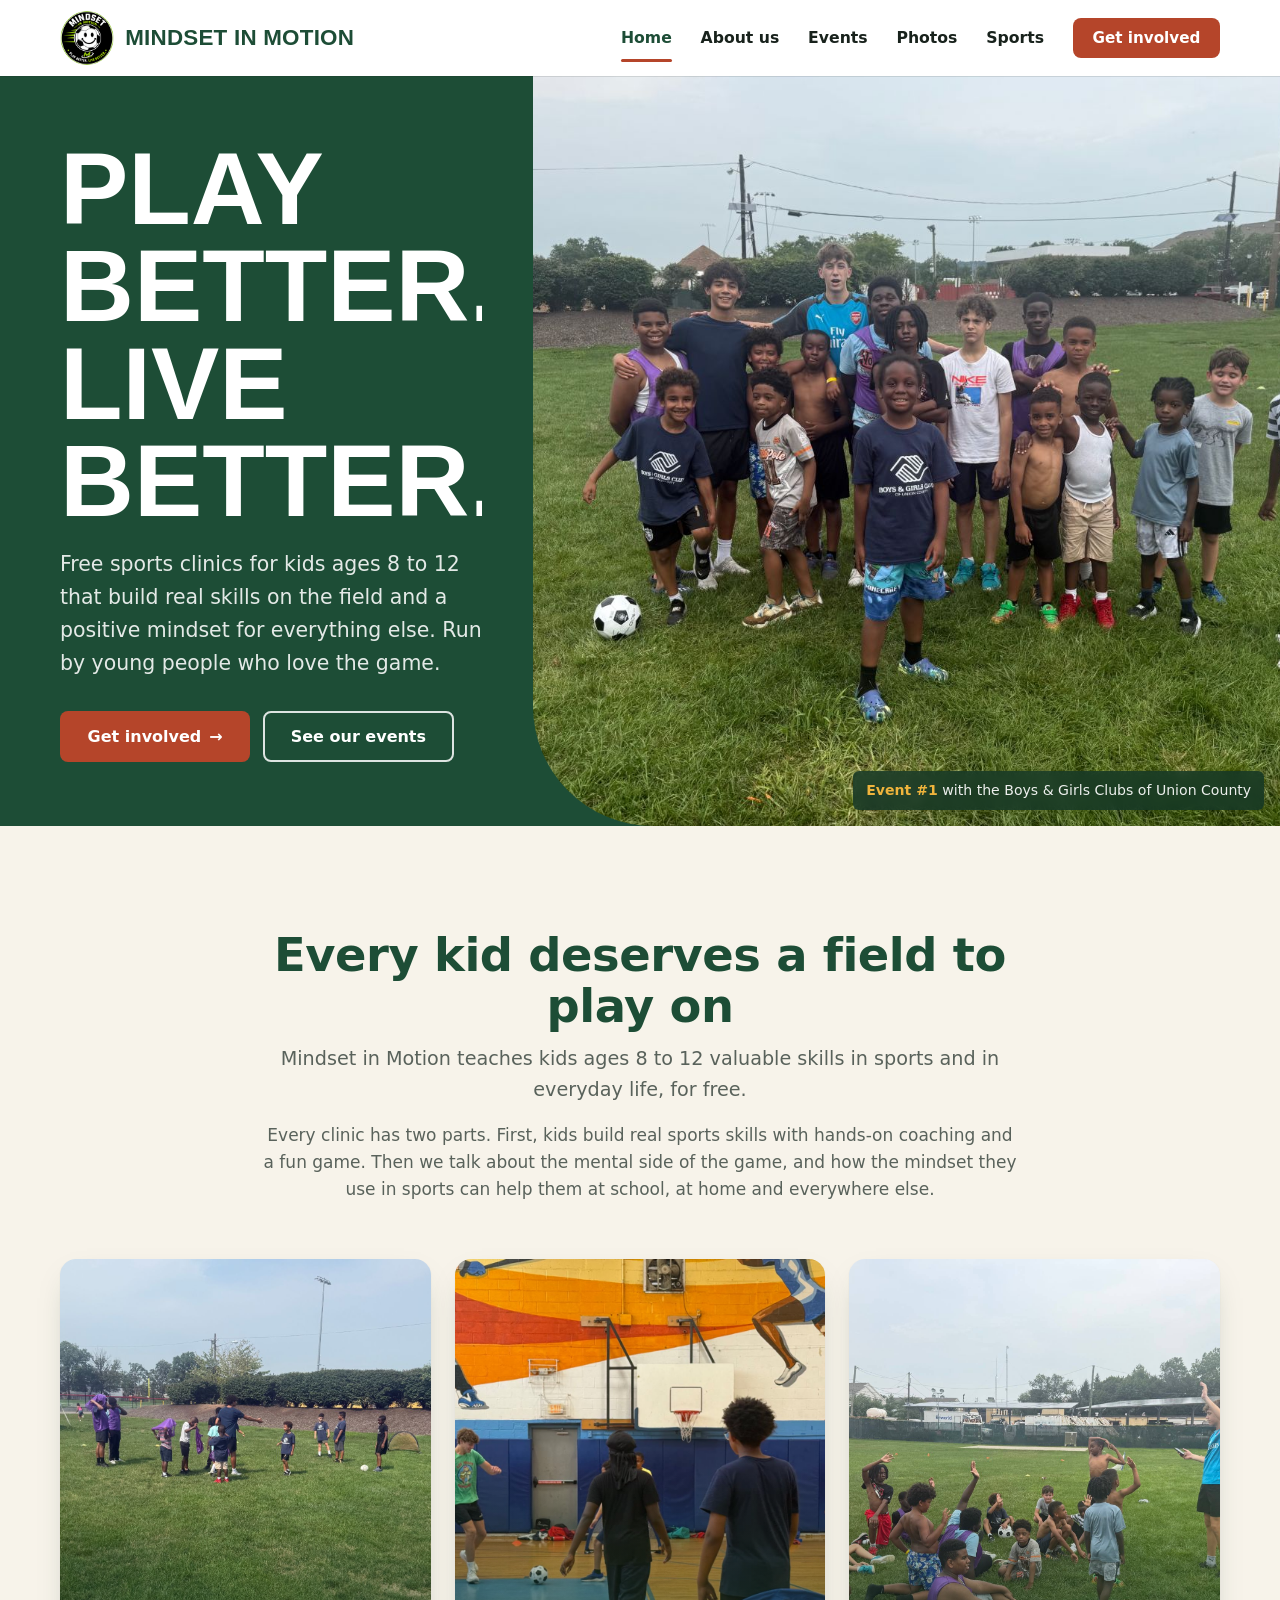
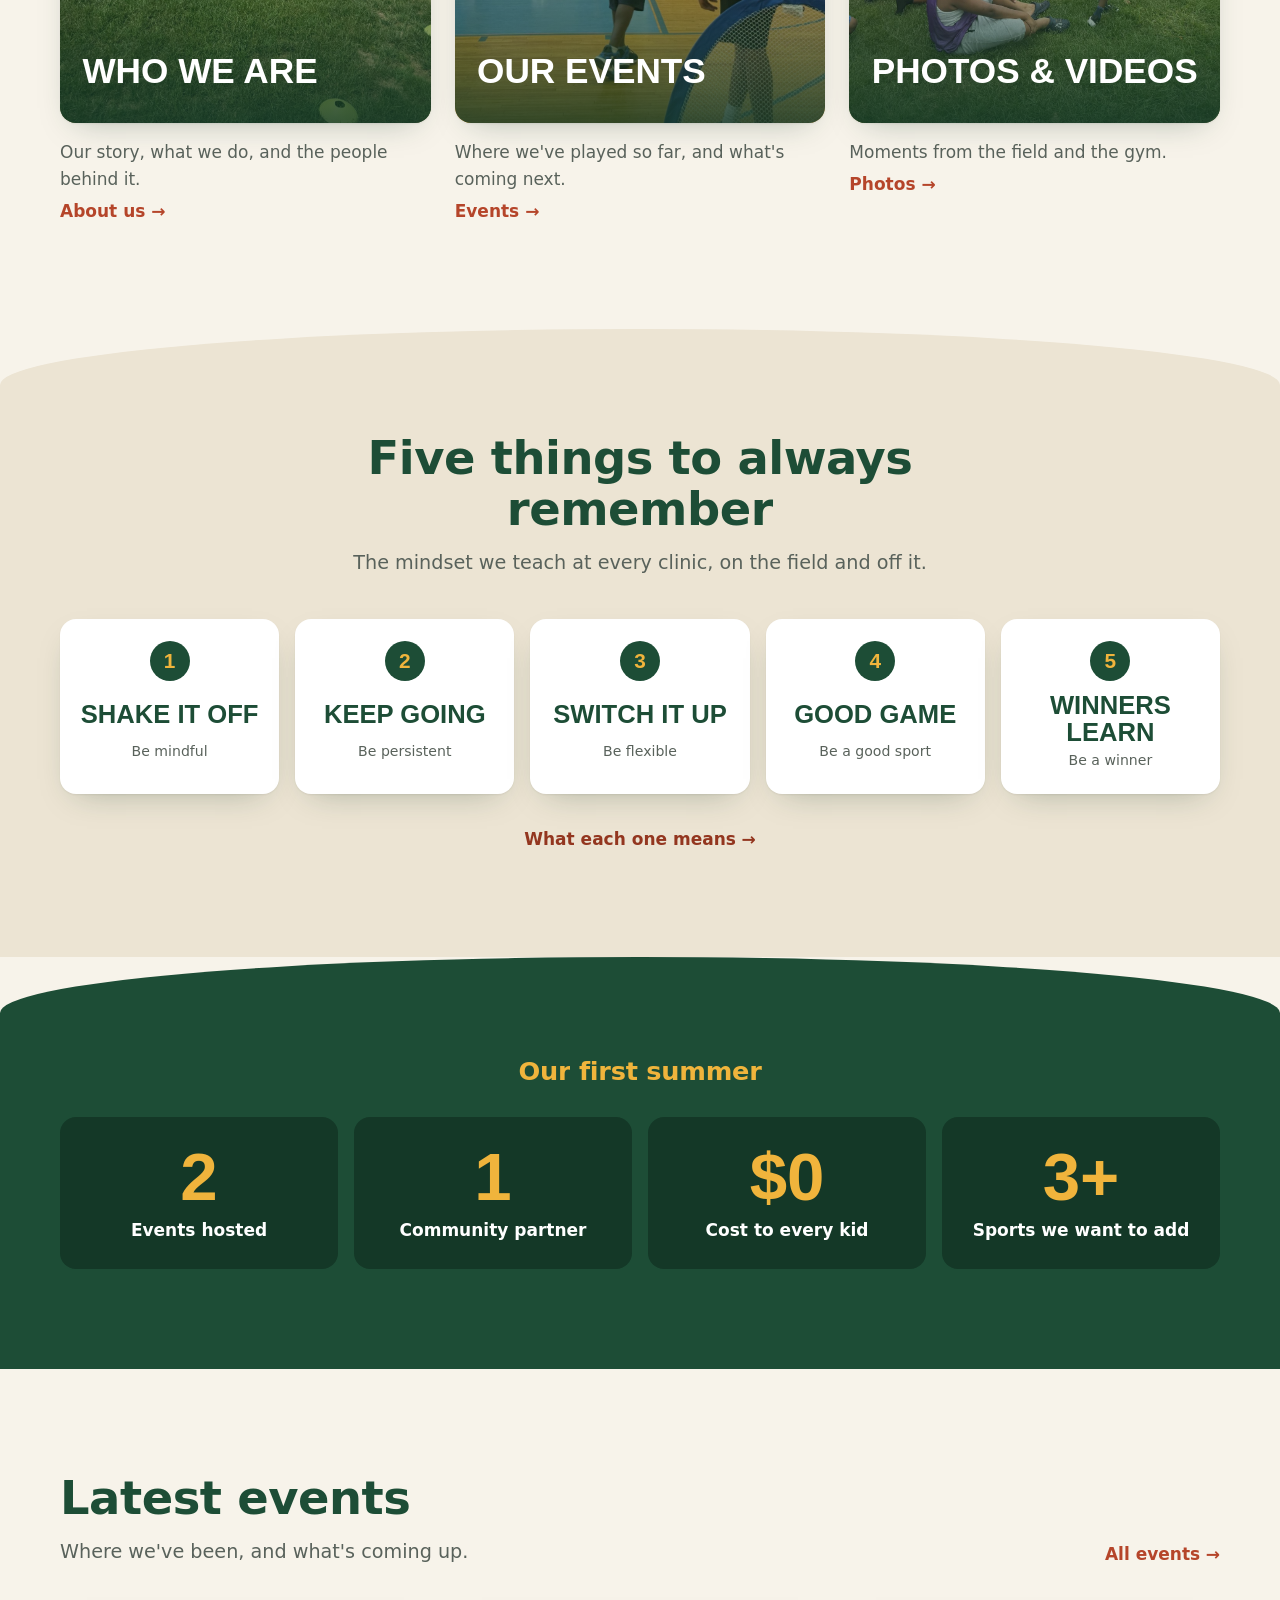
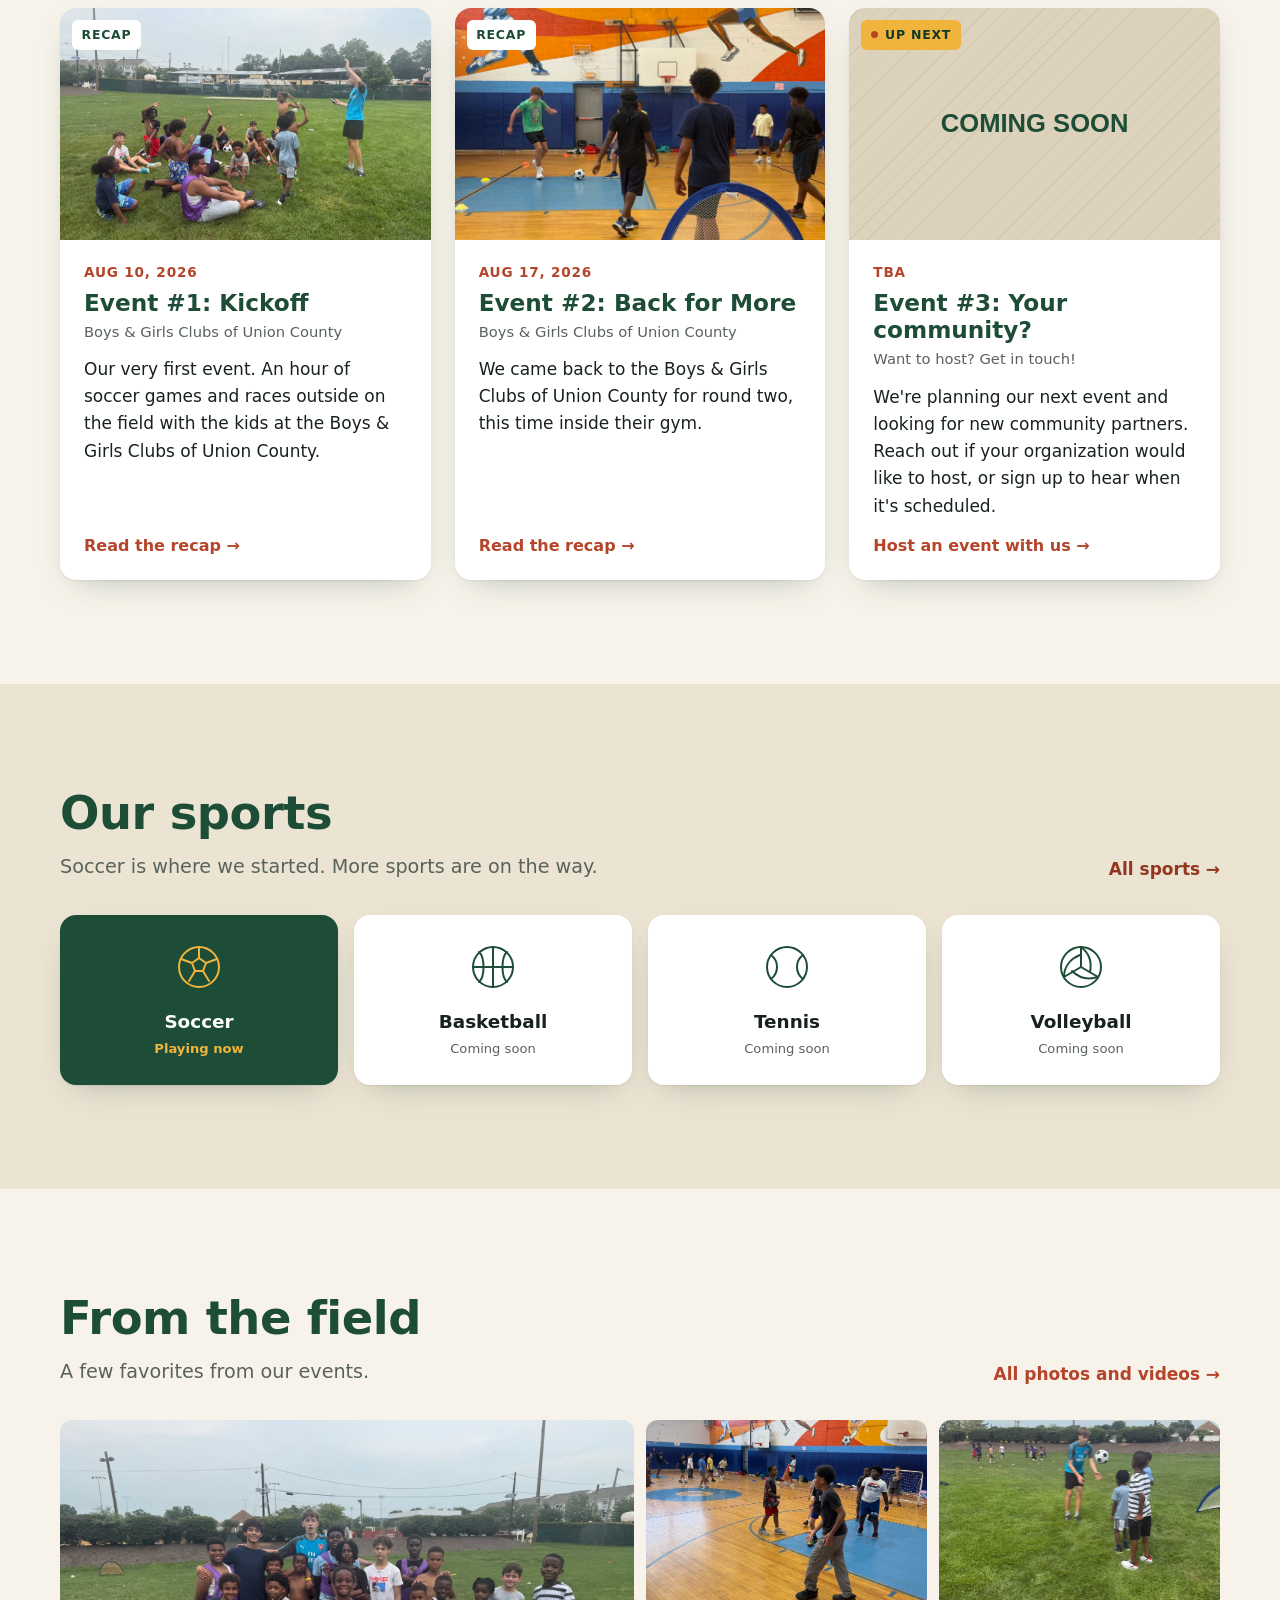
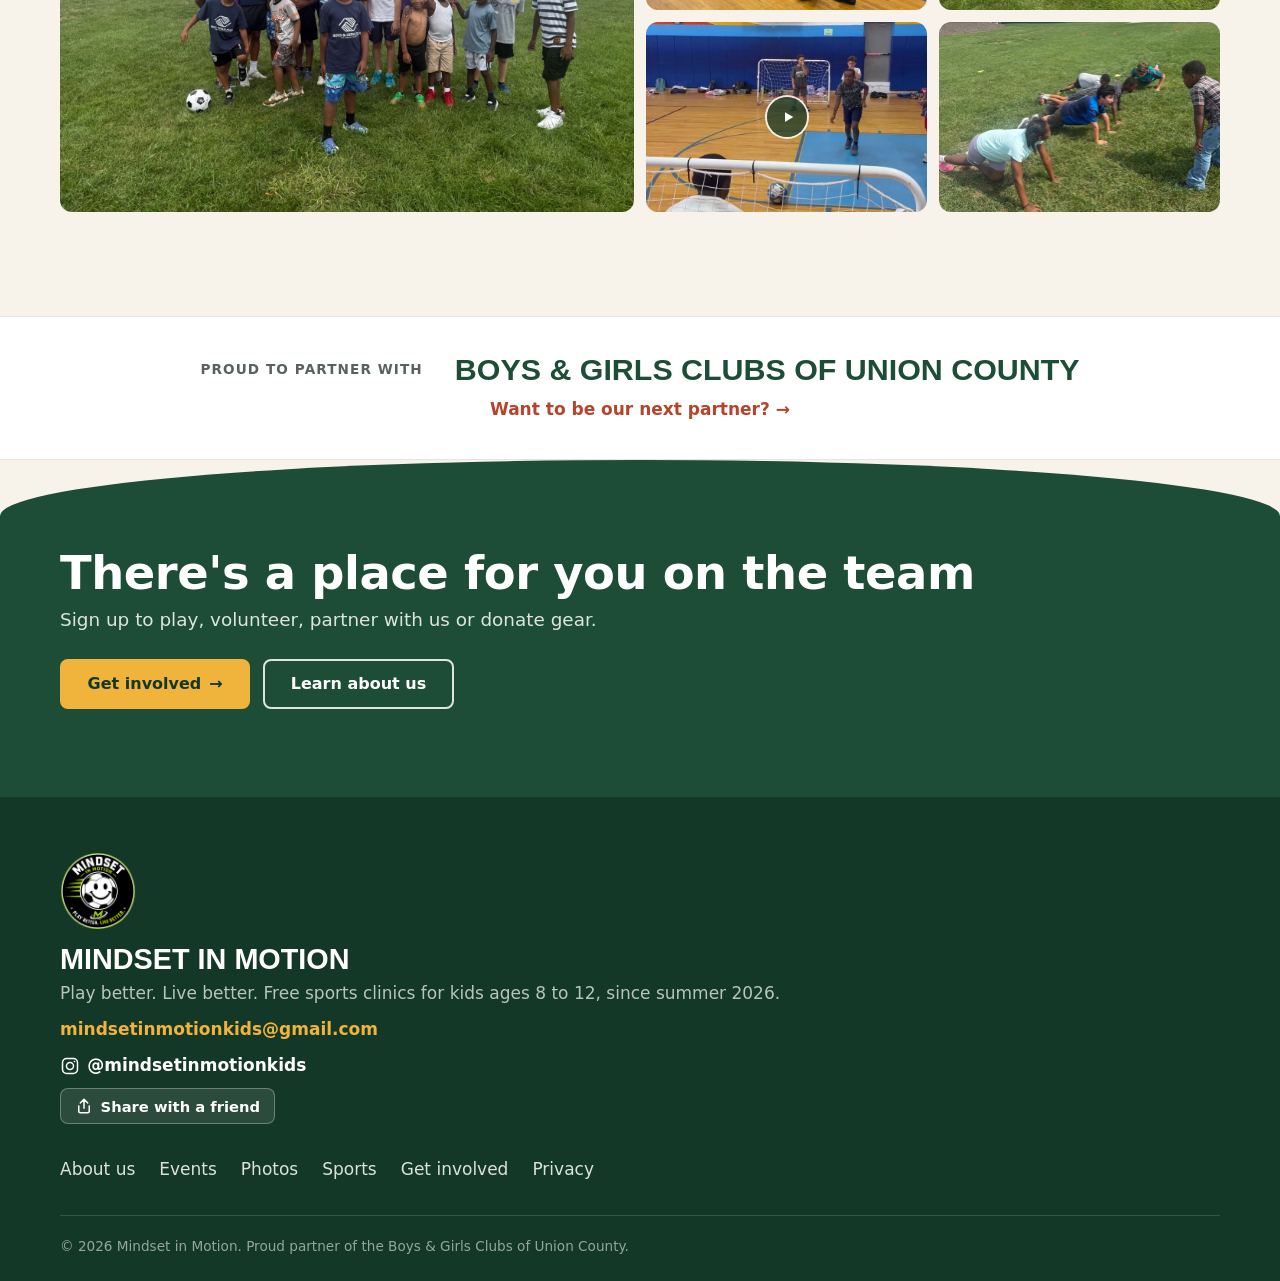
<file: index.html>
<!doctype html>
<html lang="en">
<head>
  <meta charset="utf-8">
  <meta http-equiv="Content-Security-Policy" content="default-src 'self'; script-src 'self'; style-src 'self' 'unsafe-inline' https://fonts.googleapis.com; font-src https://fonts.gstatic.com; img-src 'self'; media-src 'self'; connect-src https://formsubmit.co; form-action 'self'; frame-src 'none'; object-src 'none'; base-uri 'self'; upgrade-insecure-requests">
  <meta name="referrer" content="strict-origin-when-cross-origin">
  <meta name="viewport" content="width=device-width, initial-scale=1">
  <title>Mindset in Motion | Free sports clinics for kids</title>
  <meta name="description" content="Mindset in Motion runs free sports clinics for kids ages 8 to 12 that build sports skills and life skills. Play better, live better.">
  <link rel="canonical" href="https://mindsetinmotionkids.org/">
  <meta property="og:type" content="website">
  <meta property="og:site_name" content="Mindset in Motion">
  <meta property="og:title" content="Mindset in Motion | Free sports clinics for kids">
  <meta property="og:description" content="Mindset in Motion runs free sports clinics for kids ages 8 to 12 that build sports skills and life skills. Play better, live better.">
  <meta property="og:url" content="https://mindsetinmotionkids.org/">
  <meta property="og:image" content="https://mindsetinmotionkids.org/photos/team-photo.jpg">
  <meta name="twitter:card" content="summary_large_image">
  <meta name="theme-color" content="#1d4d36">
  <link rel="apple-touch-icon" href="brand/logo-160.png">
  <link rel="preconnect" href="https://fonts.googleapis.com">
  <link rel="preconnect" href="https://fonts.gstatic.com" crossorigin>
  <link href="https://fonts.googleapis.com/css2?family=Barlow+Condensed:wght@700;800&family=Barlow+Semi+Condensed:wght@600;700&family=Barlow:wght@400;500;600;700&display=swap" rel="stylesheet">
  <link rel="stylesheet" href="styles.css">
  <link rel="preload" as="image" href="photos/team-photo.jpg" fetchpriority="high">
  <link rel="icon" type="image/png" href="brand/logo-64.png">
  <script type="application/ld+json">
  {"@context":"https://schema.org","@type":"NGO","name":"Mindset in Motion","url":"https://mindsetinmotionkids.org/","logo":"https://mindsetinmotionkids.org/brand/logo-600.png","slogan":"Play better, live better.","description":"Free sports clinics for kids ages 8 to 12 that build sports skills and life skills.","email":"mindsetinmotionkids@gmail.com","founder":{"@type":"Person","name":"Sebastian Steketee"},"foundingDate":"2026","sameAs":["https://www.instagram.com/mindsetinmotionkids/"]}
  </script>
</head>
<body data-page="index">
<a class="skip" href="#main">Skip to content</a>

<header class="nav" id="top">
  <div class="wrap nav-inner">
    <a href="index.html" class="logo" aria-label="Mindset in Motion home">
      <img class="crest" src="brand/logo-160.png" alt="" width="54" height="54">
      <span class="logo-text">Mindset in Motion</span>
    </a>
    <button class="nav-toggle" aria-label="Open menu" aria-expanded="false"><span></span><span></span><span></span></button>
    <nav class="nav-links" aria-label="Main">
      <a href="index.html" class="active" aria-current="page">Home</a>
      <a href="about.html">About us</a>
      <a href="events.html">Events</a>
      <a href="photos.html">Photos</a>
      <a href="sports.html">Sports</a>
      <a href="get-involved.html" class="btn btn-clay btn-sm">Get involved</a>
      <span class="nav-indicator" aria-hidden="true"></span>
    </nav>
  </div>
  <div class="progress" aria-hidden="true"></div>
</header>

<main id="main">
  <!-- HERO -->
  <section class="hero">
    <div class="hero-copy">
      <h1 class="hero-title"><span class="line"><span>Play better.</span></span> <span class="line"><span>Live better.</span></span></h1>
      <p>Free sports clinics for kids ages 8 to 12 that build real skills on the field and a positive mindset for everything else. Run by young people who love the game.</p>
      <div class="hero-cta">
        <a href="get-involved.html" class="btn btn-clay">Get involved <span class="arr" aria-hidden="true">→</span></a>
        <a href="events.html" class="btn btn-ghost">See our events</a>
      </div>
    </div>
    <div class="hero-media">
      <img class="hero-img" src="photos/team-photo.jpg" alt="Kids from the Boys &amp; Girls Clubs with the Mindset in Motion team on the field" fetchpriority="high">
      <p class="hero-caption"><strong>Event #1</strong> with the Boys &amp; Girls Clubs of Union County</p>
    </div>
  </section>

  <!-- INTRO + PAGE TILES -->
  <section class="section intro">
    <div class="wrap narrow center">
      <h2>Every kid deserves a field to play on</h2>
      <p class="lead">Mindset in Motion teaches kids ages 8 to 12 valuable skills in sports and in everyday life, for free.</p>
      <p>Every clinic has two parts. First, kids build real sports skills with hands-on coaching and a fun game. Then we talk about the mental side of the game, and how the mindset they use in sports can help them at school, at home and everywhere else.</p>
    </div>
    <div class="wrap tiles">
      <a class="tile" href="about.html">
        <div class="tile-photo"><img src="photos/pinnies.jpg" alt="" loading="lazy"><div class="tile-label"><h3>Who we are</h3></div></div>
        <p>Our story, what we do, and the people behind it. <span class="tile-more">About us <span class="arr" aria-hidden="true">→</span></span></p>
      </a>
      <a class="tile" href="events.html">
        <div class="tile-photo"><img src="photos/event2-demo.jpg" alt="" loading="lazy"><div class="tile-label"><h3>Our events</h3></div></div>
        <p>Where we've played so far, and what's coming next. <span class="tile-more">Events <span class="arr" aria-hidden="true">→</span></span></p>
      </a>
      <a class="tile" href="photos.html">
        <div class="tile-photo"><img src="photos/huddle.jpg" alt="" loading="lazy"><div class="tile-label"><h3>Photos &amp; videos</h3></div></div>
        <p>Moments from the field and the gym. <span class="tile-more">Photos <span class="arr" aria-hidden="true">→</span></span></p>
      </a>
    </div>
  </section>

  <!-- THE FIVE RULES (short version; full version on About) -->
  <section class="section section-sand curve-top">
    <div class="wrap">
      <div class="center narrow">
        <h2>Five things to always remember</h2>
        <p class="lead">The mindset we teach at every clinic, on the field and off it.</p>
      </div>
      <ol class="rules-mini">
        <li><span class="rule-n">1</span><strong>Shake it off</strong><span>Be mindful</span></li>
        <li><span class="rule-n">2</span><strong>Keep going</strong><span>Be persistent</span></li>
        <li><span class="rule-n">3</span><strong>Switch it up</strong><span>Be flexible</span></li>
        <li><span class="rule-n">4</span><strong>Good game</strong><span>Be a good sport</span></li>
        <li><span class="rule-n">5</span><strong>Winners learn</strong><span>Be a winner</span></li>
      </ol>
      <p class="center more-link"><a class="see-all" href="about.html#mindset">What each one means <span class="arr" aria-hidden="true">→</span></a></p>
    </div>
  </section>

  <!-- IMPACT BAND -->
  <section class="impact">
    <div class="wrap">
      <h2>Our first summer</h2>
      <dl class="impact-stats">
        <div><dd data-count="2">0</dd><dt>Events hosted</dt></div>
        <div><dd data-count="1">0</dd><dt>Community partner</dt></div>
        <div><dd>$<span data-count="0">0</span></dd><dt>Cost to every kid</dt></div>
        <div><dd><span data-count="3">0</span>+</dd><dt>Sports we want to add</dt></div>
      </dl>
    </div>
  </section>

  <!-- LATEST EVENTS -->
  <section class="section">
    <div class="wrap">
      <div class="section-head">
        <div>
          <h2>Latest events</h2>
          <p class="lead">Where we've been, and what's coming up.</p>
        </div>
        <a class="see-all" href="events.html">All events <span class="arr" aria-hidden="true">→</span></a>
      </div>
      <div class="event-cards" id="timeline"></div>
    </div>
  </section>

  <!-- SPORTS -->
  <section class="section section-sand">
    <div class="wrap">
      <div class="section-head">
        <div>
          <h2>Our sports</h2>
          <p class="lead">Soccer is where we started. More sports are on the way.</p>
        </div>
        <a class="see-all" href="sports.html">All sports <span class="arr" aria-hidden="true">→</span></a>
      </div>
      <div class="sport-tiles" id="sportTiles"></div>
    </div>
  </section>

  <!-- PHOTO STRIP -->
  <section class="section">
    <div class="wrap">
      <div class="section-head">
        <div>
          <h2>From the field</h2>
          <p class="lead">A few favorites from our events.</p>
        </div>
        <a class="see-all" href="photos.html">All photos and videos <span class="arr" aria-hidden="true">→</span></a>
      </div>
      <div class="photo-strip" id="photoStrip"></div>
    </div>
  </section>

  <!-- PARTNER STRIP -->
  <section class="partner">
    <div class="wrap partner-inner">
      <p class="partner-kicker">Proud to partner with</p>
      <p class="partner-name">Boys &amp; Girls Clubs of Union County</p>
      <a href="get-involved.html?type=Partner" class="partner-link">Want to be our next partner? <span class="arr" aria-hidden="true">→</span></a>
    </div>
  </section>

  <section class="cta-band">
    <div class="wrap cta-inner">
      <div>
        <h2>There's a place for you on the team</h2>
        <p>Sign up to play, volunteer, partner with us or donate gear.</p>
      </div>
      <div class="cta-btns">
        <a href="get-involved.html" class="btn btn-sun">Get involved <span class="arr" aria-hidden="true">→</span></a>
        <a href="about.html" class="btn btn-ghost">Learn about us</a>
      </div>
    </div>
  </section>
</main>

<footer class="footer">
  <div class="wrap footer-inner">
    <div>
      <img class="footer-logo" src="brand/logo-160.png" alt="Mindset in Motion logo" width="76" height="76" loading="lazy">
      <p class="footer-name">Mindset in Motion</p>
      <p class="footer-tag">Play better. Live better. Free sports clinics for kids ages 8 to 12, since summer 2026.</p>
      <a class="footer-mail" href="mailto:mindsetinmotionkids@gmail.com">mindsetinmotionkids@gmail.com</a>
      <a class="footer-ig" href="https://www.instagram.com/mindsetinmotionkids/" target="_blank" rel="noopener"><svg viewBox="0 0 24 24" aria-hidden="true"><rect x="3" y="3" width="18" height="18" rx="5"/><circle cx="12" cy="12" r="4.2"/><circle cx="17.4" cy="6.6" r="1" class="dot"/></svg>@mindsetinmotionkids</a>
      <button type="button" class="share-btn"><svg viewBox="0 0 24 24" aria-hidden="true"><path d="M12 15V3M7 8l5-5 5 5"/><path d="M5 12v7a2 2 0 0 0 2 2h10a2 2 0 0 0 2-2v-7"/></svg>Share with a friend</button>
    </div>
    <nav class="footer-links" aria-label="Footer">
      <a href="about.html">About us</a>
      <a href="events.html">Events</a>
      <a href="photos.html">Photos</a>
      <a href="sports.html">Sports</a>
      <a href="get-involved.html">Get involved</a>
      <a href="privacy.html">Privacy</a>
    </nav>
  </div>
  <div class="wrap footer-copy">&copy; <span id="year"></span> Mindset in Motion. Proud partner of the Boys &amp; Girls Clubs of Union County.</div>
</footer>

<button class="to-top" id="toTop" aria-label="Back to top"><svg viewBox="0 0 24 24" aria-hidden="true"><path d="M12 19V5M5 12l7-7 7 7"/></svg></button>
<div class="toast" id="toast" role="status" aria-live="polite"></div>

<!-- LIGHTBOX -->
<div class="lightbox" id="lightbox" hidden role="dialog" aria-modal="true" aria-label="Photo viewer">
  <p class="lb-count" id="lbCount"></p>
  <button class="lb-close" aria-label="Close">Close ✕</button>
  <button class="lb-prev" aria-label="Previous photo">←</button>
  <figure>
    <div class="lb-media" id="lbMedia"></div>
    <figcaption id="lbCaption"></figcaption>
  </figure>
  <button class="lb-next" aria-label="Next photo">→</button>
</div>

<script src="script.js"></script>
</body>
</html>
</file>
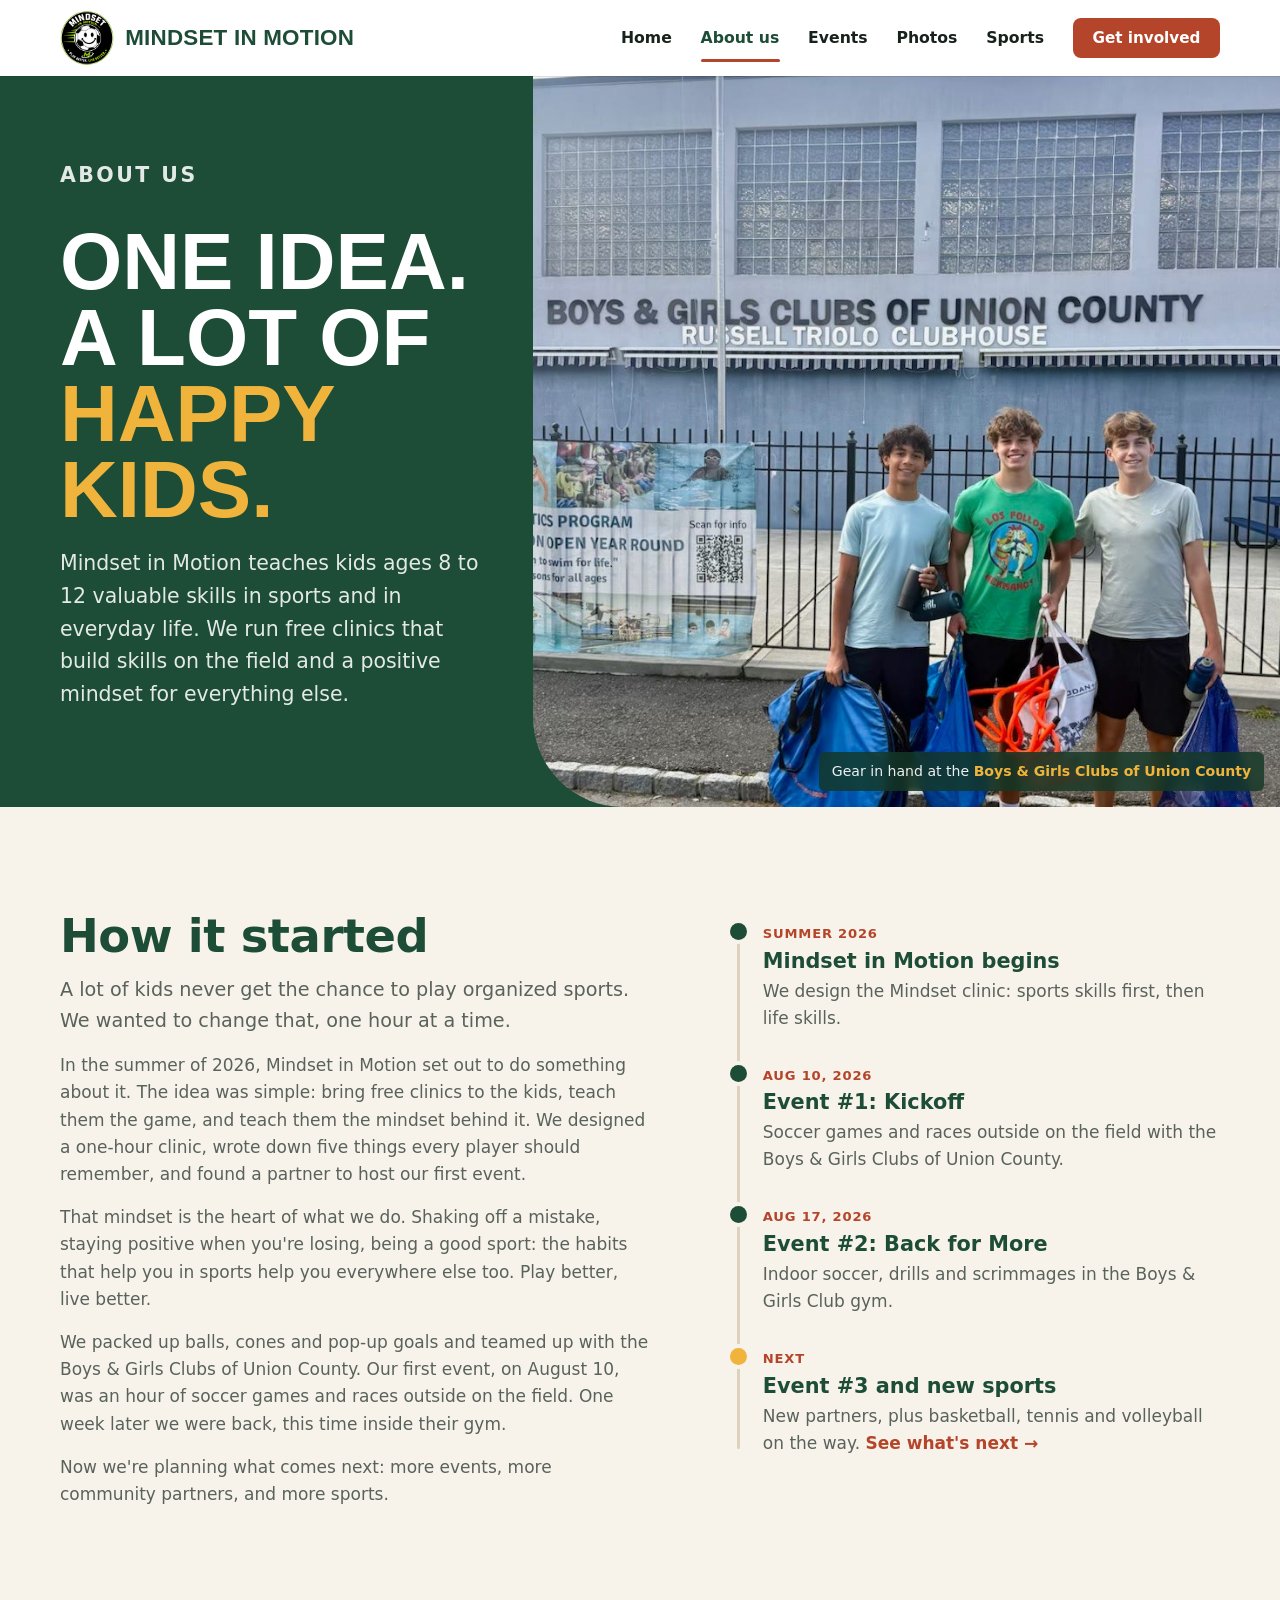
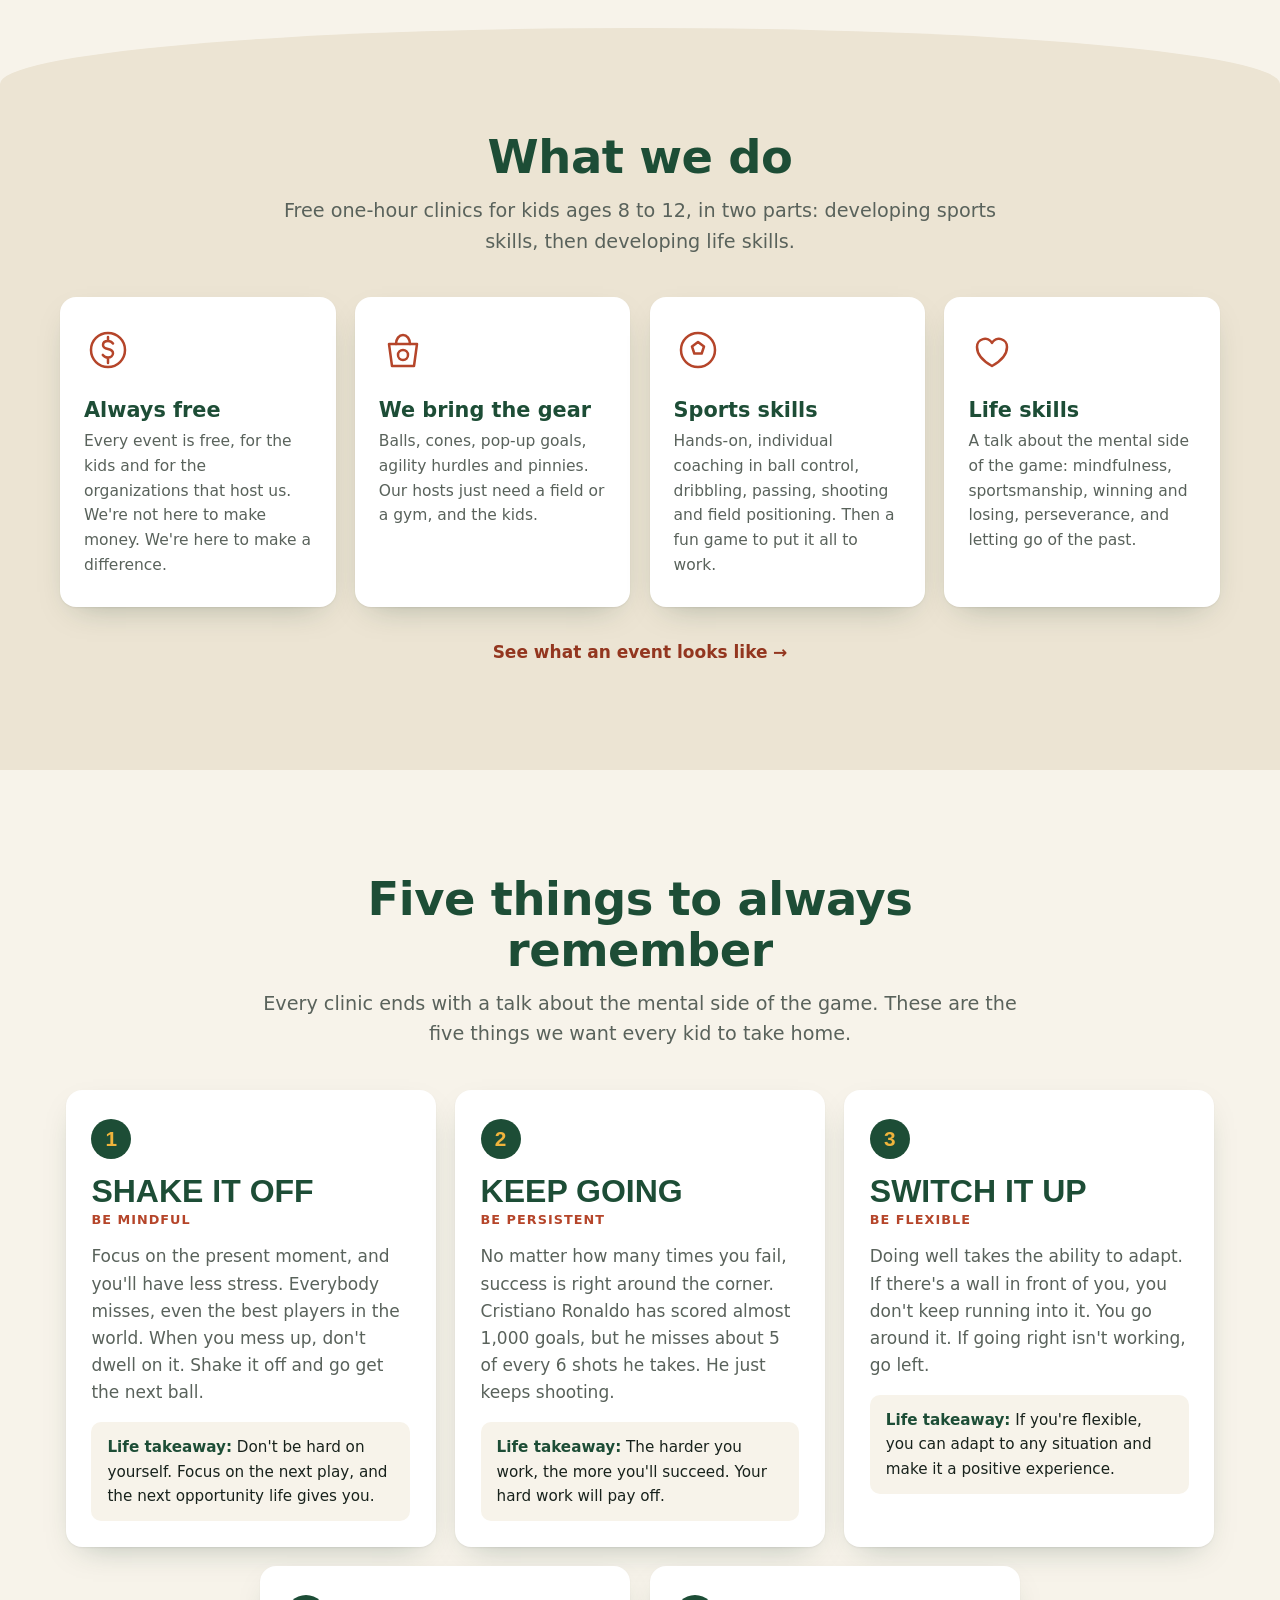
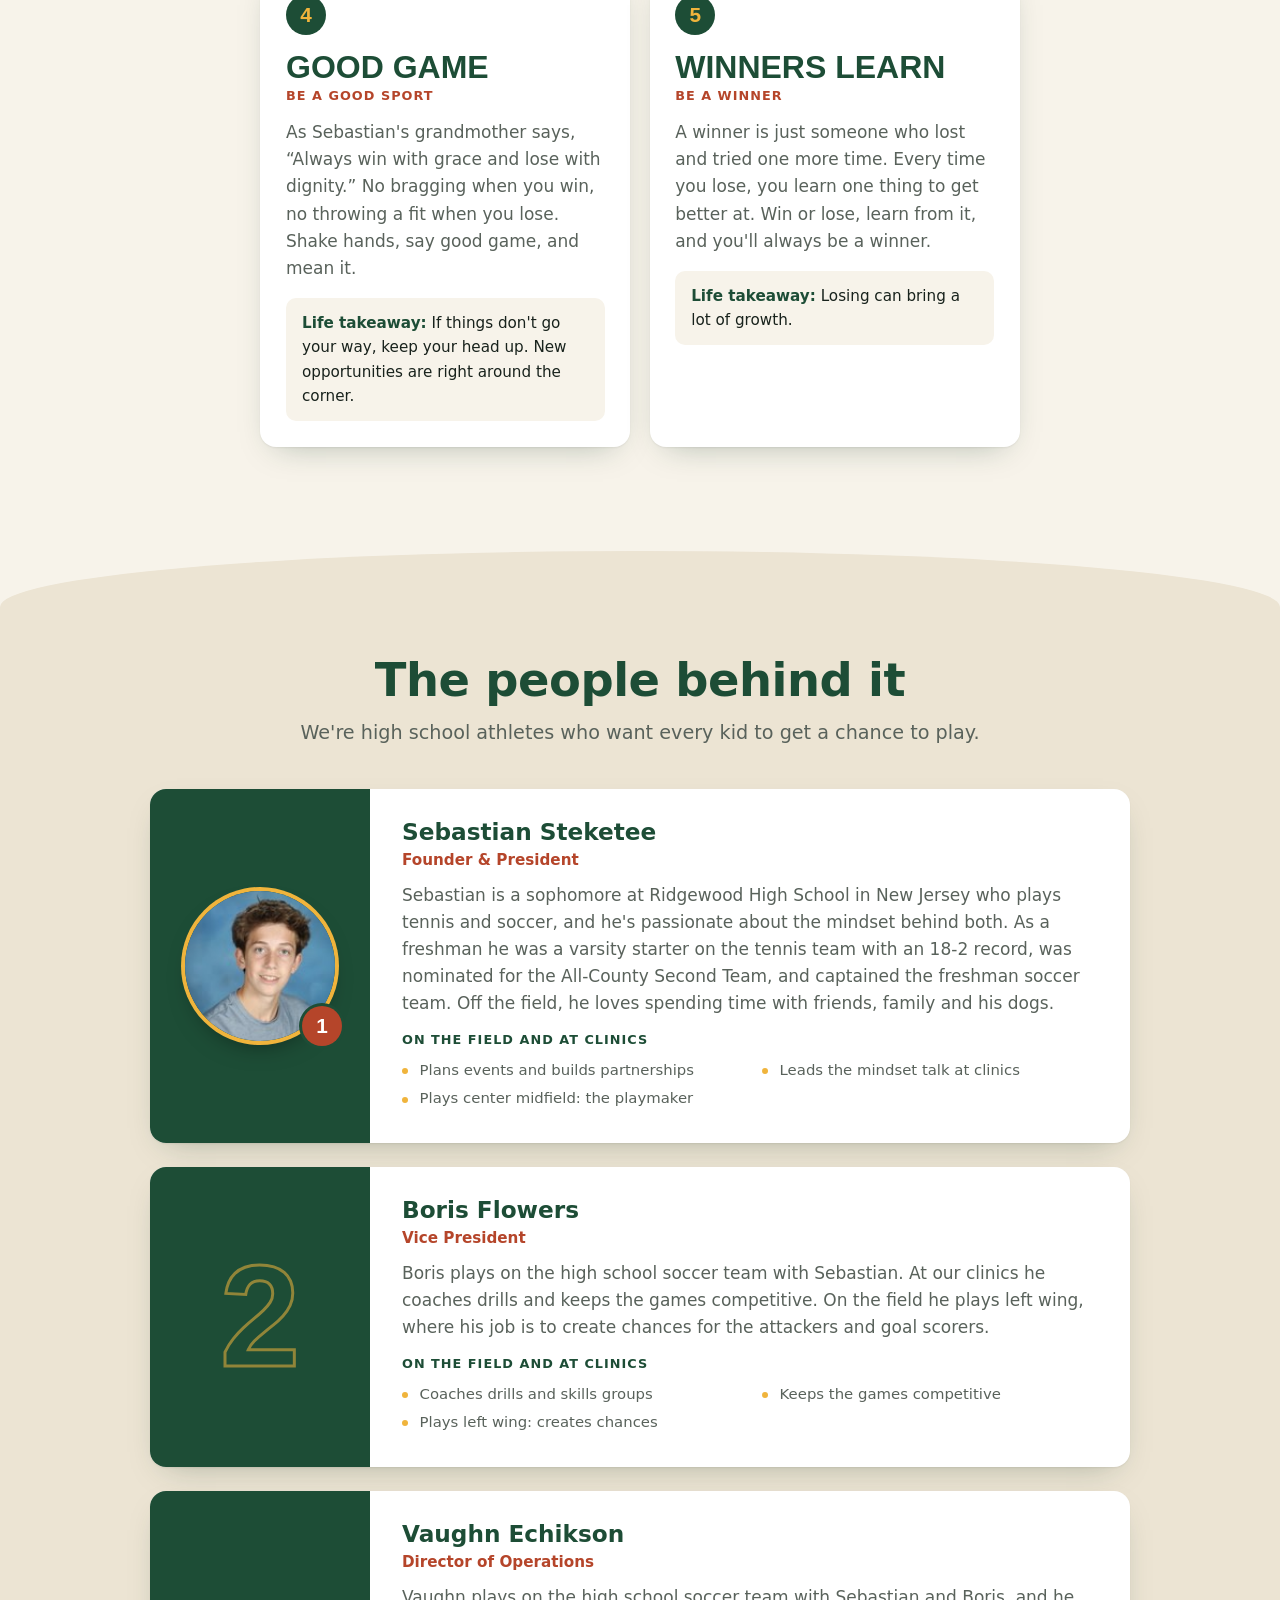
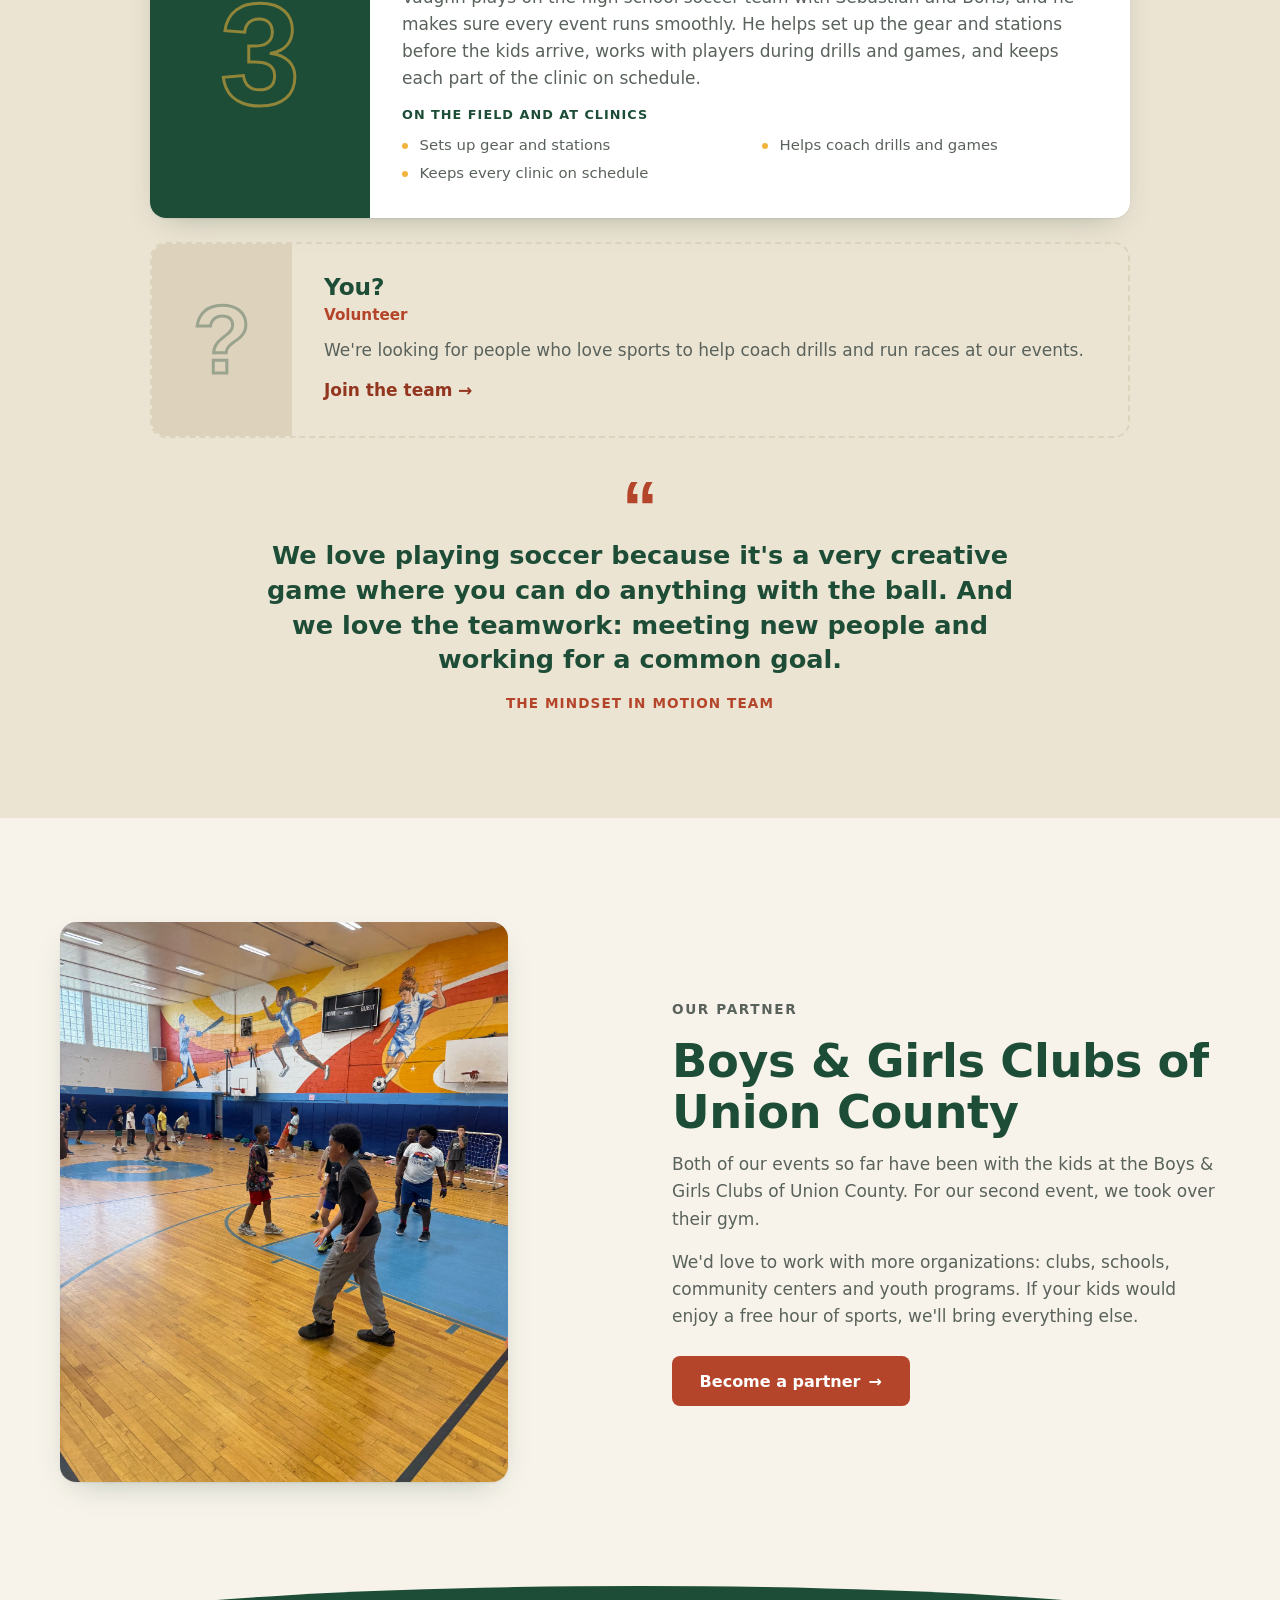
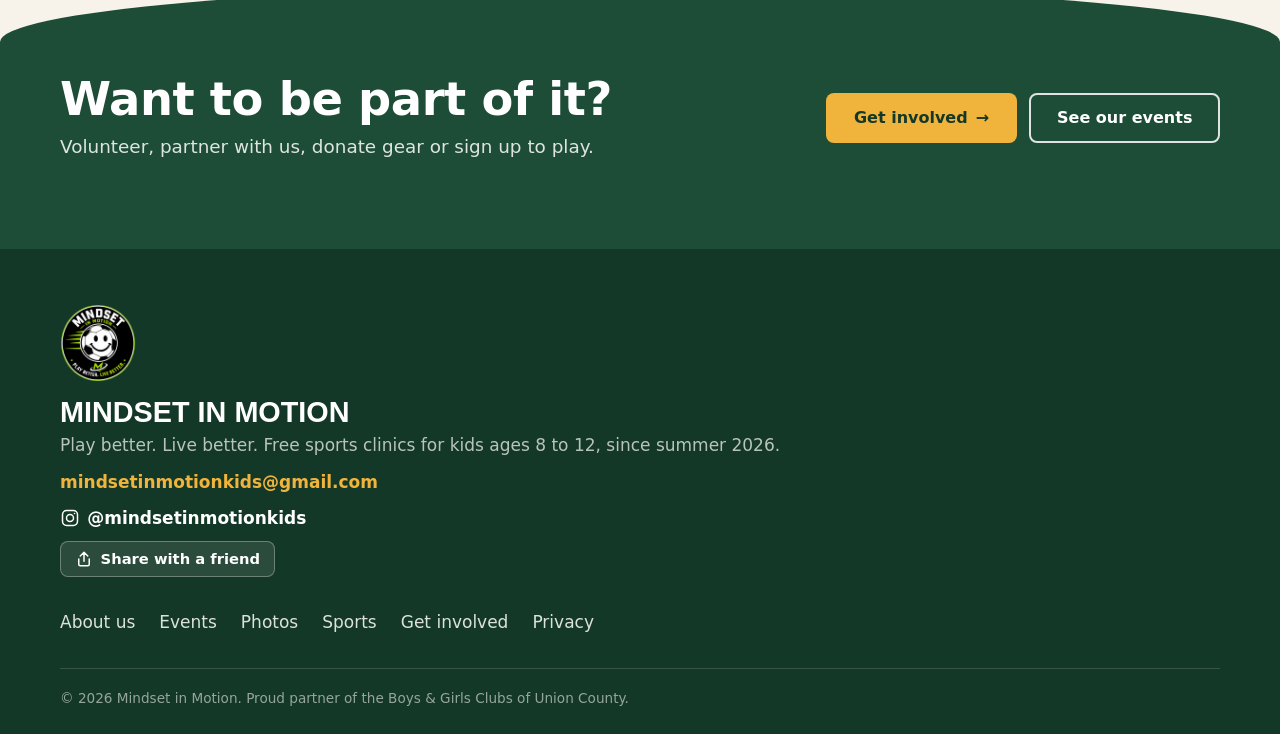
<file: about.html>
<!doctype html>
<html lang="en">
<head>
  <meta charset="utf-8">
  <meta http-equiv="Content-Security-Policy" content="default-src 'self'; script-src 'self'; style-src 'self' 'unsafe-inline' https://fonts.googleapis.com; font-src https://fonts.gstatic.com; img-src 'self'; media-src 'self'; connect-src https://formsubmit.co; form-action 'self'; frame-src 'none'; object-src 'none'; base-uri 'self'; upgrade-insecure-requests">
  <meta name="referrer" content="strict-origin-when-cross-origin">
  <meta name="viewport" content="width=device-width, initial-scale=1">
  <title>About us | Mindset in Motion</title>
  <meta name="description" content="How Mindset in Motion started, how our clinics work, the five things we teach, and the people behind it.">
  <link rel="canonical" href="https://mindsetinmotionkids.org/about.html">
  <meta property="og:type" content="website">
  <meta property="og:site_name" content="Mindset in Motion">
  <meta property="og:title" content="About us | Mindset in Motion">
  <meta property="og:description" content="How Mindset in Motion started, how our clinics work, the five things we teach, and the people behind it.">
  <meta property="og:url" content="https://mindsetinmotionkids.org/about.html">
  <meta property="og:image" content="https://mindsetinmotionkids.org/photos/event2-arrival.jpg">
  <meta name="twitter:card" content="summary_large_image">
  <meta name="theme-color" content="#1d4d36">
  <link rel="apple-touch-icon" href="brand/logo-160.png">
  <link rel="preconnect" href="https://fonts.googleapis.com">
  <link rel="preconnect" href="https://fonts.gstatic.com" crossorigin>
  <link href="https://fonts.googleapis.com/css2?family=Barlow+Condensed:wght@700;800&family=Barlow+Semi+Condensed:wght@600;700&family=Barlow:wght@400;500;600;700&display=swap" rel="stylesheet">
  <link rel="stylesheet" href="styles.css">
  <link rel="preload" as="image" href="photos/event2-arrival.jpg" fetchpriority="high">
  <link rel="icon" type="image/png" href="brand/logo-64.png">
</head>
<body data-page="about">
<a class="skip" href="#main">Skip to content</a>

<header class="nav" id="top">
  <div class="wrap nav-inner">
    <a href="index.html" class="logo" aria-label="Mindset in Motion home">
      <img class="crest" src="brand/logo-160.png" alt="" width="54" height="54">
      <span class="logo-text">Mindset in Motion</span>
    </a>
    <button class="nav-toggle" aria-label="Open menu" aria-expanded="false"><span></span><span></span><span></span></button>
    <nav class="nav-links" aria-label="Main">
      <a href="index.html">Home</a>
      <a href="about.html" class="active" aria-current="page">About us</a>
      <a href="events.html">Events</a>
      <a href="photos.html">Photos</a>
      <a href="sports.html">Sports</a>
      <a href="get-involved.html" class="btn btn-clay btn-sm">Get involved</a>
      <span class="nav-indicator" aria-hidden="true"></span>
    </nav>
  </div>
  <div class="progress" aria-hidden="true"></div>
</header>

<main id="main">
  <section class="hero hero-sub">
    <div class="hero-copy">
      <p class="kicker">About us</p>
      <h1 class="hero-title"><span class="line"><span>One idea.</span></span> <span class="line"><span>A lot of</span></span> <span class="line"><span>happy kids.</span></span></h1>
      <p>Mindset in Motion teaches kids ages 8 to 12 valuable skills in sports and in everyday life. We run free clinics that build skills on the field and a positive mindset for everything else.</p>
    </div>
    <div class="hero-media">
      <img class="hero-img" src="photos/event2-arrival.jpg" alt="The Mindset in Motion team outside the Boys &amp; Girls Clubs of Union County with bags of gear" fetchpriority="high">
      <p class="hero-caption">Gear in hand at the <strong>Boys &amp; Girls Clubs of Union County</strong></p>
    </div>
  </section>

  <!-- STORY -->
  <section class="section">
    <div class="wrap story">
      <div class="story-text">
        <h2>How it started</h2>
        <p class="lead">A lot of kids never get the chance to play organized sports. We wanted to change that, one hour at a time.</p>
        <p>In the summer of 2026, Mindset in Motion set out to do something about it. The idea was simple: bring free clinics to the kids, teach them the game, and teach them the mindset behind it. We designed a one-hour clinic, wrote down five things every player should remember, and found a partner to host our first event.</p>
        <p>That mindset is the heart of what we do. Shaking off a mistake, staying positive when you're losing, being a good sport: the habits that help you in sports help you everywhere else too. Play better, live better.</p>
        <p>We packed up balls, cones and pop-up goals and teamed up with the Boys &amp; Girls Clubs of Union County. Our first event, on August 10, was an hour of soccer games and races outside on the field. One week later we were back, this time inside their gym.</p>
        <p>Now we're planning what comes next: more events, more community partners, and more sports.</p>
      </div>
      <ol class="timeline" aria-label="Our timeline">
        <li><span class="tl-date">Summer 2026</span><h3>Mindset in Motion begins</h3><p>We design the Mindset clinic: sports skills first, then life skills.</p></li>
        <li><span class="tl-date">Aug 10, 2026</span><h3>Event #1: Kickoff</h3><p>Soccer games and races outside on the field with the Boys &amp; Girls Clubs of Union County.</p></li>
        <li><span class="tl-date">Aug 17, 2026</span><h3>Event #2: Back for More</h3><p>Indoor soccer, drills and scrimmages in the Boys &amp; Girls Club gym.</p></li>
        <li class="tl-next"><span class="tl-date">Next</span><h3>Event #3 and new sports</h3><p>New partners, plus basketball, tennis and volleyball on the way. <a href="events.html">See what's next <span class="arr" aria-hidden="true">→</span></a></p></li>
      </ol>
    </div>
  </section>

  <!-- WHAT WE DO -->
  <section class="section section-sand curve-top">
    <div class="wrap">
      <div class="center narrow">
        <h2>What we do</h2>
        <p class="lead">Free one-hour clinics for kids ages 8 to 12, in two parts: developing sports skills, then developing life skills.</p>
      </div>
      <div class="features">
        <article class="feature">
          <svg viewBox="0 0 48 48" aria-hidden="true"><circle cx="24" cy="24" r="17"/><path d="M29 17.5c-1.2-1.6-3-2.5-5-2.5-3 0-5 1.6-5 4s2 3.4 5 4 5 1.8 5 4.2-2.2 4.3-5 4.3c-2.2 0-4-1-5.2-2.6M24 11v4M24 33v4"/></svg>
          <h3>Always free</h3>
          <p>Every event is free, for the kids and for the organizations that host us. We're not here to make money. We're here to make a difference.</p>
        </article>
        <article class="feature">
          <svg viewBox="0 0 48 48" aria-hidden="true"><path d="M10 18h28l-3 22H13z"/><path d="M17 18c0-5 3-9 7-9s7 4 7 9"/><circle cx="24" cy="29" r="5"/></svg>
          <h3>We bring the gear</h3>
          <p>Balls, cones, pop-up goals, agility hurdles and pinnies. Our hosts just need a field or a gym, and the kids.</p>
        </article>
        <article class="feature">
          <svg viewBox="0 0 48 48" aria-hidden="true"><circle cx="24" cy="24" r="17"/><path d="M24 16l6 4.5-2.3 7h-7.4l-2.3-7z"/></svg>
          <h3>Sports skills</h3>
          <p>Hands-on, individual coaching in ball control, dribbling, passing, shooting and field positioning. Then a fun game to put it all to work.</p>
        </article>
        <article class="feature">
          <svg viewBox="0 0 48 48" aria-hidden="true"><path d="M24 40c-9-5-15-11-15-19a8 8 0 0 1 15-4 8 8 0 0 1 15 4c0 8-6 14-15 19z"/></svg>
          <h3>Life skills</h3>
          <p>A talk about the mental side of the game: mindfulness, sportsmanship, winning and losing, perseverance, and letting go of the past.</p>
        </article>
      </div>
      <p class="center more-link"><a class="see-all" href="events.html#how">See what an event looks like <span class="arr" aria-hidden="true">→</span></a></p>
    </div>
  </section>

  <!-- THE MINDSET: five things to always remember -->
  <section class="section" id="mindset">
    <div class="wrap">
      <div class="center narrow">
        <h2>Five things to always remember</h2>
        <p class="lead">Every clinic ends with a talk about the mental side of the game. These are the five things we want every kid to take home.</p>
      </div>
      <div class="rules">
        <article class="rule">
          <span class="rule-n">1</span>
          <h3>Shake it off</h3>
          <span class="rule-formal">Be mindful</span>
          <p>Focus on the present moment, and you'll have less stress. Everybody misses, even the best players in the world. When you mess up, don't dwell on it. Shake it off and go get the next ball.</p>
          <p class="rule-take"><strong>Life takeaway:</strong> Don't be hard on yourself. Focus on the next play, and the next opportunity life gives you.</p>
        </article>
        <article class="rule">
          <span class="rule-n">2</span>
          <h3>Keep going</h3>
          <span class="rule-formal">Be persistent</span>
          <p>No matter how many times you fail, success is right around the corner. Cristiano Ronaldo has scored almost 1,000 goals, but he misses about 5 of every 6 shots he takes. He just keeps shooting.</p>
          <p class="rule-take"><strong>Life takeaway:</strong> The harder you work, the more you'll succeed. Your hard work will pay off.</p>
        </article>
        <article class="rule">
          <span class="rule-n">3</span>
          <h3>Switch it up</h3>
          <span class="rule-formal">Be flexible</span>
          <p>Doing well takes the ability to adapt. If there's a wall in front of you, you don't keep running into it. You go around it. If going right isn't working, go left.</p>
          <p class="rule-take"><strong>Life takeaway:</strong> If you're flexible, you can adapt to any situation and make it a positive experience.</p>
        </article>
        <article class="rule">
          <span class="rule-n">4</span>
          <h3>Good game</h3>
          <span class="rule-formal">Be a good sport</span>
          <p>As Sebastian's grandmother says, “Always win with grace and lose with dignity.” No bragging when you win, no throwing a fit when you lose. Shake hands, say good game, and mean it.</p>
          <p class="rule-take"><strong>Life takeaway:</strong> If things don't go your way, keep your head up. New opportunities are right around the corner.</p>
        </article>
        <article class="rule">
          <span class="rule-n">5</span>
          <h3>Winners learn</h3>
          <span class="rule-formal">Be a winner</span>
          <p>A winner is just someone who lost and tried one more time. Every time you lose, you learn one thing to get better at. Win or lose, learn from it, and you'll always be a winner.</p>
          <p class="rule-take"><strong>Life takeaway:</strong> Losing can bring a lot of growth.</p>
        </article>
      </div>
    </div>
  </section>

  <!-- PEOPLE -->
  <section class="section section-sand curve-top" id="people-section">
    <div class="wrap">
      <div class="center narrow">
        <h2>The people behind it</h2>
        <p class="lead">We're high school athletes who want every kid to get a chance to play.</p>
      </div>
      <div class="people" id="people"></div>
      <figure class="quote">
        <blockquote>We love playing soccer because it's a very creative game where you can do anything with the ball. And we love the teamwork: meeting new people and working for a common goal.</blockquote>
        <figcaption>The Mindset in Motion team</figcaption>
      </figure>
    </div>
  </section>

  <!-- PARTNER -->
  <section class="section">
    <div class="wrap split-feature">
      <div class="split-media"><img src="photos/event2-scrimmage.jpg" alt="Kids playing a scrimmage in the Boys &amp; Girls Club gym" loading="lazy"></div>
      <div class="split-copy">
        <p class="kicker kicker-clay">Our partner</p>
        <h2>Boys &amp; Girls Clubs of Union County</h2>
        <p>Both of our events so far have been with the kids at the Boys &amp; Girls Clubs of Union County. For our second event, we took over their gym.</p>
        <p>We'd love to work with more organizations: clubs, schools, community centers and youth programs. If your kids would enjoy a free hour of sports, we'll bring everything else.</p>
        <a href="get-involved.html?type=Partner" class="btn btn-clay">Become a partner <span class="arr" aria-hidden="true">→</span></a>
      </div>
    </div>
  </section>

  <section class="cta-band">
    <div class="wrap cta-inner">
      <div>
        <h2>Want to be part of it?</h2>
        <p>Volunteer, partner with us, donate gear or sign up to play.</p>
      </div>
      <div class="cta-btns">
        <a href="get-involved.html" class="btn btn-sun">Get involved <span class="arr" aria-hidden="true">→</span></a>
        <a href="events.html" class="btn btn-ghost">See our events</a>
      </div>
    </div>
  </section>
</main>

<footer class="footer">
  <div class="wrap footer-inner">
    <div>
      <img class="footer-logo" src="brand/logo-160.png" alt="Mindset in Motion logo" width="76" height="76" loading="lazy">
      <p class="footer-name">Mindset in Motion</p>
      <p class="footer-tag">Play better. Live better. Free sports clinics for kids ages 8 to 12, since summer 2026.</p>
      <a class="footer-mail" href="mailto:mindsetinmotionkids@gmail.com">mindsetinmotionkids@gmail.com</a>
      <a class="footer-ig" href="https://www.instagram.com/mindsetinmotionkids/" target="_blank" rel="noopener"><svg viewBox="0 0 24 24" aria-hidden="true"><rect x="3" y="3" width="18" height="18" rx="5"/><circle cx="12" cy="12" r="4.2"/><circle cx="17.4" cy="6.6" r="1" class="dot"/></svg>@mindsetinmotionkids</a>
      <button type="button" class="share-btn"><svg viewBox="0 0 24 24" aria-hidden="true"><path d="M12 15V3M7 8l5-5 5 5"/><path d="M5 12v7a2 2 0 0 0 2 2h10a2 2 0 0 0 2-2v-7"/></svg>Share with a friend</button>
    </div>
    <nav class="footer-links" aria-label="Footer">
      <a href="about.html">About us</a>
      <a href="events.html">Events</a>
      <a href="photos.html">Photos</a>
      <a href="sports.html">Sports</a>
      <a href="get-involved.html">Get involved</a>
      <a href="privacy.html">Privacy</a>
    </nav>
  </div>
  <div class="wrap footer-copy">&copy; <span id="year"></span> Mindset in Motion. Proud partner of the Boys &amp; Girls Clubs of Union County.</div>
</footer>

<button class="to-top" id="toTop" aria-label="Back to top"><svg viewBox="0 0 24 24" aria-hidden="true"><path d="M12 19V5M5 12l7-7 7 7"/></svg></button>
<div class="toast" id="toast" role="status" aria-live="polite"></div>

<!-- LIGHTBOX -->
<div class="lightbox" id="lightbox" hidden role="dialog" aria-modal="true" aria-label="Photo viewer">
  <p class="lb-count" id="lbCount"></p>
  <button class="lb-close" aria-label="Close">Close ✕</button>
  <button class="lb-prev" aria-label="Previous photo">←</button>
  <figure>
    <div class="lb-media" id="lbMedia"></div>
    <figcaption id="lbCaption"></figcaption>
  </figure>
  <button class="lb-next" aria-label="Next photo">→</button>
</div>

<script src="script.js"></script>
</body>
</html>
</file>
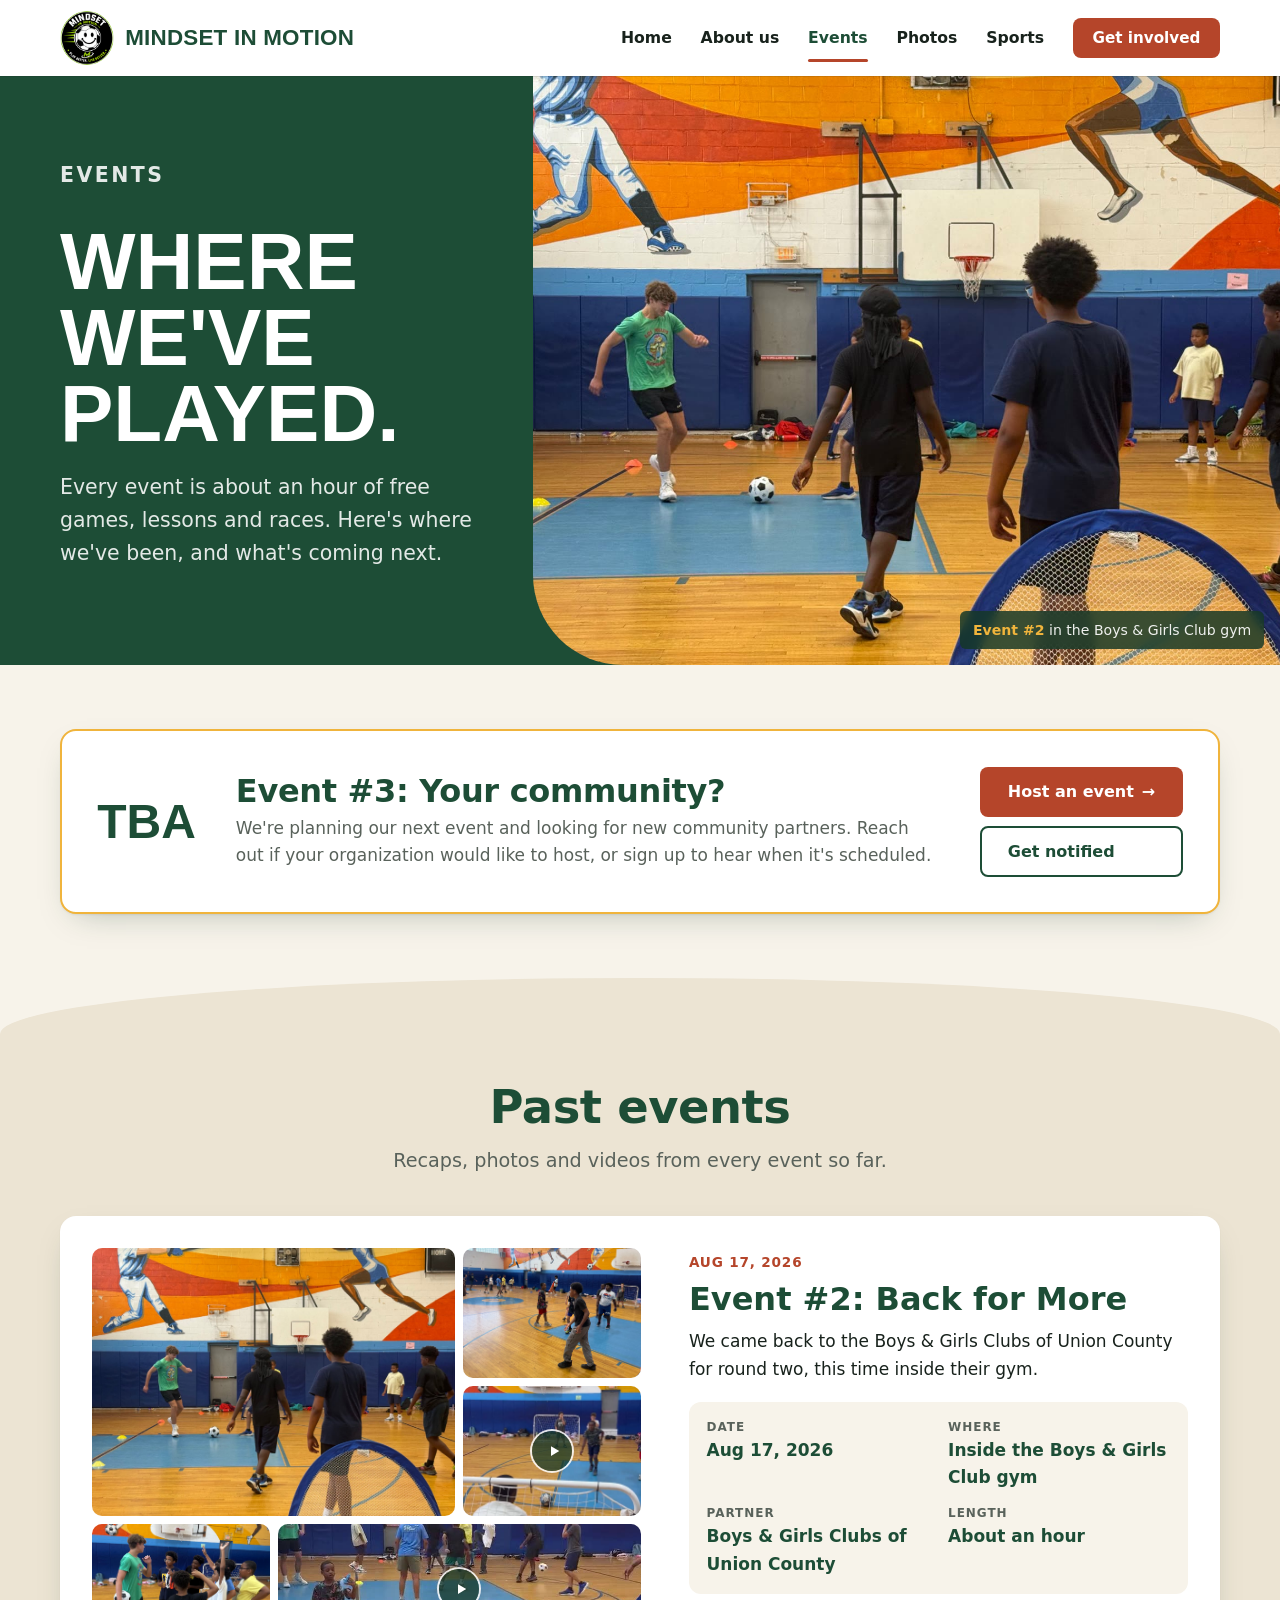
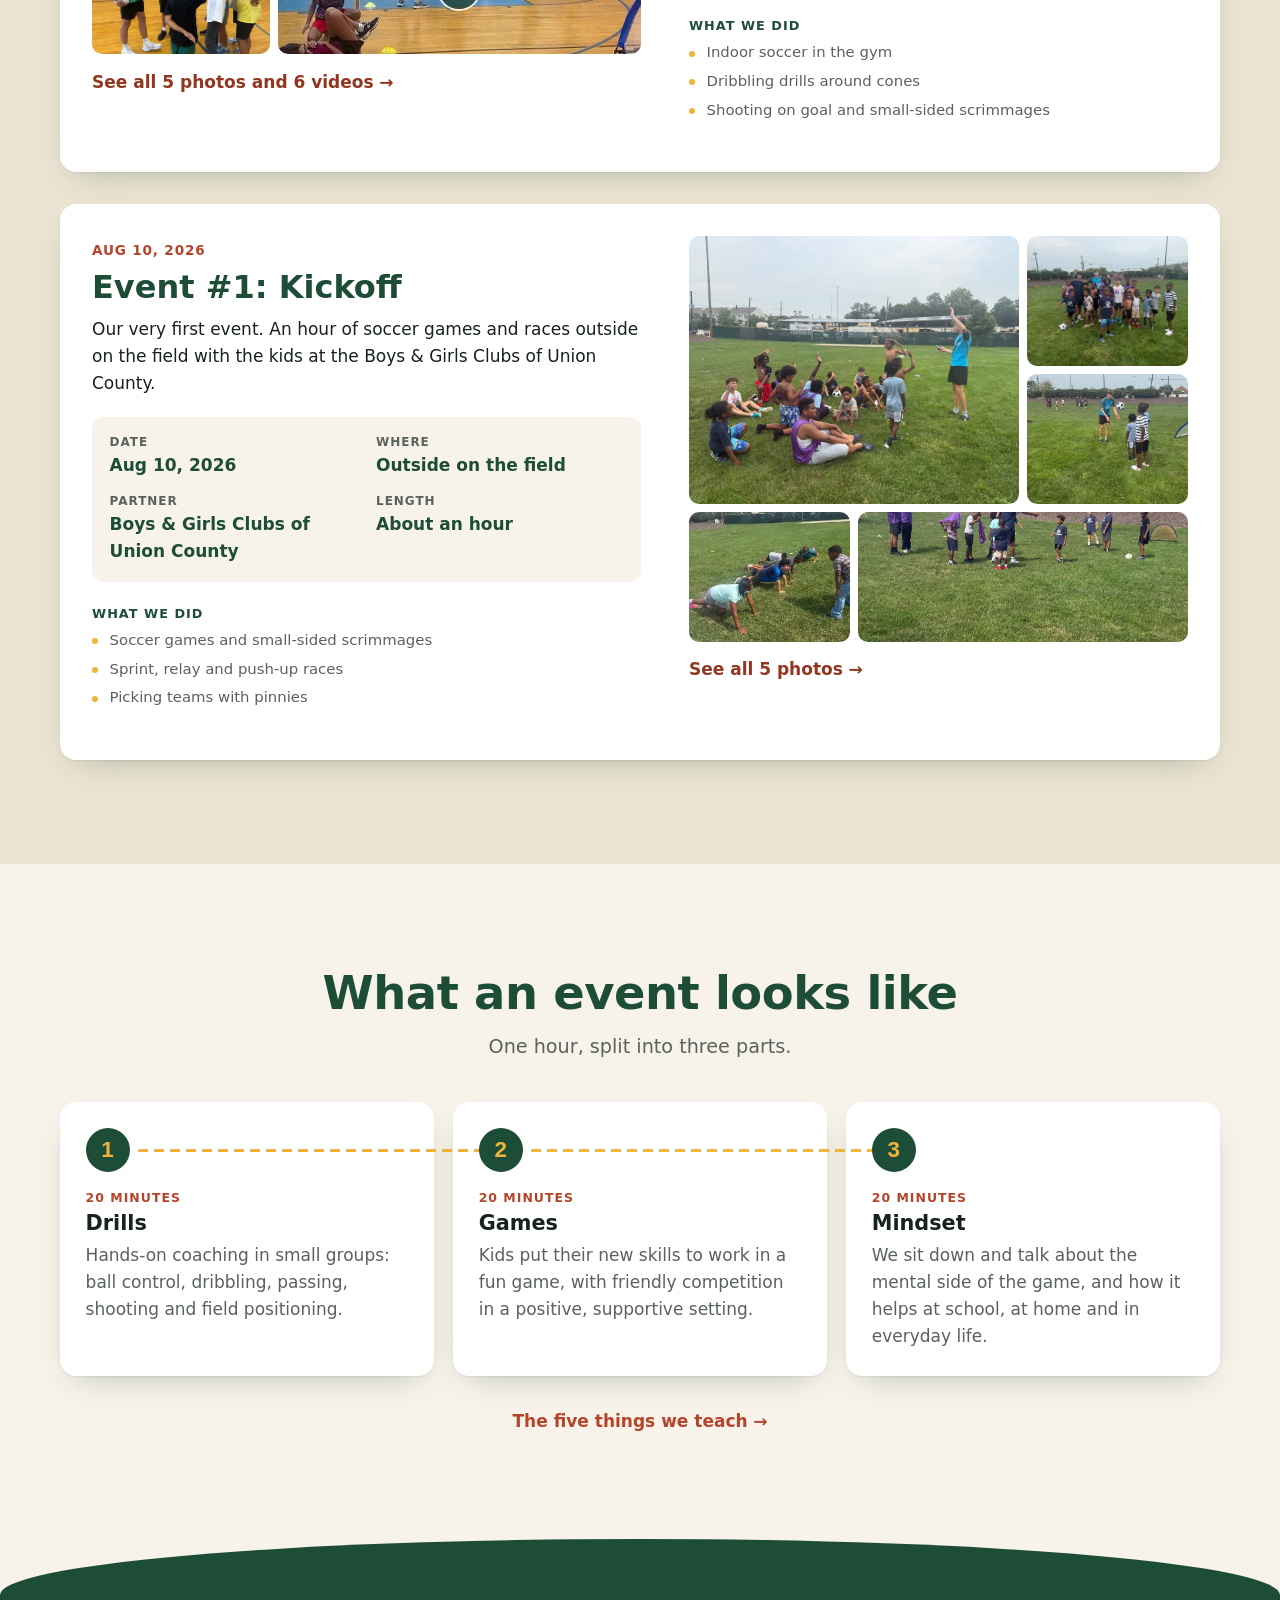
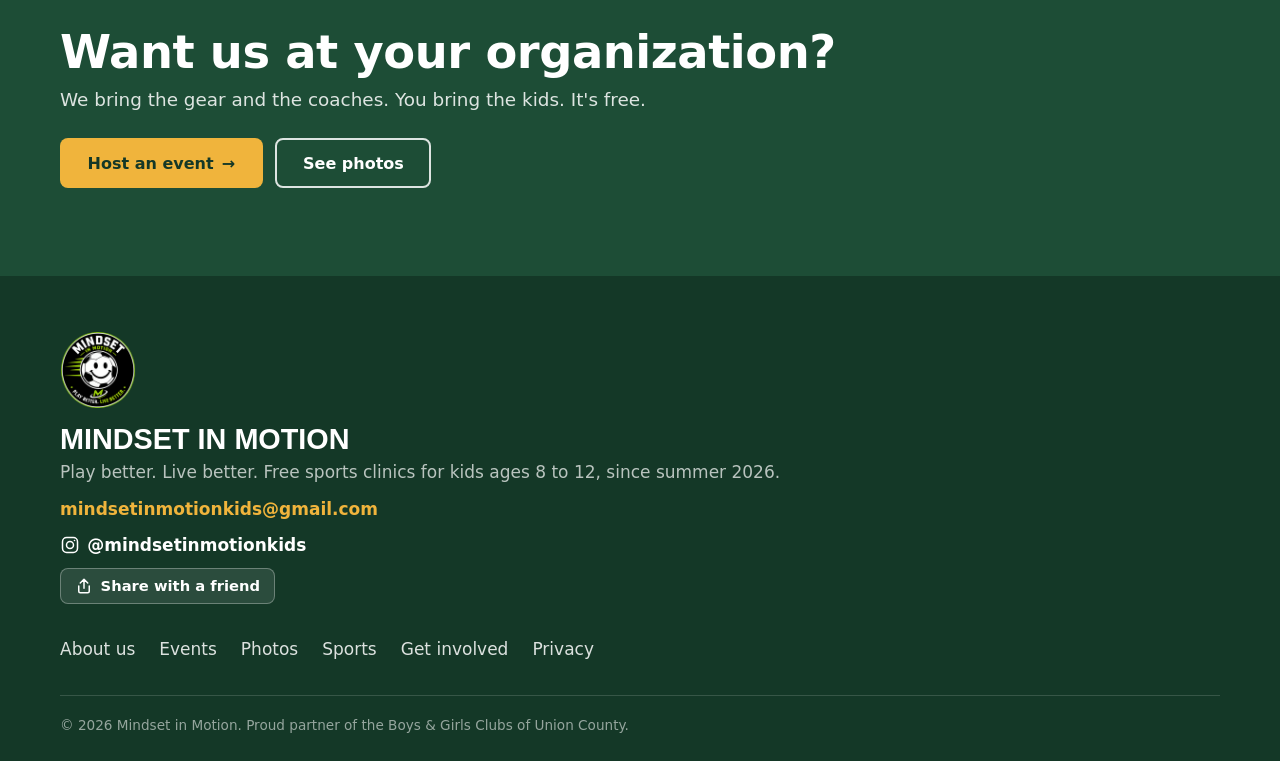
<file: events.html>
<!doctype html>
<html lang="en">
<head>
  <meta charset="utf-8">
  <meta http-equiv="Content-Security-Policy" content="default-src 'self'; script-src 'self'; style-src 'self' 'unsafe-inline' https://fonts.googleapis.com; font-src https://fonts.gstatic.com; img-src 'self'; media-src 'self'; connect-src https://formsubmit.co; form-action 'self'; frame-src 'none'; object-src 'none'; base-uri 'self'; upgrade-insecure-requests">
  <meta name="referrer" content="strict-origin-when-cross-origin">
  <meta name="viewport" content="width=device-width, initial-scale=1">
  <title>Events | Mindset in Motion</title>
  <meta name="description" content="Recaps, photos and videos from Mindset in Motion events, and what's coming next.">
  <link rel="canonical" href="https://mindsetinmotionkids.org/events.html">
  <meta property="og:type" content="website">
  <meta property="og:site_name" content="Mindset in Motion">
  <meta property="og:title" content="Events | Mindset in Motion">
  <meta property="og:description" content="Recaps, photos and videos from Mindset in Motion events, and what's coming next.">
  <meta property="og:url" content="https://mindsetinmotionkids.org/events.html">
  <meta property="og:image" content="https://mindsetinmotionkids.org/photos/event2-demo.jpg">
  <meta name="twitter:card" content="summary_large_image">
  <meta name="theme-color" content="#1d4d36">
  <link rel="apple-touch-icon" href="brand/logo-160.png">
  <link rel="preconnect" href="https://fonts.googleapis.com">
  <link rel="preconnect" href="https://fonts.gstatic.com" crossorigin>
  <link href="https://fonts.googleapis.com/css2?family=Barlow+Condensed:wght@700;800&family=Barlow+Semi+Condensed:wght@600;700&family=Barlow:wght@400;500;600;700&display=swap" rel="stylesheet">
  <link rel="stylesheet" href="styles.css">
  <link rel="preload" as="image" href="photos/event2-demo.jpg" fetchpriority="high">
  <link rel="icon" type="image/png" href="brand/logo-64.png">
</head>
<body data-page="events">
<a class="skip" href="#main">Skip to content</a>

<header class="nav" id="top">
  <div class="wrap nav-inner">
    <a href="index.html" class="logo" aria-label="Mindset in Motion home">
      <img class="crest" src="brand/logo-160.png" alt="" width="54" height="54">
      <span class="logo-text">Mindset in Motion</span>
    </a>
    <button class="nav-toggle" aria-label="Open menu" aria-expanded="false"><span></span><span></span><span></span></button>
    <nav class="nav-links" aria-label="Main">
      <a href="index.html">Home</a>
      <a href="about.html">About us</a>
      <a href="events.html" class="active" aria-current="page">Events</a>
      <a href="photos.html">Photos</a>
      <a href="sports.html">Sports</a>
      <a href="get-involved.html" class="btn btn-clay btn-sm">Get involved</a>
      <span class="nav-indicator" aria-hidden="true"></span>
    </nav>
  </div>
  <div class="progress" aria-hidden="true"></div>
</header>

<main id="main">
  <section class="hero hero-sub">
    <div class="hero-copy">
      <p class="kicker">Events</p>
      <h1 class="hero-title"><span class="line"><span>Where we've</span></span> <span class="line"><span>played.</span></span></h1>
      <p>Every event is about an hour of free games, lessons and races. Here's where we've been, and what's coming next.</p>
    </div>
    <div class="hero-media">
      <img class="hero-img" src="photos/event2-demo.jpg" alt="A coach dribbling past cones in the Boys &amp; Girls Club gym" fetchpriority="high">
      <p class="hero-caption"><strong>Event #2</strong> in the Boys &amp; Girls Club gym</p>
    </div>
  </section>

  <!-- UP NEXT -->
  <section class="section section-tight">
    <div class="wrap" id="upNext"></div>
  </section>

  <!-- PAST EVENTS -->
  <section class="section section-sand curve-top">
    <div class="wrap">
      <div class="center narrow">
        <h2>Past events</h2>
        <p class="lead">Recaps, photos and videos from every event so far.</p>
      </div>
      <div class="event-list" id="eventList"></div>
    </div>
  </section>

  <!-- HOW AN EVENT WORKS -->
  <section class="section" id="how">
    <div class="wrap">
      <div class="center narrow">
        <h2>What an event looks like</h2>
        <p class="lead">One hour, split into three parts.</p>
      </div>
      <ol class="steps steps-3" id="steps">
        <li><span class="step-n">1</span><span class="step-time">20 minutes</span><h3>Drills</h3><p>Hands-on coaching in small groups: ball control, dribbling, passing, shooting and field positioning.</p></li>
        <li><span class="step-n">2</span><span class="step-time">20 minutes</span><h3>Games</h3><p>Kids put their new skills to work in a fun game, with friendly competition in a positive, supportive setting.</p></li>
        <li><span class="step-n">3</span><span class="step-time">20 minutes</span><h3>Mindset</h3><p>We sit down and talk about the mental side of the game, and how it helps at school, at home and in everyday life.</p></li>
      </ol>
      <p class="center more-link"><a class="see-all" href="about.html#mindset">The five things we teach <span class="arr" aria-hidden="true">→</span></a></p>
    </div>
  </section>

  <section class="cta-band">
    <div class="wrap cta-inner">
      <div>
        <h2>Want us at your organization?</h2>
        <p>We bring the gear and the coaches. You bring the kids. It's free.</p>
      </div>
      <div class="cta-btns">
        <a href="get-involved.html?type=Partner" class="btn btn-sun">Host an event <span class="arr" aria-hidden="true">→</span></a>
        <a href="photos.html" class="btn btn-ghost">See photos</a>
      </div>
    </div>
  </section>
</main>

<footer class="footer">
  <div class="wrap footer-inner">
    <div>
      <img class="footer-logo" src="brand/logo-160.png" alt="Mindset in Motion logo" width="76" height="76" loading="lazy">
      <p class="footer-name">Mindset in Motion</p>
      <p class="footer-tag">Play better. Live better. Free sports clinics for kids ages 8 to 12, since summer 2026.</p>
      <a class="footer-mail" href="mailto:mindsetinmotionkids@gmail.com">mindsetinmotionkids@gmail.com</a>
      <a class="footer-ig" href="https://www.instagram.com/mindsetinmotionkids/" target="_blank" rel="noopener"><svg viewBox="0 0 24 24" aria-hidden="true"><rect x="3" y="3" width="18" height="18" rx="5"/><circle cx="12" cy="12" r="4.2"/><circle cx="17.4" cy="6.6" r="1" class="dot"/></svg>@mindsetinmotionkids</a>
      <button type="button" class="share-btn"><svg viewBox="0 0 24 24" aria-hidden="true"><path d="M12 15V3M7 8l5-5 5 5"/><path d="M5 12v7a2 2 0 0 0 2 2h10a2 2 0 0 0 2-2v-7"/></svg>Share with a friend</button>
    </div>
    <nav class="footer-links" aria-label="Footer">
      <a href="about.html">About us</a>
      <a href="events.html">Events</a>
      <a href="photos.html">Photos</a>
      <a href="sports.html">Sports</a>
      <a href="get-involved.html">Get involved</a>
      <a href="privacy.html">Privacy</a>
    </nav>
  </div>
  <div class="wrap footer-copy">&copy; <span id="year"></span> Mindset in Motion. Proud partner of the Boys &amp; Girls Clubs of Union County.</div>
</footer>

<button class="to-top" id="toTop" aria-label="Back to top"><svg viewBox="0 0 24 24" aria-hidden="true"><path d="M12 19V5M5 12l7-7 7 7"/></svg></button>
<div class="toast" id="toast" role="status" aria-live="polite"></div>

<!-- LIGHTBOX -->
<div class="lightbox" id="lightbox" hidden role="dialog" aria-modal="true" aria-label="Photo viewer">
  <p class="lb-count" id="lbCount"></p>
  <button class="lb-close" aria-label="Close">Close ✕</button>
  <button class="lb-prev" aria-label="Previous photo">←</button>
  <figure>
    <div class="lb-media" id="lbMedia"></div>
    <figcaption id="lbCaption"></figcaption>
  </figure>
  <button class="lb-next" aria-label="Next photo">→</button>
</div>

<script src="script.js"></script>
</body>
</html>
</file>
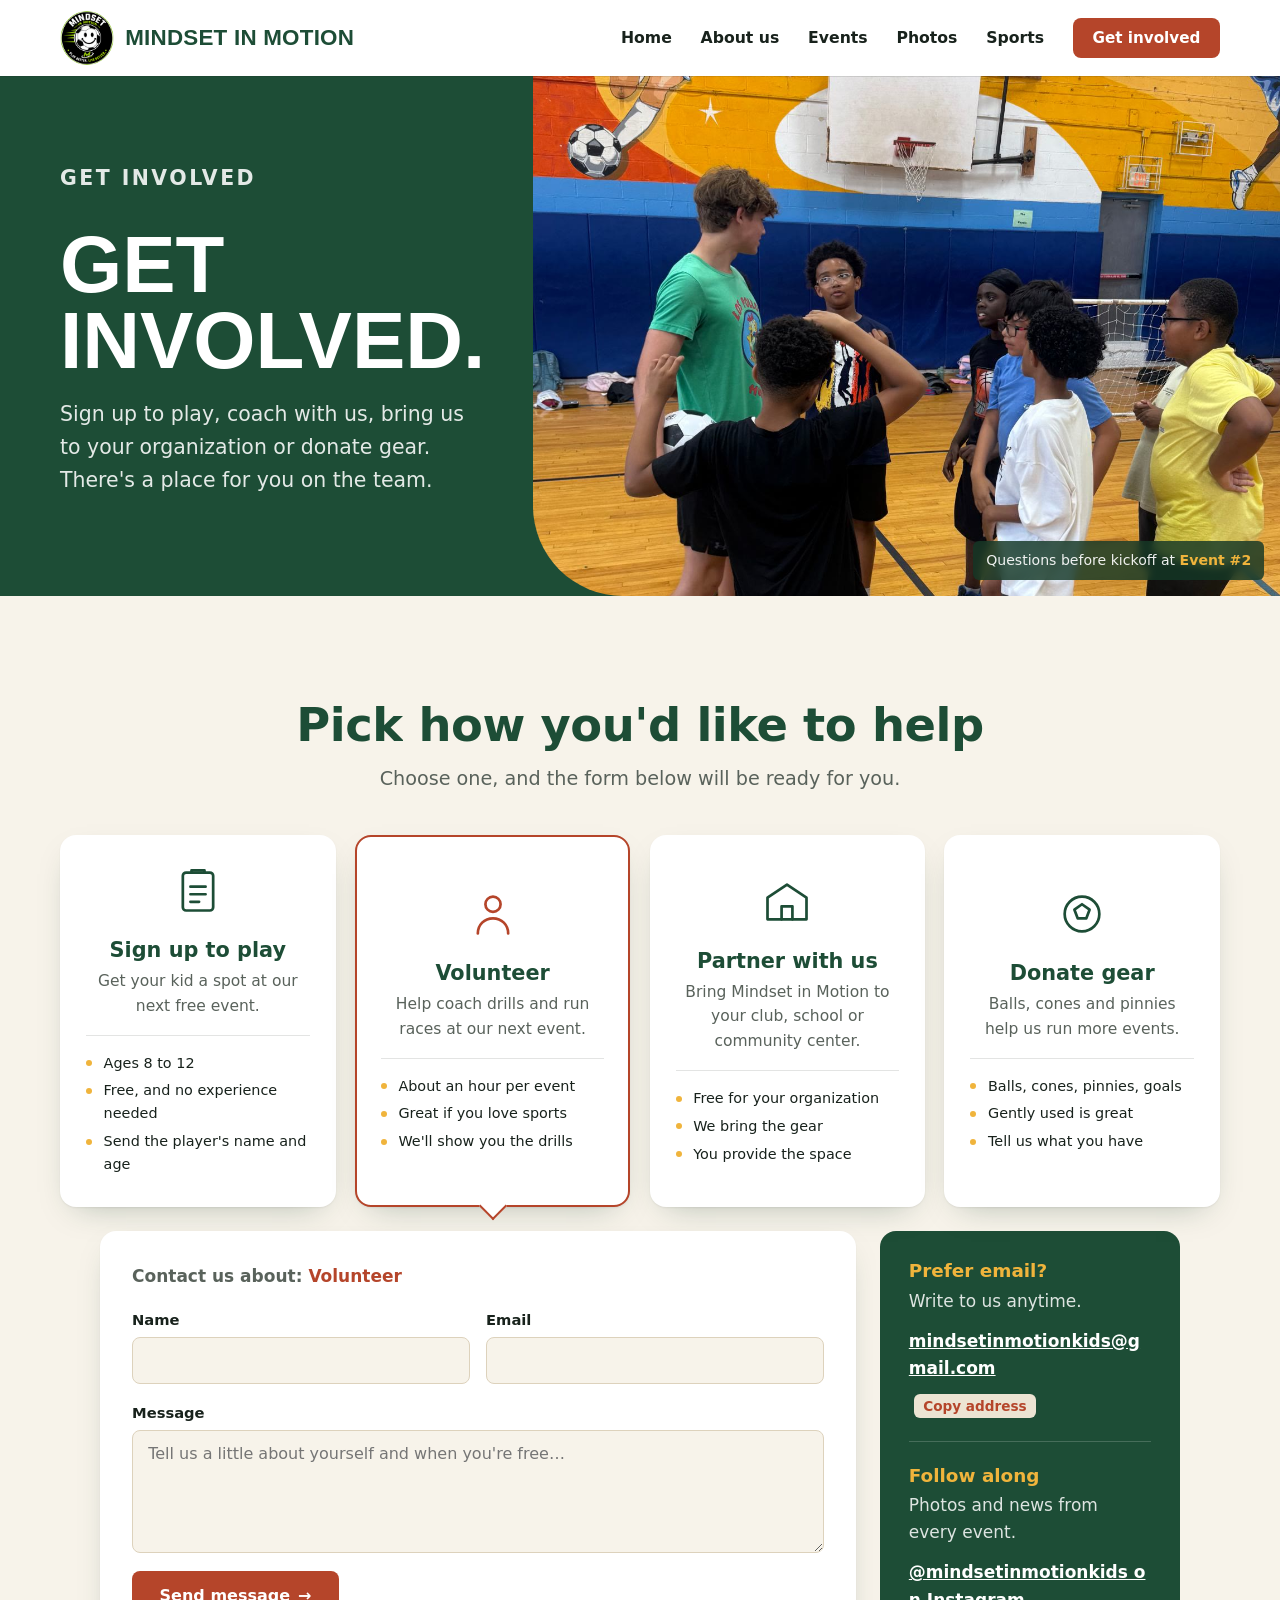
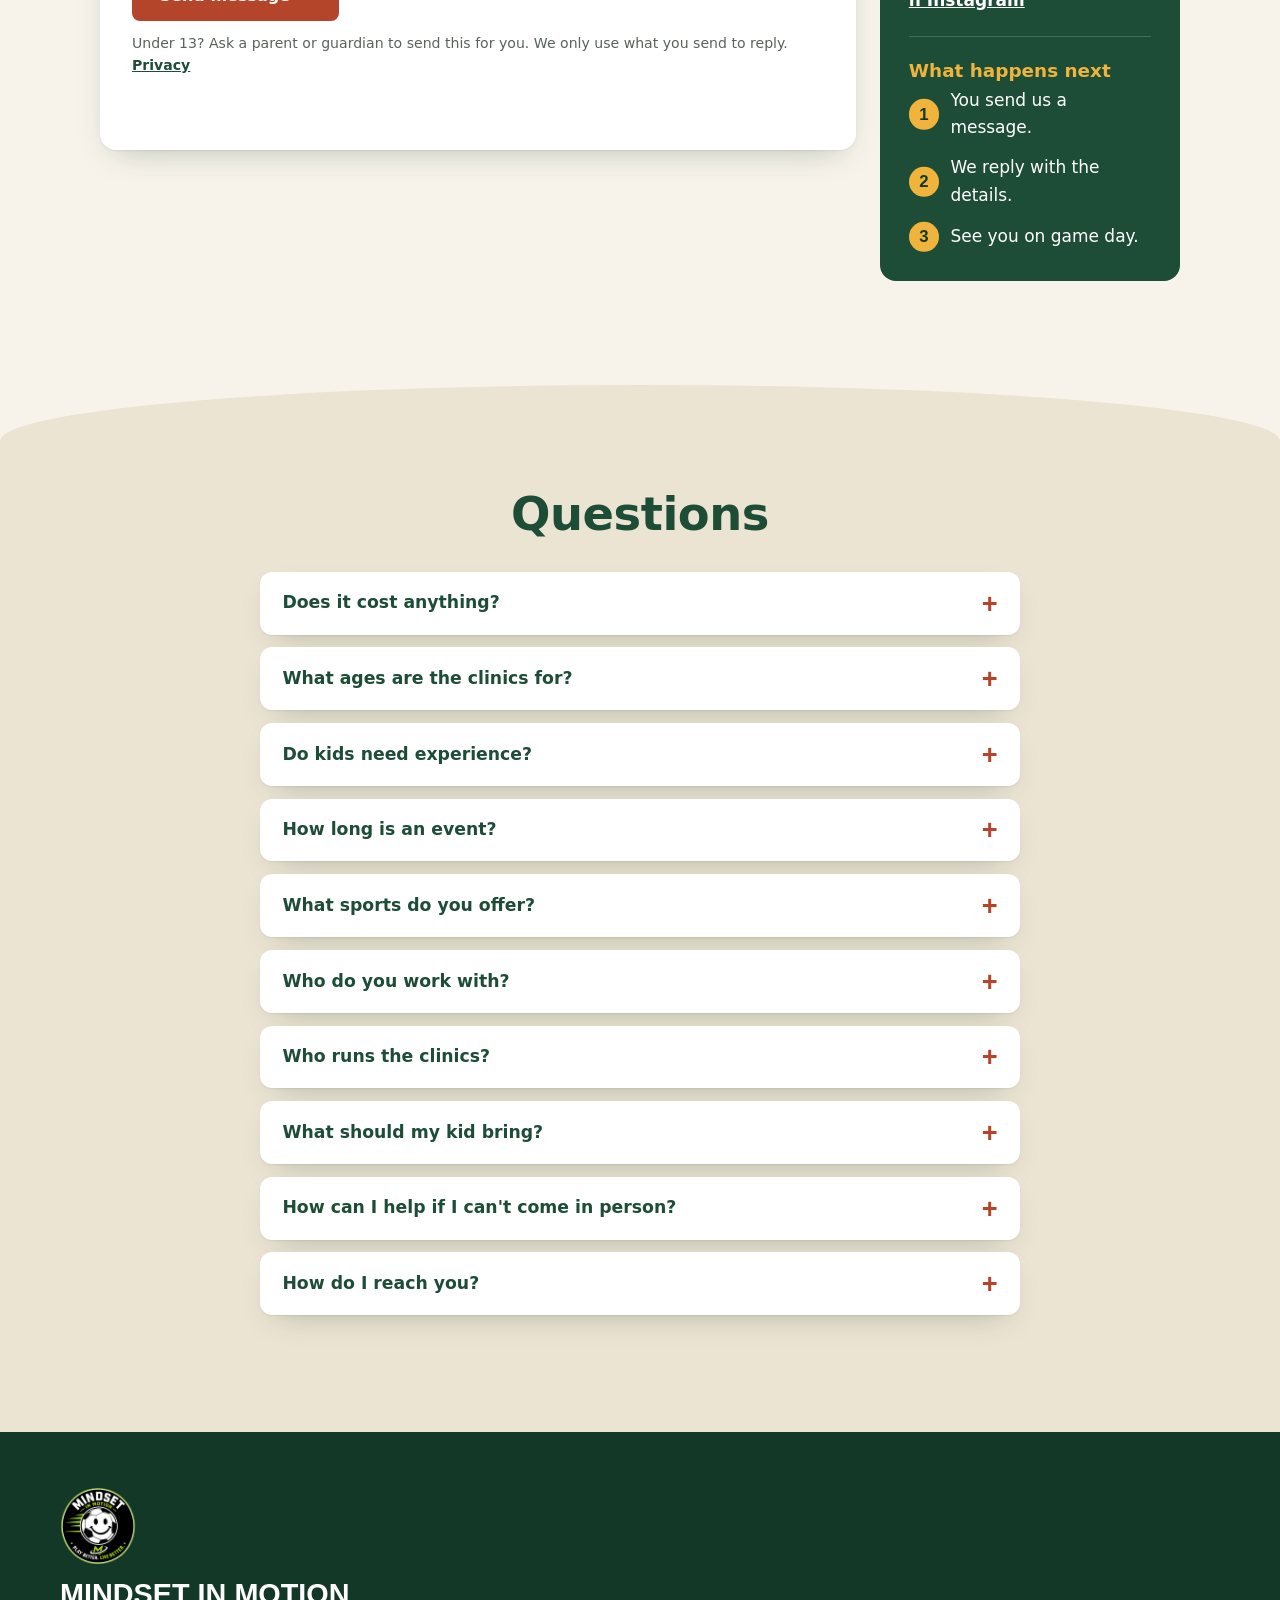
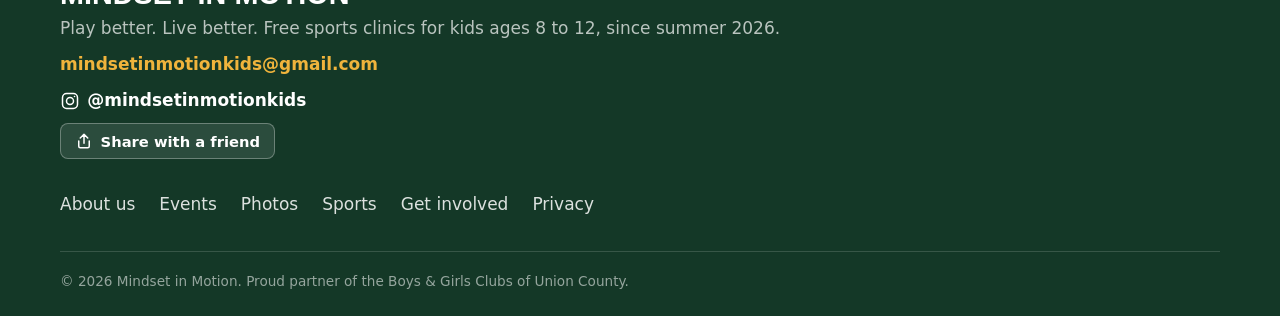
<file: get-involved.html>
<!doctype html>
<html lang="en">
<head>
  <meta charset="utf-8">
  <meta http-equiv="Content-Security-Policy" content="default-src 'self'; script-src 'self'; style-src 'self' 'unsafe-inline' https://fonts.googleapis.com; font-src https://fonts.gstatic.com; img-src 'self'; media-src 'self'; connect-src https://formsubmit.co; form-action 'self'; frame-src 'none'; object-src 'none'; base-uri 'self'; upgrade-insecure-requests">
  <meta name="referrer" content="strict-origin-when-cross-origin">
  <meta name="viewport" content="width=device-width, initial-scale=1">
  <title>Get involved | Mindset in Motion</title>
  <meta name="description" content="Sign up to play, volunteer, partner with us or donate gear.">
  <link rel="canonical" href="https://mindsetinmotionkids.org/get-involved.html">
  <meta property="og:type" content="website">
  <meta property="og:site_name" content="Mindset in Motion">
  <meta property="og:title" content="Get involved | Mindset in Motion">
  <meta property="og:description" content="Sign up to play, volunteer, partner with us or donate gear.">
  <meta property="og:url" content="https://mindsetinmotionkids.org/get-involved.html">
  <meta property="og:image" content="https://mindsetinmotionkids.org/photos/event2-huddle.jpg">
  <meta name="twitter:card" content="summary_large_image">
  <meta name="theme-color" content="#1d4d36">
  <link rel="apple-touch-icon" href="brand/logo-160.png">
  <link rel="preconnect" href="https://fonts.googleapis.com">
  <link rel="preconnect" href="https://fonts.gstatic.com" crossorigin>
  <link href="https://fonts.googleapis.com/css2?family=Barlow+Condensed:wght@700;800&family=Barlow+Semi+Condensed:wght@600;700&family=Barlow:wght@400;500;600;700&display=swap" rel="stylesheet">
  <link rel="stylesheet" href="styles.css">
  <link rel="preload" as="image" href="photos/event2-huddle.jpg" fetchpriority="high">
  <link rel="icon" type="image/png" href="brand/logo-64.png">
</head>
<body data-page="involved">
<a class="skip" href="#main">Skip to content</a>

<header class="nav" id="top">
  <div class="wrap nav-inner">
    <a href="index.html" class="logo" aria-label="Mindset in Motion home">
      <img class="crest" src="brand/logo-160.png" alt="" width="54" height="54">
      <span class="logo-text">Mindset in Motion</span>
    </a>
    <button class="nav-toggle" aria-label="Open menu" aria-expanded="false"><span></span><span></span><span></span></button>
    <nav class="nav-links" aria-label="Main">
      <a href="index.html">Home</a>
      <a href="about.html">About us</a>
      <a href="events.html">Events</a>
      <a href="photos.html">Photos</a>
      <a href="sports.html">Sports</a>
      <a href="get-involved.html" class="btn btn-clay btn-sm" aria-current="page">Get involved</a>
      <span class="nav-indicator" aria-hidden="true"></span>
    </nav>
  </div>
  <div class="progress" aria-hidden="true"></div>
</header>

<main id="main">
  <section class="hero hero-sub">
    <div class="hero-copy">
      <p class="kicker">Get involved</p>
      <h1 class="hero-title"><span class="line"><span>Get</span></span> <span class="line"><span>involved.</span></span></h1>
      <p>Sign up to play, coach with us, bring us to your organization or donate gear. There's a place for you on the team.</p>
    </div>
    <div class="hero-media">
      <img class="hero-img" src="photos/event2-huddle.jpg" alt="A coach talking with a group of kids in the Boys &amp; Girls Club gym" fetchpriority="high">
      <p class="hero-caption">Questions before kickoff at <strong>Event #2</strong></p>
    </div>
  </section>

  <!-- WAYS + FORM -->
  <section class="section" id="involved">
    <div class="wrap">
      <div class="center narrow">
        <h2>Pick how you'd like to help</h2>
        <p class="lead">Choose one, and the form below will be ready for you.</p>
      </div>
      <div class="ways">
        <button class="way" data-type="Sign up">
          <svg viewBox="0 0 48 48" aria-hidden="true"><rect x="10" y="7" width="28" height="35" rx="3"/><path d="M18 7v-2h12v2M17 20h14M17 27h14M17 34h8"/></svg>
          <h3>Sign up to play</h3><p>Get your kid a spot at our next free event.</p>
          <span class="way-list"><span>Ages 8 to 12</span><span>Free, and no experience needed</span><span>Send the player's name and age</span></span>
        </button>
        <button class="way active" data-type="Volunteer">
          <svg viewBox="0 0 48 48" aria-hidden="true"><circle cx="24" cy="15" r="7"/><path d="M10 42c0-8 6-14 14-14s14 6 14 14"/></svg>
          <h3>Volunteer</h3><p>Help coach drills and run races at our next event.</p>
          <span class="way-list"><span>About an hour per event</span><span>Great if you love sports</span><span>We'll show you the drills</span></span>
        </button>
        <button class="way" data-type="Partner">
          <svg viewBox="0 0 48 48" aria-hidden="true"><path d="M6 40V20l18-12 18 12v20z"/><path d="M19 40V28h10v12"/></svg>
          <h3>Partner with us</h3><p>Bring Mindset in Motion to your club, school or community center.</p>
          <span class="way-list"><span>Free for your organization</span><span>We bring the gear</span><span>You provide the space</span></span>
        </button>
        <button class="way" data-type="Donate gear">
          <svg viewBox="0 0 48 48" aria-hidden="true"><circle cx="24" cy="24" r="16"/><path d="M24 15l7 5-3 8h-8l-3-8z"/></svg>
          <h3>Donate gear</h3><p>Balls, cones and pinnies help us run more events.</p>
          <span class="way-list"><span>Balls, cones, pinnies, goals</span><span>Gently used is great</span><span>Tell us what you have</span></span>
        </button>
      </div>

      <div class="contact-wrap">
        <form class="form" id="contactForm" novalidate>
          <input type="hidden" name="type" id="formType" value="Volunteer">
          <input type="text" name="_honey" class="hp" tabindex="-1" autocomplete="off" aria-hidden="true">
          <p class="form-title">Contact us about: <strong id="formTypeLabel">Volunteer</strong></p>
          <div class="form-row">
            <label>Name<input name="name" required autocomplete="name" maxlength="100"></label>
            <label>Email<input name="email" type="email" required autocomplete="email" maxlength="254"></label>
          </div>
          <label id="sportLabel" hidden>Sport<select name="sport" id="sportField"></select></label>
          <label id="orgLabel" hidden>Organization<input name="org" maxlength="150"></label>
          <label>Message<textarea name="message" rows="5" maxlength="3000" placeholder="Tell us a little about yourself and when you're free…" id="msgField"></textarea></label>
          <button class="btn btn-clay" type="submit">Send message <span class="arr" aria-hidden="true">→</span></button>
          <p class="form-note">Under 13? Ask a parent or guardian to send this for you. We only use what you send to reply. <a href="privacy.html">Privacy</a></p>
          <p class="form-status" id="formStatus" role="status"></p>
          <div class="form-done" id="formDone" hidden>
            <svg class="check" viewBox="0 0 52 52" aria-hidden="true"><circle cx="26" cy="26" r="23"/><path d="M15 27.5l7.5 7.5L38 19"/></svg>
            <h3 id="doneTitle">Almost there</h3>
            <p id="doneMsg">Your message is on its way. We'll write back to you soon.</p>
            <p class="done-fallback">Nothing opened? Email us at <a href="mailto:mindsetinmotionkids@gmail.com" class="mail-link">mindsetinmotionkids@gmail.com</a>
              <button type="button" class="copy-btn" data-copy="mindsetinmotionkids@gmail.com">Copy address</button></p>
            <p class="done-follow">While you wait, follow <a href="https://www.instagram.com/mindsetinmotionkids/" target="_blank" rel="noopener">@mindsetinmotionkids</a> on Instagram. That's where we announce new events first.</p>
            <button type="button" class="btn btn-outline" id="formAgain">Write another message</button>
          </div>
        </form>
        <aside class="contact-aside">
          <h3>Prefer email?</h3>
          <p>Write to us anytime.</p>
          <a class="aside-mail" href="mailto:mindsetinmotionkids@gmail.com">mindsetinmotionkids@gmail.com</a>
          <button type="button" class="copy-btn" data-copy="mindsetinmotionkids@gmail.com">Copy address</button>
          <hr>
          <h3>Follow along</h3>
          <p>Photos and news from every event.</p>
          <a class="aside-mail" href="https://www.instagram.com/mindsetinmotionkids/" target="_blank" rel="noopener">@mindsetinmotionkids on Instagram</a>
          <hr>
          <h3>What happens next</h3>
          <ol class="sp-steps">
            <li>You send us a message.</li>
            <li>We reply with the details.</li>
            <li>See you on game day.</li>
          </ol>
        </aside>
      </div>
    </div>
  </section>

  <!-- FAQ -->
  <section class="section section-sand curve-top">
    <div class="wrap narrow">
      <h2 class="center">Questions</h2>
      <div class="faq">
        <details><summary>Does it cost anything?</summary><p>No. Every event is free for the kids and for our partner organizations.</p></details>
        <details><summary>What ages are the clinics for?</summary><p>Our clinics are designed for kids ages 8 to 12.</p></details>
        <details><summary>Do kids need experience?</summary><p>Not at all. Our games and drills work for total beginners and experienced players alike.</p></details>
        <details><summary>How long is an event?</summary><p>About an hour: 20 minutes of drills, 20 minutes of games, and 20 minutes talking about mindset. <a href="events.html#how">See how a clinic works</a>.</p></details>
        <details><summary>What sports do you offer?</summary><p>Soccer right now. Basketball, tennis and volleyball are on the way, and you can join the list for any of them on our <a href="sports.html">sports page</a>.</p></details>
        <details><summary>Who do you work with?</summary><p>So far, the Boys &amp; Girls Clubs of Union County. We'd like to work with more community centers, schools and youth programs.</p></details>
        <details><summary>Who runs the clinics?</summary><p>High school athletes who play for their school teams. Our coaches run every drill, game and mindset talk. <a href="about.html#people-section">Meet the team</a>.</p></details>
        <details><summary>What should my kid bring?</summary><p>Comfortable clothes, sneakers and a water bottle. We bring all the gear: balls, cones, goals and pinnies.</p></details>
        <details><summary>How can I help if I can't come in person?</summary><p>Donate gently used equipment like balls, cones and pinnies, or tell a friend about us.</p></details>
        <details><summary>How do I reach you?</summary><p>Use the form above, email us at <a href="mailto:mindsetinmotionkids@gmail.com">mindsetinmotionkids@gmail.com</a>, or send a DM to <a href="https://www.instagram.com/mindsetinmotionkids/" target="_blank" rel="noopener">@mindsetinmotionkids</a> on Instagram.</p></details>
      </div>
    </div>
  </section>
</main>

<footer class="footer">
  <div class="wrap footer-inner">
    <div>
      <img class="footer-logo" src="brand/logo-160.png" alt="Mindset in Motion logo" width="76" height="76" loading="lazy">
      <p class="footer-name">Mindset in Motion</p>
      <p class="footer-tag">Play better. Live better. Free sports clinics for kids ages 8 to 12, since summer 2026.</p>
      <a class="footer-mail" href="mailto:mindsetinmotionkids@gmail.com">mindsetinmotionkids@gmail.com</a>
      <a class="footer-ig" href="https://www.instagram.com/mindsetinmotionkids/" target="_blank" rel="noopener"><svg viewBox="0 0 24 24" aria-hidden="true"><rect x="3" y="3" width="18" height="18" rx="5"/><circle cx="12" cy="12" r="4.2"/><circle cx="17.4" cy="6.6" r="1" class="dot"/></svg>@mindsetinmotionkids</a>
      <button type="button" class="share-btn"><svg viewBox="0 0 24 24" aria-hidden="true"><path d="M12 15V3M7 8l5-5 5 5"/><path d="M5 12v7a2 2 0 0 0 2 2h10a2 2 0 0 0 2-2v-7"/></svg>Share with a friend</button>
    </div>
    <nav class="footer-links" aria-label="Footer">
      <a href="about.html">About us</a>
      <a href="events.html">Events</a>
      <a href="photos.html">Photos</a>
      <a href="sports.html">Sports</a>
      <a href="get-involved.html">Get involved</a>
      <a href="privacy.html">Privacy</a>
    </nav>
  </div>
  <div class="wrap footer-copy">&copy; <span id="year"></span> Mindset in Motion. Proud partner of the Boys &amp; Girls Clubs of Union County.</div>
</footer>

<button class="to-top" id="toTop" aria-label="Back to top"><svg viewBox="0 0 24 24" aria-hidden="true"><path d="M12 19V5M5 12l7-7 7 7"/></svg></button>
<div class="toast" id="toast" role="status" aria-live="polite"></div>

<!-- LIGHTBOX -->
<div class="lightbox" id="lightbox" hidden role="dialog" aria-modal="true" aria-label="Photo viewer">
  <p class="lb-count" id="lbCount"></p>
  <button class="lb-close" aria-label="Close">Close ✕</button>
  <button class="lb-prev" aria-label="Previous photo">←</button>
  <figure>
    <div class="lb-media" id="lbMedia"></div>
    <figcaption id="lbCaption"></figcaption>
  </figure>
  <button class="lb-next" aria-label="Next photo">→</button>
</div>

<script src="script.js"></script>
</body>
</html>
</file>
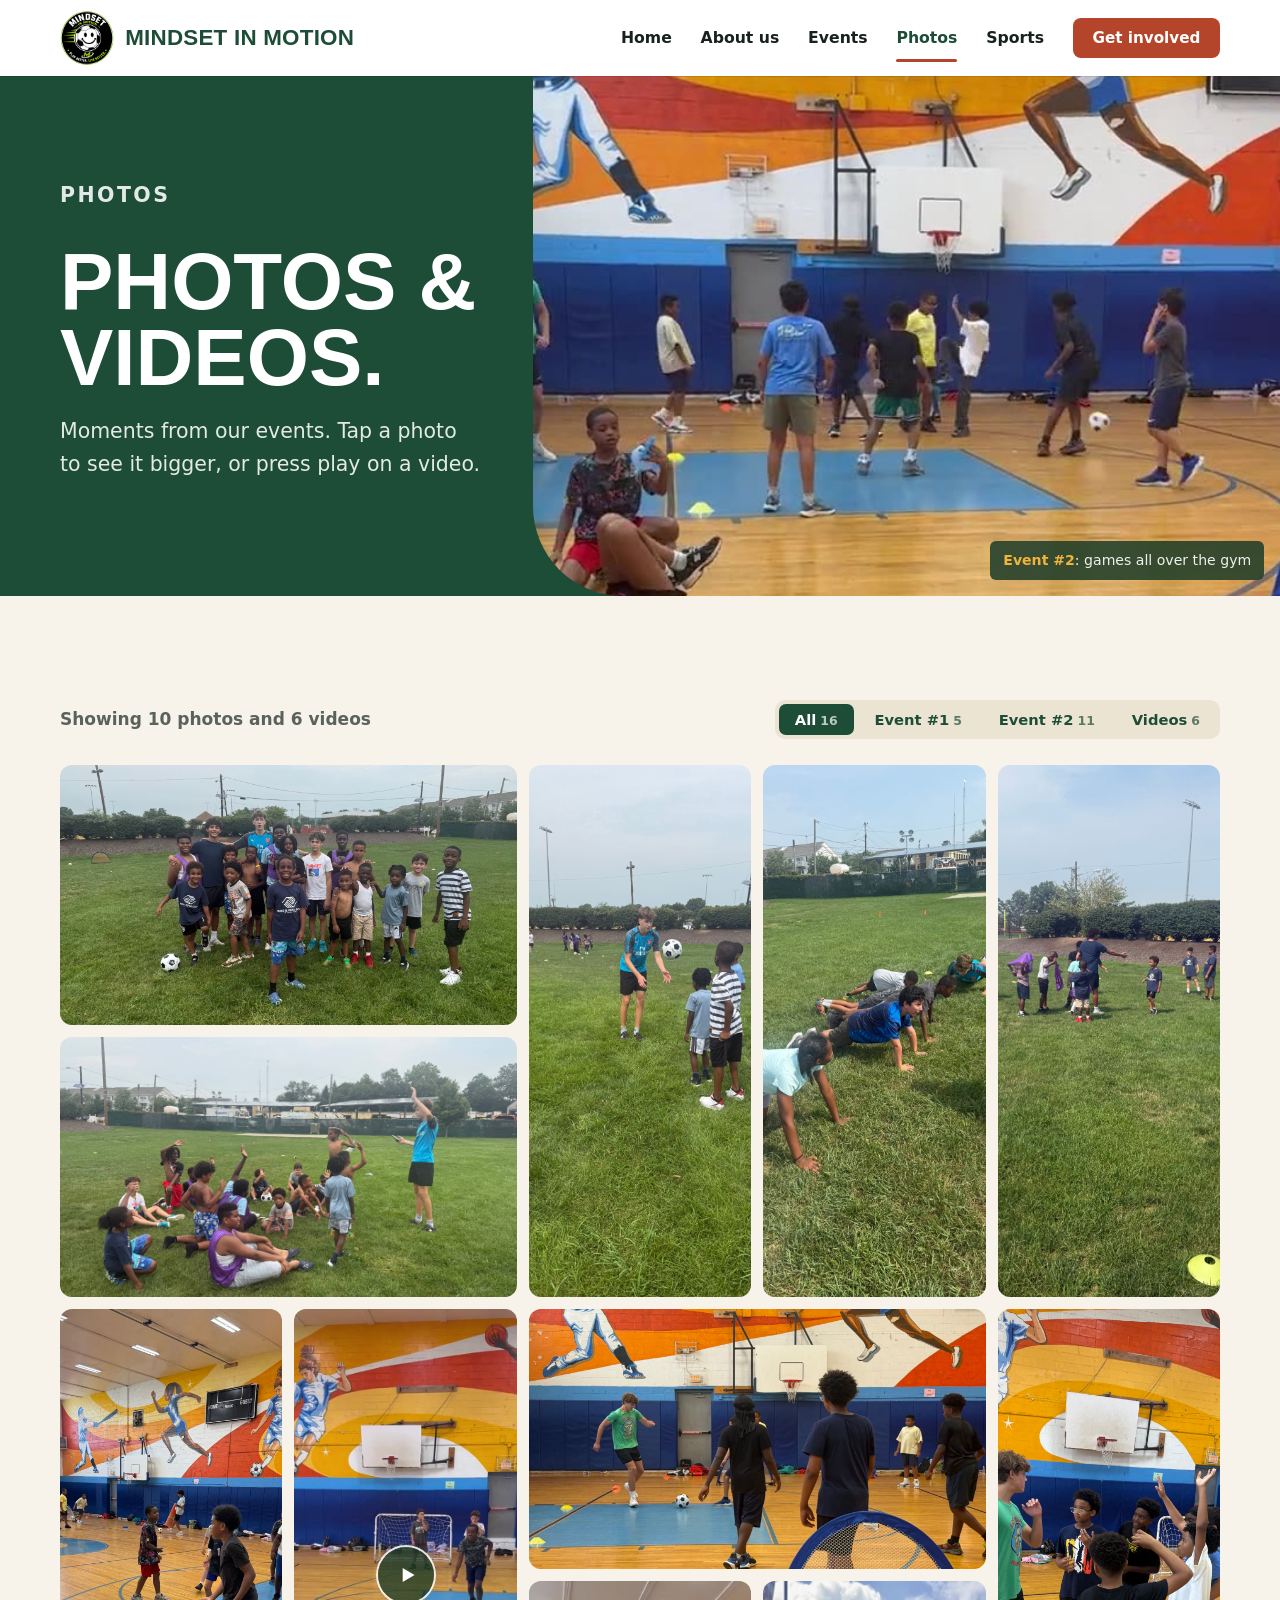
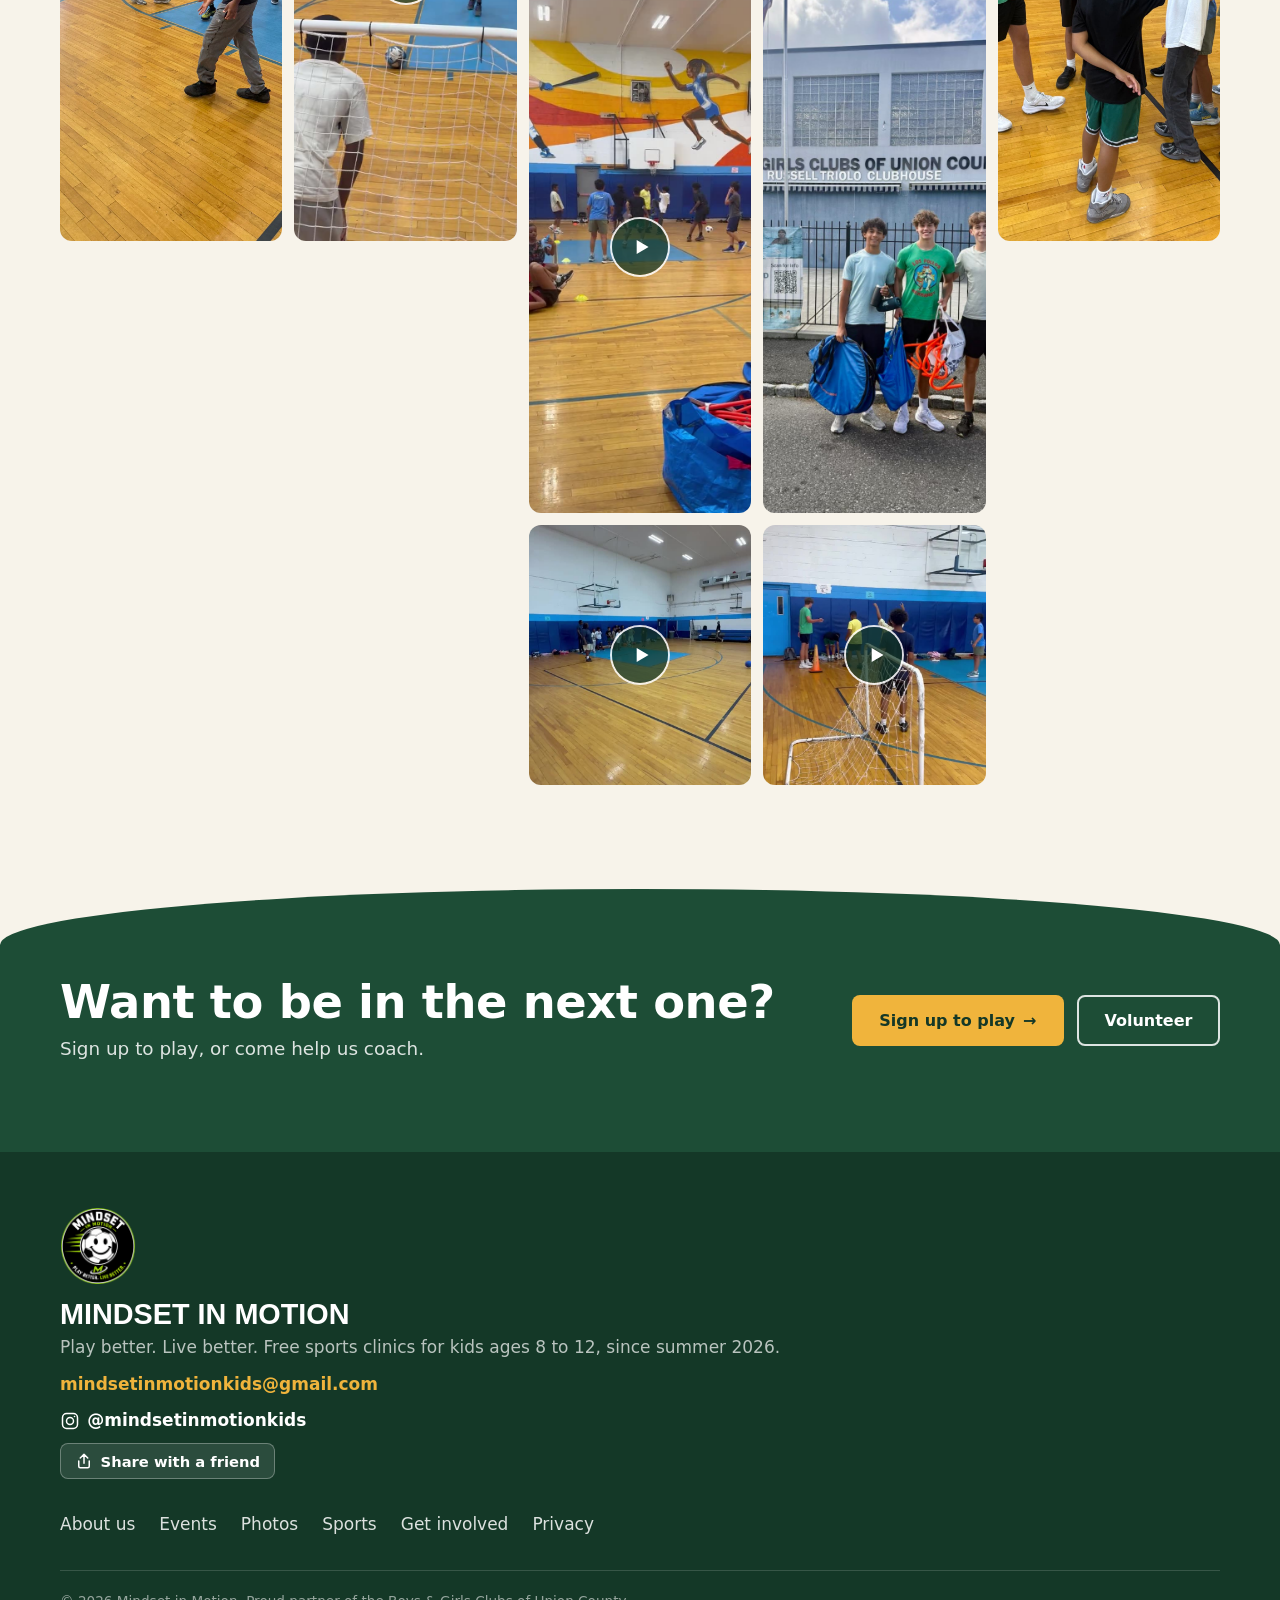
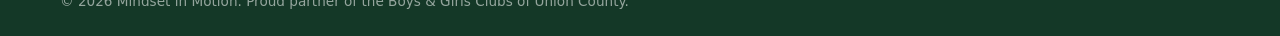
<file: photos.html>
<!doctype html>
<html lang="en">
<head>
  <meta charset="utf-8">
  <meta http-equiv="Content-Security-Policy" content="default-src 'self'; script-src 'self'; style-src 'self' 'unsafe-inline' https://fonts.googleapis.com; font-src https://fonts.gstatic.com; img-src 'self'; media-src 'self'; connect-src https://formsubmit.co; form-action 'self'; frame-src 'none'; object-src 'none'; base-uri 'self'; upgrade-insecure-requests">
  <meta name="referrer" content="strict-origin-when-cross-origin">
  <meta name="viewport" content="width=device-width, initial-scale=1">
  <title>Photos &amp; videos | Mindset in Motion</title>
  <meta name="description" content="Photos and videos from Mindset in Motion events.">
  <link rel="canonical" href="https://mindsetinmotionkids.org/photos.html">
  <meta property="og:type" content="website">
  <meta property="og:site_name" content="Mindset in Motion">
  <meta property="og:title" content="Photos &amp; videos | Mindset in Motion">
  <meta property="og:description" content="Photos and videos from Mindset in Motion events.">
  <meta property="og:url" content="https://mindsetinmotionkids.org/photos.html">
  <meta property="og:image" content="https://mindsetinmotionkids.org/photos/event2-gym-games.jpg">
  <meta name="twitter:card" content="summary_large_image">
  <meta name="theme-color" content="#1d4d36">
  <link rel="apple-touch-icon" href="brand/logo-160.png">
  <link rel="preconnect" href="https://fonts.googleapis.com">
  <link rel="preconnect" href="https://fonts.gstatic.com" crossorigin>
  <link href="https://fonts.googleapis.com/css2?family=Barlow+Condensed:wght@700;800&family=Barlow+Semi+Condensed:wght@600;700&family=Barlow:wght@400;500;600;700&display=swap" rel="stylesheet">
  <link rel="stylesheet" href="styles.css">
  <link rel="preload" as="image" href="photos/event2-gym-games.jpg" fetchpriority="high">
  <link rel="icon" type="image/png" href="brand/logo-64.png">
</head>
<body data-page="photos">
<a class="skip" href="#main">Skip to content</a>

<header class="nav" id="top">
  <div class="wrap nav-inner">
    <a href="index.html" class="logo" aria-label="Mindset in Motion home">
      <img class="crest" src="brand/logo-160.png" alt="" width="54" height="54">
      <span class="logo-text">Mindset in Motion</span>
    </a>
    <button class="nav-toggle" aria-label="Open menu" aria-expanded="false"><span></span><span></span><span></span></button>
    <nav class="nav-links" aria-label="Main">
      <a href="index.html">Home</a>
      <a href="about.html">About us</a>
      <a href="events.html">Events</a>
      <a href="photos.html" class="active" aria-current="page">Photos</a>
      <a href="sports.html">Sports</a>
      <a href="get-involved.html" class="btn btn-clay btn-sm">Get involved</a>
      <span class="nav-indicator" aria-hidden="true"></span>
    </nav>
  </div>
  <div class="progress" aria-hidden="true"></div>
</header>

<main id="main">
  <section class="hero hero-sub">
    <div class="hero-copy">
      <p class="kicker">Photos</p>
      <h1 class="hero-title"><span class="line"><span>Photos &amp;</span></span> <span class="line"><span>videos.</span></span></h1>
      <p>Moments from our events. Tap a photo to see it bigger, or press play on a video.</p>
    </div>
    <div class="hero-media">
      <img class="hero-img" src="photos/event2-gym-games.jpg" alt="Kids playing games all over the Boys &amp; Girls Club gym" fetchpriority="high">
      <p class="hero-caption"><strong>Event #2</strong>: games all over the gym</p>
    </div>
  </section>

  <!-- GALLERY -->
  <section class="section" id="gallery">
    <div class="wrap">
      <div class="gallery-head">
        <p class="gallery-count" id="galleryCount"></p>
        <div class="filters" role="tablist" aria-label="Filter photos" id="filters"></div>
      </div>
      <div class="gallery" id="galleryGrid"></div>
    </div>
  </section>

  <section class="cta-band">
    <div class="wrap cta-inner">
      <div>
        <h2>Want to be in the next one?</h2>
        <p>Sign up to play, or come help us coach.</p>
      </div>
      <div class="cta-btns">
        <a href="get-involved.html?type=Sign%20up" class="btn btn-sun">Sign up to play <span class="arr" aria-hidden="true">→</span></a>
        <a href="get-involved.html?type=Volunteer" class="btn btn-ghost">Volunteer</a>
      </div>
    </div>
  </section>
</main>

<footer class="footer">
  <div class="wrap footer-inner">
    <div>
      <img class="footer-logo" src="brand/logo-160.png" alt="Mindset in Motion logo" width="76" height="76" loading="lazy">
      <p class="footer-name">Mindset in Motion</p>
      <p class="footer-tag">Play better. Live better. Free sports clinics for kids ages 8 to 12, since summer 2026.</p>
      <a class="footer-mail" href="mailto:mindsetinmotionkids@gmail.com">mindsetinmotionkids@gmail.com</a>
      <a class="footer-ig" href="https://www.instagram.com/mindsetinmotionkids/" target="_blank" rel="noopener"><svg viewBox="0 0 24 24" aria-hidden="true"><rect x="3" y="3" width="18" height="18" rx="5"/><circle cx="12" cy="12" r="4.2"/><circle cx="17.4" cy="6.6" r="1" class="dot"/></svg>@mindsetinmotionkids</a>
      <button type="button" class="share-btn"><svg viewBox="0 0 24 24" aria-hidden="true"><path d="M12 15V3M7 8l5-5 5 5"/><path d="M5 12v7a2 2 0 0 0 2 2h10a2 2 0 0 0 2-2v-7"/></svg>Share with a friend</button>
    </div>
    <nav class="footer-links" aria-label="Footer">
      <a href="about.html">About us</a>
      <a href="events.html">Events</a>
      <a href="photos.html">Photos</a>
      <a href="sports.html">Sports</a>
      <a href="get-involved.html">Get involved</a>
      <a href="privacy.html">Privacy</a>
    </nav>
  </div>
  <div class="wrap footer-copy">&copy; <span id="year"></span> Mindset in Motion. Proud partner of the Boys &amp; Girls Clubs of Union County.</div>
</footer>

<button class="to-top" id="toTop" aria-label="Back to top"><svg viewBox="0 0 24 24" aria-hidden="true"><path d="M12 19V5M5 12l7-7 7 7"/></svg></button>
<div class="toast" id="toast" role="status" aria-live="polite"></div>

<!-- LIGHTBOX -->
<div class="lightbox" id="lightbox" hidden role="dialog" aria-modal="true" aria-label="Photo viewer">
  <p class="lb-count" id="lbCount"></p>
  <button class="lb-close" aria-label="Close">Close ✕</button>
  <button class="lb-prev" aria-label="Previous photo">←</button>
  <figure>
    <div class="lb-media" id="lbMedia"></div>
    <figcaption id="lbCaption"></figcaption>
  </figure>
  <button class="lb-next" aria-label="Next photo">→</button>
</div>

<script src="script.js"></script>
</body>
</html>
</file>
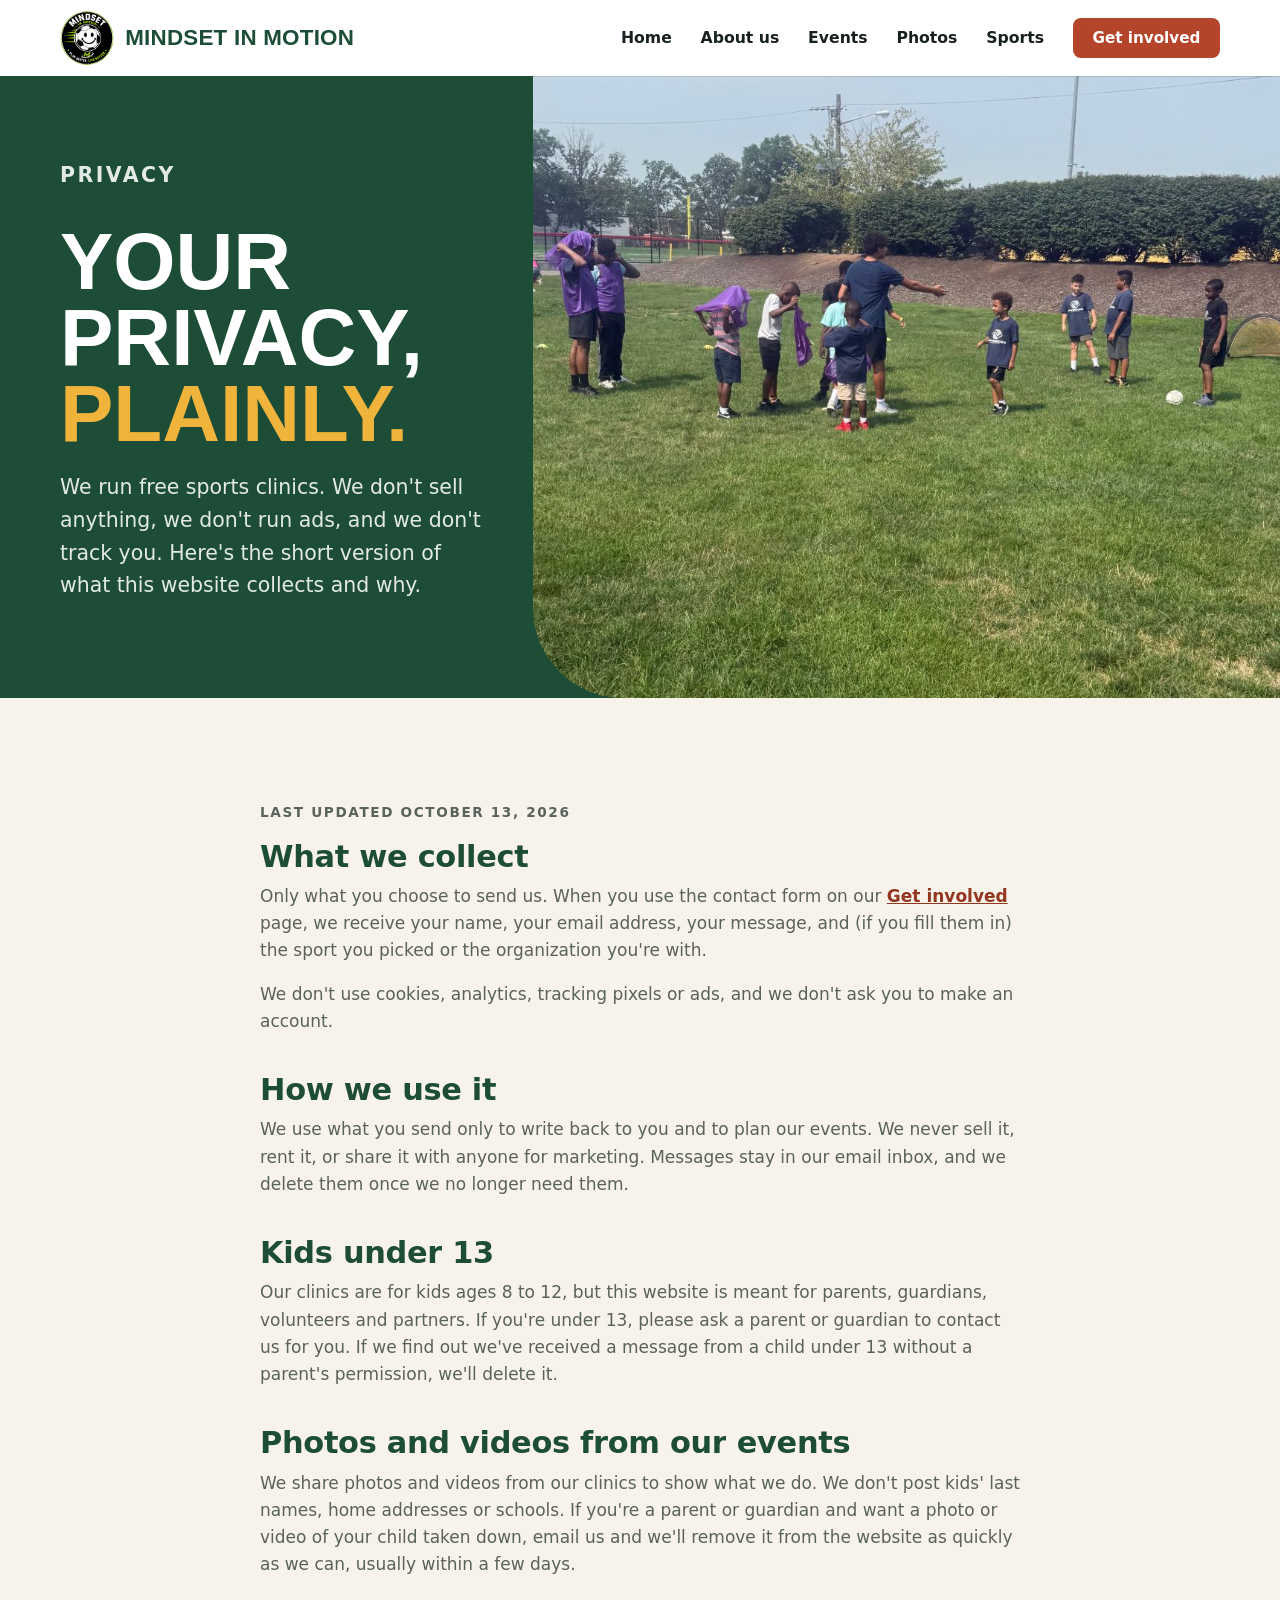
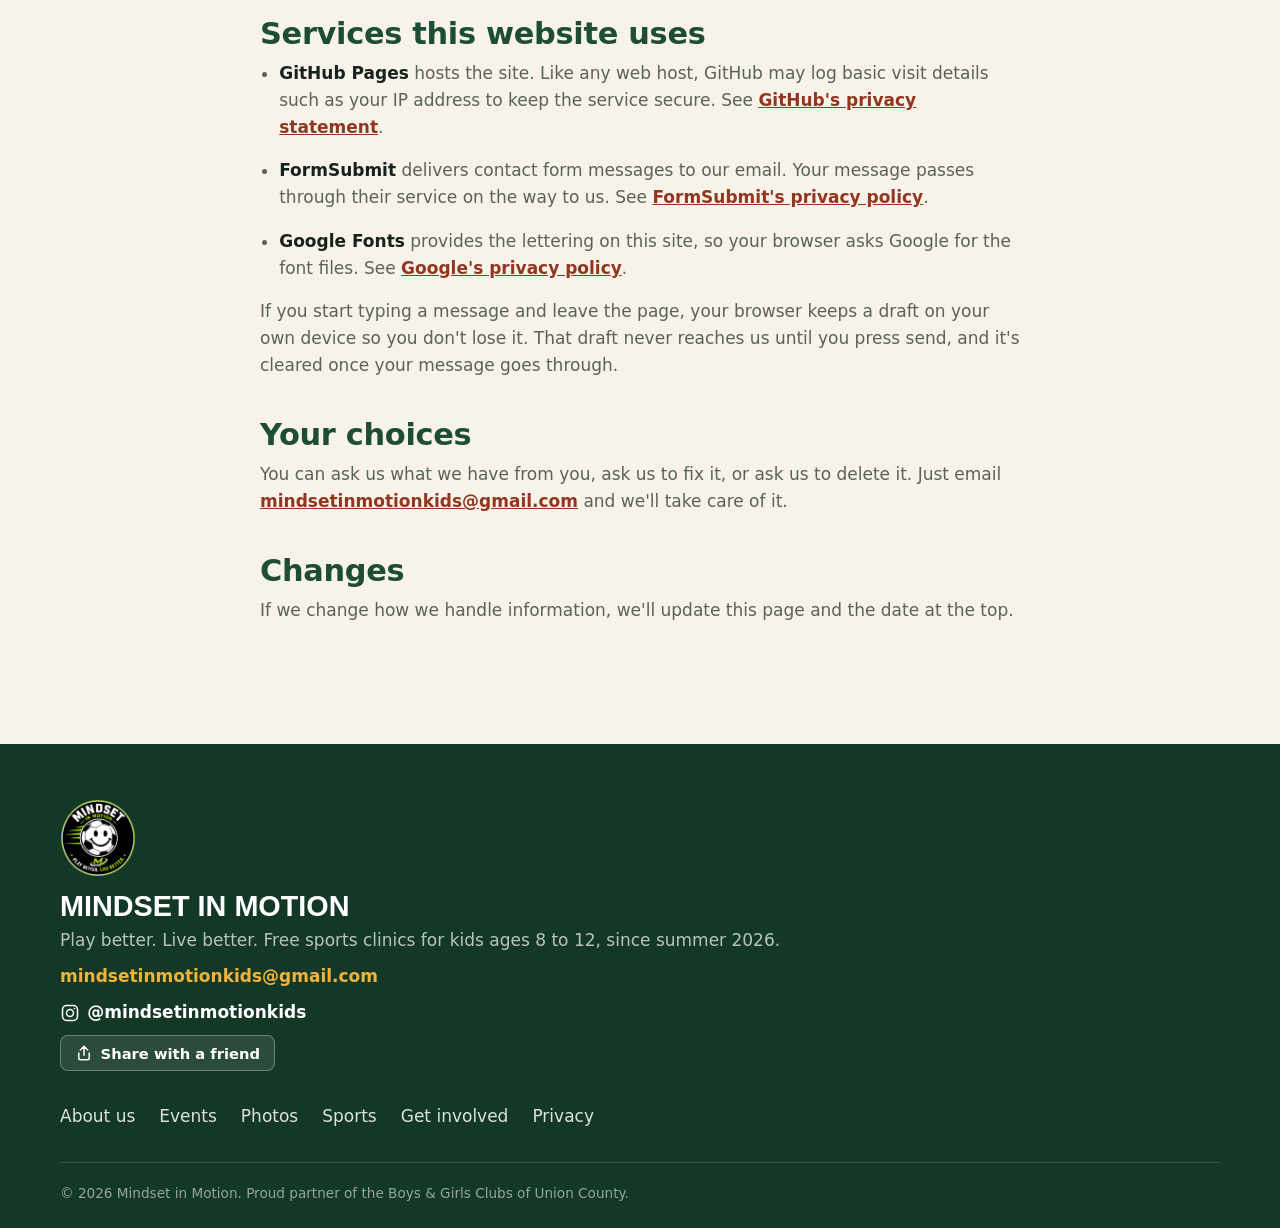
<file: privacy.html>
<!doctype html>
<html lang="en">
<head>
  <meta charset="utf-8">
  <meta http-equiv="Content-Security-Policy" content="default-src 'self'; script-src 'self'; style-src 'self' 'unsafe-inline' https://fonts.googleapis.com; font-src https://fonts.gstatic.com; img-src 'self'; media-src 'self'; connect-src https://formsubmit.co; form-action 'self'; frame-src 'none'; object-src 'none'; base-uri 'self'; upgrade-insecure-requests">
  <meta name="referrer" content="strict-origin-when-cross-origin">
  <meta name="viewport" content="width=device-width, initial-scale=1">
  <title>Privacy | Mindset in Motion</title>
  <meta name="description" content="What Mindset in Motion collects through this website, how we use it, and how to reach us about it.">
  <link rel="canonical" href="https://mindsetinmotionkids.org/privacy.html">
  <meta property="og:type" content="website">
  <meta property="og:site_name" content="Mindset in Motion">
  <meta property="og:title" content="Privacy | Mindset in Motion">
  <meta property="og:description" content="What Mindset in Motion collects through this website, how we use it, and how to reach us about it.">
  <meta property="og:url" content="https://mindsetinmotionkids.org/privacy.html">
  <meta property="og:image" content="https://mindsetinmotionkids.org/photos/pinnies.jpg">
  <meta name="twitter:card" content="summary_large_image">
  <meta name="theme-color" content="#1d4d36">
  <link rel="apple-touch-icon" href="brand/logo-160.png">
  <link rel="preconnect" href="https://fonts.googleapis.com">
  <link rel="preconnect" href="https://fonts.gstatic.com" crossorigin>
  <link href="https://fonts.googleapis.com/css2?family=Barlow+Condensed:wght@700;800&family=Barlow+Semi+Condensed:wght@600;700&family=Barlow:wght@400;500;600;700&display=swap" rel="stylesheet">
  <link rel="stylesheet" href="styles.css">
  <link rel="preload" as="image" href="photos/pinnies.jpg" fetchpriority="high">
  <link rel="icon" type="image/png" href="brand/logo-64.png">
</head>
<body data-page="privacy">
<a class="skip" href="#main">Skip to content</a>

<header class="nav" id="top">
  <div class="wrap nav-inner">
    <a href="index.html" class="logo" aria-label="Mindset in Motion home">
      <img class="crest" src="brand/logo-160.png" alt="" width="54" height="54">
      <span class="logo-text">Mindset in Motion</span>
    </a>
    <button class="nav-toggle" aria-label="Open menu" aria-expanded="false"><span></span><span></span><span></span></button>
    <nav class="nav-links" aria-label="Main">
      <a href="index.html">Home</a>
      <a href="about.html">About us</a>
      <a href="events.html">Events</a>
      <a href="photos.html">Photos</a>
      <a href="sports.html">Sports</a>
      <a href="get-involved.html" class="btn btn-clay btn-sm">Get involved</a>
      <span class="nav-indicator" aria-hidden="true"></span>
    </nav>
  </div>
  <div class="progress" aria-hidden="true"></div>
</header>

<main id="main">
  <section class="hero hero-sub">
    <div class="hero-copy">
      <p class="kicker">Privacy</p>
      <h1 class="hero-title"><span class="line"><span>Your</span></span> <span class="line"><span>privacy,</span></span> <span class="line"><span>plainly.</span></span></h1>
      <p>We run free sports clinics. We don't sell anything, we don't run ads, and we don't track you. Here's the short version of what this website collects and why.</p>
    </div>
    <div class="hero-media">
      <img class="hero-img" src="photos/pinnies.jpg" alt="Kids pulling on pinnies on the field before a game" fetchpriority="high">
    </div>
  </section>

  <section class="section">
    <div class="wrap narrow policy">
      <p class="policy-date">Last updated October 13, 2026</p>

      <h2>What we collect</h2>
      <p>Only what you choose to send us. When you use the contact form on our <a href="get-involved.html">Get involved</a> page, we receive your name, your email address, your message, and (if you fill them in) the sport you picked or the organization you're with.</p>
      <p>We don't use cookies, analytics, tracking pixels or ads, and we don't ask you to make an account.</p>

      <h2>How we use it</h2>
      <p>We use what you send only to write back to you and to plan our events. We never sell it, rent it, or share it with anyone for marketing. Messages stay in our email inbox, and we delete them once we no longer need them.</p>

      <h2>Kids under 13</h2>
      <p>Our clinics are for kids ages 8 to 12, but this website is meant for parents, guardians, volunteers and partners. If you're under 13, please ask a parent or guardian to contact us for you. If we find out we've received a message from a child under 13 without a parent's permission, we'll delete it.</p>

      <h2>Photos and videos from our events</h2>
      <p>We share photos and videos from our clinics to show what we do. We don't post kids' last names, home addresses or schools. If you're a parent or guardian and want a photo or video of your child taken down, email us and we'll remove it from the website as quickly as we can, usually within a few days.</p>

      <h2>Services this website uses</h2>
      <ul class="policy-list">
        <li><strong>GitHub Pages</strong> hosts the site. Like any web host, GitHub may log basic visit details such as your IP address to keep the service secure. See <a href="https://docs.github.com/en/site-policy/privacy-policies/github-general-privacy-statement" target="_blank" rel="noopener">GitHub's privacy statement</a>.</li>
        <li><strong>FormSubmit</strong> delivers contact form messages to our email. Your message passes through their service on the way to us. See <a href="https://formsubmit.co/privacy.pdf" target="_blank" rel="noopener">FormSubmit's privacy policy</a>.</li>
        <li><strong>Google Fonts</strong> provides the lettering on this site, so your browser asks Google for the font files. See <a href="https://policies.google.com/privacy" target="_blank" rel="noopener">Google's privacy policy</a>.</li>
      </ul>
      <p>If you start typing a message and leave the page, your browser keeps a draft on your own device so you don't lose it. That draft never reaches us until you press send, and it's cleared once your message goes through.</p>

      <h2>Your choices</h2>
      <p>You can ask us what we have from you, ask us to fix it, or ask us to delete it. Just email <a href="mailto:mindsetinmotionkids@gmail.com">mindsetinmotionkids@gmail.com</a> and we'll take care of it.</p>

      <h2>Changes</h2>
      <p>If we change how we handle information, we'll update this page and the date at the top.</p>
    </div>
  </section>
</main>

<footer class="footer">
  <div class="wrap footer-inner">
    <div>
      <img class="footer-logo" src="brand/logo-160.png" alt="Mindset in Motion logo" width="76" height="76" loading="lazy">
      <p class="footer-name">Mindset in Motion</p>
      <p class="footer-tag">Play better. Live better. Free sports clinics for kids ages 8 to 12, since summer 2026.</p>
      <a class="footer-mail" href="mailto:mindsetinmotionkids@gmail.com">mindsetinmotionkids@gmail.com</a>
      <a class="footer-ig" href="https://www.instagram.com/mindsetinmotionkids/" target="_blank" rel="noopener"><svg viewBox="0 0 24 24" aria-hidden="true"><rect x="3" y="3" width="18" height="18" rx="5"/><circle cx="12" cy="12" r="4.2"/><circle cx="17.4" cy="6.6" r="1" class="dot"/></svg>@mindsetinmotionkids</a>
      <button type="button" class="share-btn"><svg viewBox="0 0 24 24" aria-hidden="true"><path d="M12 15V3M7 8l5-5 5 5"/><path d="M5 12v7a2 2 0 0 0 2 2h10a2 2 0 0 0 2-2v-7"/></svg>Share with a friend</button>
    </div>
    <nav class="footer-links" aria-label="Footer">
      <a href="about.html">About us</a>
      <a href="events.html">Events</a>
      <a href="photos.html">Photos</a>
      <a href="sports.html">Sports</a>
      <a href="get-involved.html">Get involved</a>
      <a href="privacy.html">Privacy</a>
    </nav>
  </div>
  <div class="wrap footer-copy">&copy; <span id="year"></span> Mindset in Motion. Proud partner of the Boys &amp; Girls Clubs of Union County.</div>
</footer>

<button class="to-top" id="toTop" aria-label="Back to top"><svg viewBox="0 0 24 24" aria-hidden="true"><path d="M12 19V5M5 12l7-7 7 7"/></svg></button>
<div class="toast" id="toast" role="status" aria-live="polite"></div>

<!-- LIGHTBOX -->
<div class="lightbox" id="lightbox" hidden role="dialog" aria-modal="true" aria-label="Photo viewer">
  <p class="lb-count" id="lbCount"></p>
  <button class="lb-close" aria-label="Close">Close ✕</button>
  <button class="lb-prev" aria-label="Previous photo">←</button>
  <figure>
    <div class="lb-media" id="lbMedia"></div>
    <figcaption id="lbCaption"></figcaption>
  </figure>
  <button class="lb-next" aria-label="Next photo">→</button>
</div>

<script src="script.js"></script>
</body>
</html>
</file>
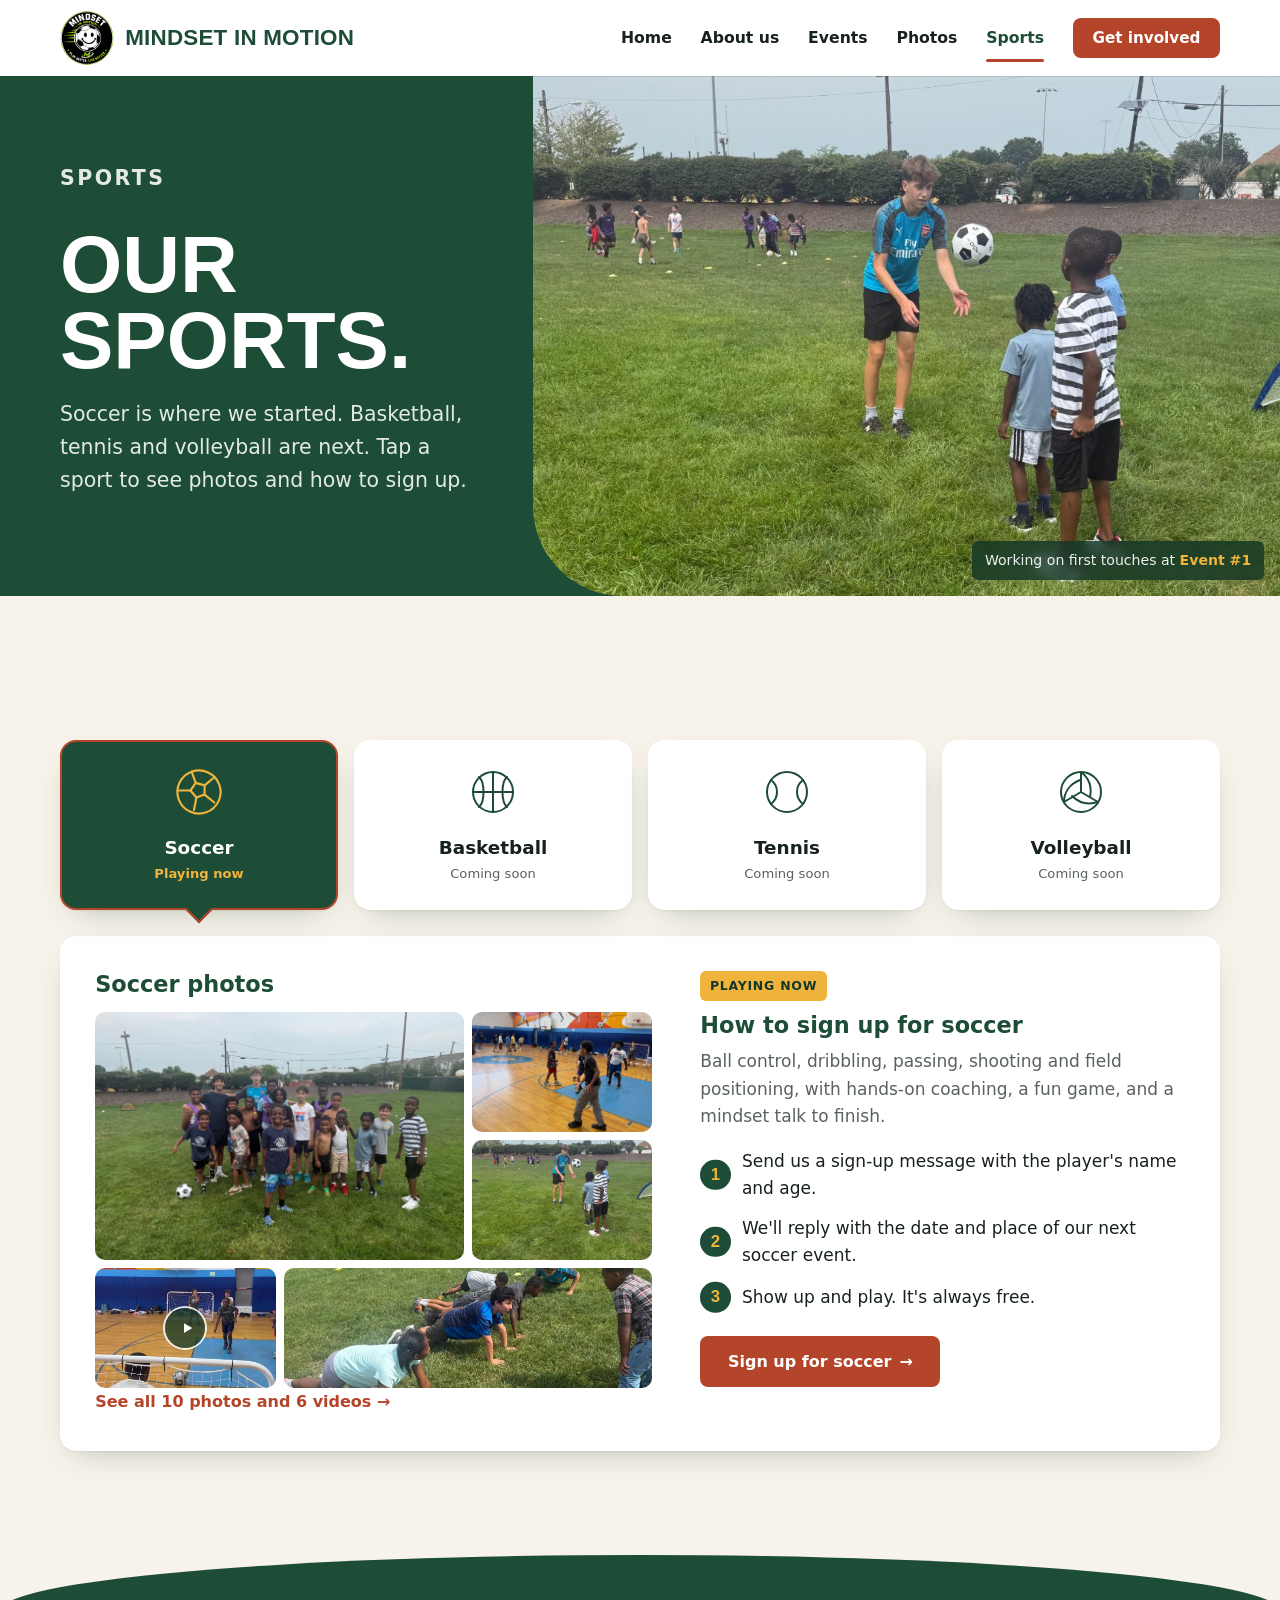
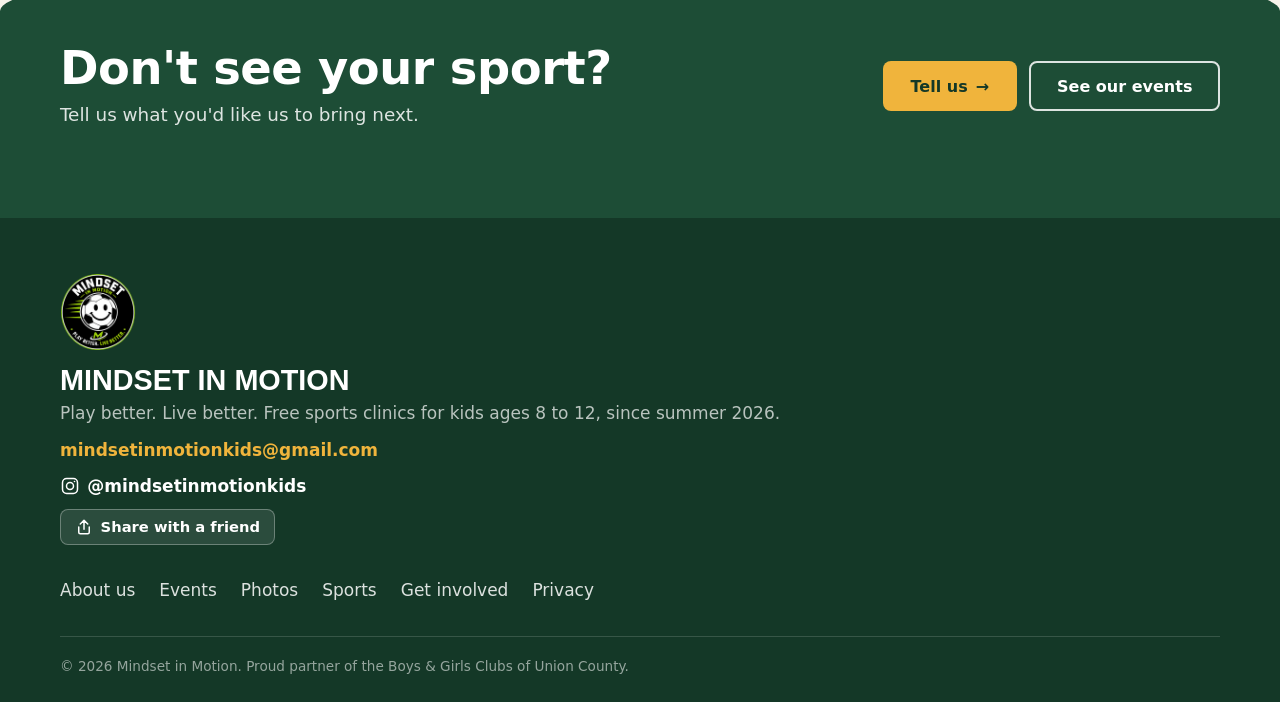
<file: sports.html>
<!doctype html>
<html lang="en">
<head>
  <meta charset="utf-8">
  <meta http-equiv="Content-Security-Policy" content="default-src 'self'; script-src 'self'; style-src 'self' 'unsafe-inline' https://fonts.googleapis.com; font-src https://fonts.gstatic.com; img-src 'self'; media-src 'self'; connect-src https://formsubmit.co; form-action 'self'; frame-src 'none'; object-src 'none'; base-uri 'self'; upgrade-insecure-requests">
  <meta name="referrer" content="strict-origin-when-cross-origin">
  <meta name="viewport" content="width=device-width, initial-scale=1">
  <title>Sports | Mindset in Motion</title>
  <meta name="description" content="The sports Mindset in Motion offers now and is adding next, with photos and how to sign up.">
  <link rel="canonical" href="https://mindsetinmotionkids.org/sports.html">
  <meta property="og:type" content="website">
  <meta property="og:site_name" content="Mindset in Motion">
  <meta property="og:title" content="Sports | Mindset in Motion">
  <meta property="og:description" content="The sports Mindset in Motion offers now and is adding next, with photos and how to sign up.">
  <meta property="og:url" content="https://mindsetinmotionkids.org/sports.html">
  <meta property="og:image" content="https://mindsetinmotionkids.org/photos/ball-skills.jpg">
  <meta name="twitter:card" content="summary_large_image">
  <meta name="theme-color" content="#1d4d36">
  <link rel="apple-touch-icon" href="brand/logo-160.png">
  <link rel="preconnect" href="https://fonts.googleapis.com">
  <link rel="preconnect" href="https://fonts.gstatic.com" crossorigin>
  <link href="https://fonts.googleapis.com/css2?family=Barlow+Condensed:wght@700;800&family=Barlow+Semi+Condensed:wght@600;700&family=Barlow:wght@400;500;600;700&display=swap" rel="stylesheet">
  <link rel="stylesheet" href="styles.css">
  <link rel="preload" as="image" href="photos/ball-skills.jpg" fetchpriority="high">
  <link rel="icon" type="image/png" href="brand/logo-64.png">
</head>
<body data-page="sports">
<a class="skip" href="#main">Skip to content</a>

<header class="nav" id="top">
  <div class="wrap nav-inner">
    <a href="index.html" class="logo" aria-label="Mindset in Motion home">
      <img class="crest" src="brand/logo-160.png" alt="" width="54" height="54">
      <span class="logo-text">Mindset in Motion</span>
    </a>
    <button class="nav-toggle" aria-label="Open menu" aria-expanded="false"><span></span><span></span><span></span></button>
    <nav class="nav-links" aria-label="Main">
      <a href="index.html">Home</a>
      <a href="about.html">About us</a>
      <a href="events.html">Events</a>
      <a href="photos.html">Photos</a>
      <a href="sports.html" class="active" aria-current="page">Sports</a>
      <a href="get-involved.html" class="btn btn-clay btn-sm">Get involved</a>
      <span class="nav-indicator" aria-hidden="true"></span>
    </nav>
  </div>
  <div class="progress" aria-hidden="true"></div>
</header>

<main id="main">
  <section class="hero hero-sub">
    <div class="hero-copy">
      <p class="kicker">Sports</p>
      <h1 class="hero-title"><span class="line"><span>Our</span></span> <span class="line"><span>sports.</span></span></h1>
      <p>Soccer is where we started. Basketball, tennis and volleyball are next. Tap a sport to see photos and how to sign up.</p>
    </div>
    <div class="hero-media">
      <img class="hero-img" src="photos/ball-skills.jpg" alt="A coach working on first touches with kids on the field" fetchpriority="high">
      <p class="hero-caption">Working on first touches at <strong>Event #1</strong></p>
    </div>
  </section>

  <!-- SPORT PICKER -->
  <section class="section">
    <div class="wrap">
      <div class="sports" id="sportsGrid" role="tablist" aria-label="Sports"></div>
      <div class="sport-panel" id="sportPanel" role="tabpanel" aria-live="polite"></div>
    </div>
  </section>

  <section class="cta-band">
    <div class="wrap cta-inner">
      <div>
        <h2>Don't see your sport?</h2>
        <p>Tell us what you'd like us to bring next.</p>
      </div>
      <div class="cta-btns">
        <a href="get-involved.html?type=Sign%20up" class="btn btn-sun">Tell us <span class="arr" aria-hidden="true">→</span></a>
        <a href="events.html" class="btn btn-ghost">See our events</a>
      </div>
    </div>
  </section>
</main>

<footer class="footer">
  <div class="wrap footer-inner">
    <div>
      <img class="footer-logo" src="brand/logo-160.png" alt="Mindset in Motion logo" width="76" height="76" loading="lazy">
      <p class="footer-name">Mindset in Motion</p>
      <p class="footer-tag">Play better. Live better. Free sports clinics for kids ages 8 to 12, since summer 2026.</p>
      <a class="footer-mail" href="mailto:mindsetinmotionkids@gmail.com">mindsetinmotionkids@gmail.com</a>
      <a class="footer-ig" href="https://www.instagram.com/mindsetinmotionkids/" target="_blank" rel="noopener"><svg viewBox="0 0 24 24" aria-hidden="true"><rect x="3" y="3" width="18" height="18" rx="5"/><circle cx="12" cy="12" r="4.2"/><circle cx="17.4" cy="6.6" r="1" class="dot"/></svg>@mindsetinmotionkids</a>
      <button type="button" class="share-btn"><svg viewBox="0 0 24 24" aria-hidden="true"><path d="M12 15V3M7 8l5-5 5 5"/><path d="M5 12v7a2 2 0 0 0 2 2h10a2 2 0 0 0 2-2v-7"/></svg>Share with a friend</button>
    </div>
    <nav class="footer-links" aria-label="Footer">
      <a href="about.html">About us</a>
      <a href="events.html">Events</a>
      <a href="photos.html">Photos</a>
      <a href="sports.html">Sports</a>
      <a href="get-involved.html">Get involved</a>
      <a href="privacy.html">Privacy</a>
    </nav>
  </div>
  <div class="wrap footer-copy">&copy; <span id="year"></span> Mindset in Motion. Proud partner of the Boys &amp; Girls Clubs of Union County.</div>
</footer>

<button class="to-top" id="toTop" aria-label="Back to top"><svg viewBox="0 0 24 24" aria-hidden="true"><path d="M12 19V5M5 12l7-7 7 7"/></svg></button>
<div class="toast" id="toast" role="status" aria-live="polite"></div>

<!-- LIGHTBOX -->
<div class="lightbox" id="lightbox" hidden role="dialog" aria-modal="true" aria-label="Photo viewer">
  <p class="lb-count" id="lbCount"></p>
  <button class="lb-close" aria-label="Close">Close ✕</button>
  <button class="lb-prev" aria-label="Previous photo">←</button>
  <figure>
    <div class="lb-media" id="lbMedia"></div>
    <figcaption id="lbCaption"></figcaption>
  </figure>
  <button class="lb-next" aria-label="Next photo">→</button>
</div>

<script src="script.js"></script>
</body>
</html>
</file>
<file: styles.css>
/*
  Layout follows the playbook used by established youth sports nonprofits
  (Soccer Without Borders, Girls on the Run, SCORES, Up2Us Sports):
  full-bleed photo hero, a clear Get involved button, an impact-number band,
  three photo "pillar" cards, news-style event cards, and curved dividers.

  Type: one superfamily, Barlow, cut three ways. Condensed for big
  scoreboard-style headlines, Semi Condensed for section headings, and the
  regular width for reading. Its letterforms come from road signs and
  license plates, which suits a sports group.

  Palette: a soccer field and a running track.
  - Pitch green: main brand color (bands, headings, crest).
  - Track clay: its complement, used only for action buttons.
  - Sun yellow: numbers and small highlights on green, like SWB's yellow on navy.
  - Warm cream and sand: page backgrounds.

  Motion: one "ease-out" curve for things arriving, one springy curve for
  things that pop (numbers, tabs, check marks). Everything respects
  prefers-reduced-motion.
*/
:root {
  --cream: #f7f3ea;
  --sand: #ece4d3;
  --sand-deep: #ddd2bc;
  --white: #fff;
  --ink: #18221c;
  --muted: #59625b;
  --green: #1d4d36;
  --green-deep: #143827;
  --clay: #b5452a;
  --clay-deep: #93361f;
  --sun: #f0b43c;
  --line: rgba(24, 34, 28, .12);
  --radius: 16px;
  --shadow: 0 1px 2px rgba(0,0,0,.06), 0 12px 32px -16px rgba(20,56,39,.35);
  --shadow-lift: 0 2px 4px rgba(0,0,0,.06), 0 24px 44px -18px rgba(20,56,39,.45);
  --display: "Barlow Condensed", "Arial Narrow", sans-serif;
  --heading: "Barlow Semi Condensed", "Barlow", system-ui, sans-serif;
  --body: "Barlow", system-ui, sans-serif;
  --ease: cubic-bezier(.22, 1, .36, 1);
  --spring: cubic-bezier(.34, 1.56, .64, 1);
}

* { box-sizing: border-box; margin: 0; padding: 0; }
html { scroll-behavior: smooth; scroll-padding-top: 88px; }
body { font-family: var(--body); font-size: 17px; color: var(--ink); background: var(--cream); line-height: 1.6; overflow-x: hidden; }
img { max-width: 100%; display: block; }
a { color: inherit; }
::selection { background: var(--sun); color: var(--green-deep); }
.wrap { width: min(1160px, 100% - 32px); margin-inline: auto; }
.narrow { max-width: 760px; }
.center { text-align: center; margin-inline: auto; }

h1 { font-family: var(--display); font-weight: 800; text-transform: uppercase; line-height: .95; font-size: clamp(3.2rem, 8.5vw, 6.4rem); }
h2, h3 { font-family: var(--heading); }
h2 { font-weight: 700; font-size: clamp(2rem, 4.2vw, 2.9rem); line-height: 1.1; color: var(--green); margin-bottom: .8rem; letter-spacing: -.01em; }
h3 { font-weight: 700; font-size: 1.3rem; line-height: 1.2; margin-bottom: .35rem; }
.lead { font-size: 1.2rem; color: var(--muted); margin-bottom: 1rem; }

.skip { position: absolute; left: 16px; top: -60px; z-index: 200; background: var(--green); color: #fff; padding: .6rem 1rem; border-radius: 8px; font-weight: 700; text-decoration: none; transition: top .2s; }
.skip:focus { top: 12px; }

/* Buttons: lift on hover, press down on click, arrow nudges forward */
.btn { display: inline-flex; align-items: center; gap: .5rem; font: 700 1rem var(--body); text-decoration: none; cursor: pointer; padding: .85rem 1.6rem; border-radius: 8px; border: 2px solid transparent; transition: background .2s, color .2s, border-color .2s, transform .25s var(--ease), box-shadow .25s; }
.btn:hover { transform: translateY(-2px); box-shadow: 0 10px 20px -12px rgba(20,56,39,.6); }
.btn:active { transform: translateY(0) scale(.97); box-shadow: none; transition-duration: .08s; }
.btn .arr, .partner-link .arr, .ev-link .arr { display: inline-block; transition: transform .3s var(--ease); }
.btn:hover .arr, .partner-link:hover .arr, .ev-link:hover .arr { transform: translateX(4px); }
.btn-sm { padding: .55rem 1.1rem; font-size: .95rem; }
.btn-clay { background: var(--clay); color: #fff; }
.btn-clay:hover { background: var(--clay-deep); }
.btn-ghost { border-color: rgba(255,255,255,.85); color: #fff; }
.btn-ghost:hover { background: #fff; color: var(--green-deep); }
.btn-sun { background: var(--sun); color: var(--green-deep); }
.btn-sun:hover { background: #ffc85a; }
.btn-outline { border-color: var(--green); color: var(--green); background: transparent; }
.btn-outline:hover { background: var(--green); color: #fff; }

/* Nav */
.nav { position: sticky; top: 0; z-index: 50; background: var(--white); box-shadow: 0 1px 0 var(--line); transition: transform .4s var(--ease), box-shadow .3s; }
.nav.scrolled { box-shadow: 0 1px 0 var(--line), 0 10px 30px -18px rgba(20,56,39,.35); }
.nav-inner { display: flex; align-items: center; justify-content: space-between; height: 76px; }
.logo { display: flex; align-items: center; gap: .7rem; text-decoration: none; }
.crest { width: 54px; height: 54px; border-radius: 50%; transition: transform .5s var(--spring); }
.logo:hover .crest { transform: rotate(-8deg) scale(1.05); }
.logo-text { font: 800 1.4rem var(--display); text-transform: uppercase; color: var(--green); letter-spacing: .01em; }
.nav-links { position: relative; display: flex; align-items: center; gap: 1.8rem; }
.nav-links a:not(.btn) { position: relative; text-decoration: none; font-weight: 600; font-size: .98rem; color: var(--ink); padding: .3rem 0; transition: color .2s; }
.nav-links a:not(.btn):hover, .nav-links a.active { color: var(--green); }
.nav-indicator { position: absolute; left: 0; bottom: -4px; height: 3px; width: 0; background: var(--clay); border-radius: 2px; opacity: 0; transition: transform .45s var(--ease), width .45s var(--ease), opacity .3s; pointer-events: none; }
.progress { position: absolute; left: 0; right: 0; bottom: -1px; height: 3px; background: var(--sun); transform-origin: 0 50%; transform: scaleX(0); }
.nav-toggle { display: none; background: none; border: 0; width: 40px; height: 40px; cursor: pointer; flex-direction: column; justify-content: center; gap: 6px; }
.nav-toggle span { display: block; height: 2px; background: var(--ink); border-radius: 2px; transition: transform .35s var(--ease), opacity .2s; }
@media (max-width: 860px) {
  .nav-toggle { display: flex; }
  .nav-indicator { display: none; }
  .nav-links { position: absolute; top: 76px; left: 0; right: 0; background: var(--white); flex-direction: column; align-items: flex-start; padding: 1rem 16px 1.5rem; gap: 1.1rem; box-shadow: 0 16px 30px -18px rgba(0,0,0,.3);
    visibility: hidden; opacity: 0; transform: translateY(-10px); pointer-events: none; transition: opacity .25s, transform .35s var(--ease), visibility 0s .35s; }
  .nav.open .nav-links { visibility: visible; opacity: 1; transform: none; pointer-events: auto; transition: opacity .25s, transform .35s var(--ease); }
  .nav-links > a { font-size: 1.15rem !important; opacity: 0; transform: translateY(-6px); transition: opacity .3s, transform .4s var(--ease); }
  .nav.open .nav-links > a { opacity: 1; transform: none; }
  .nav.open .nav-links > a:nth-child(2) { transition-delay: .04s; }
  .nav.open .nav-links > a:nth-child(3) { transition-delay: .08s; }
  .nav.open .nav-links > a:nth-child(4) { transition-delay: .12s; }
  .nav.open .nav-links > a:nth-child(5) { transition-delay: .16s; }
  .nav.open .nav-links > a:nth-child(6) { transition-delay: .2s; }
  .nav.open .nav-toggle span:nth-child(1) { transform: translateY(8px) rotate(45deg); }
  .nav.open .nav-toggle span:nth-child(2) { opacity: 0; transform: scaleX(.2); }
  .nav.open .nav-toggle span:nth-child(3) { transform: translateY(-8px) rotate(-45deg); }
}

/* Hero: copy on a green panel, photo beside it so no faces are covered */
.hero { display: grid; grid-template-columns: minmax(0, 5fr) minmax(0, 7fr); background: var(--green); color: #fff; min-height: min(80vh, 680px); overflow: hidden; }
.hero-copy { align-self: center; padding: 64px clamp(20px, 4vw, 56px) 64px max(16px, calc((100vw - 1160px) / 2)); }
.hero-title { max-width: 11ch; }
.hero-title .line { display: block; overflow: hidden; padding-bottom: .04em; margin-bottom: -.04em; }
.hero-title .line > span { display: inline-block; animation: line-up 1s var(--ease) backwards; }
.hero-title .line:nth-child(2) > span { animation-delay: .09s; }
.hero-title .line:nth-child(3) > span { animation-delay: .18s; color: var(--sun); }
.hero-copy p { font-size: clamp(1.1rem, 1.6vw, 1.3rem); max-width: 30rem; margin: 1.2rem 0 2rem; color: rgba(255,255,255,.88); animation: fade-up .9s var(--ease) .35s backwards; }
.hero-cta { display: flex; flex-wrap: wrap; gap: .8rem; animation: fade-up .9s var(--ease) .48s backwards; }
.hero-media { position: relative; overflow: hidden; border-bottom-left-radius: 120px; animation: wipe 1.25s var(--ease) .1s backwards; }
.hero-img { position: absolute; inset: 0; width: 100%; height: 100%; object-fit: cover; object-position: 50% 50%; transform: scale(1.12); translate: 0 var(--py, 0px); animation: settle 1.8s var(--ease) .1s backwards; }
.hero-caption { position: absolute; right: 16px; bottom: 16px; max-width: calc(100% - 32px); background: rgba(20,56,39,.82); color: rgba(255,255,255,.92); font-size: .88rem; padding: .5rem .8rem; border-radius: 6px; backdrop-filter: blur(4px); animation: fade-up .8s var(--ease) 1.1s backwards; }
.hero-caption strong { color: var(--sun); }
@media (max-width: 860px) {
  .hero { grid-template-columns: 1fr; }
  .hero-media { order: -1; height: 300px; border-radius: 0 0 0 60px; animation-name: wipe-down; }
  .hero-copy { padding: 40px 16px 56px; }
}

@keyframes line-up { from { transform: translateY(105%); } }
@keyframes fade-up { from { opacity: 0; transform: translateY(18px); } }
@keyframes wipe { from { clip-path: inset(0 0 0 100%); } to { clip-path: inset(0); } }
@keyframes wipe-down { from { clip-path: inset(0 0 100% 0); } to { clip-path: inset(0); } }
@keyframes settle { from { transform: scale(1.35); } }

/* Sections */
.section { padding: clamp(64px, 9vw, 104px) 0; }
.section-sand { background: var(--sand); }
.section-green { background: var(--green); color: #fff; }
.section-green h2 { color: #fff; }
.section-green .lead { color: rgba(255,255,255,.8); }
.curve-top { border-radius: 50% 50% 0 0 / 56px 56px 0 0; }

/* Word-by-word heading rise (words wrapped by script.js) */
.split .w { display: inline-block; overflow: hidden; vertical-align: top; padding-bottom: .12em; margin-bottom: -.12em; }
.split .w > span { display: inline-block; transform: translateY(110%); }
.split.in .w > span { transform: none; animation: line-up .85s var(--ease) calc(var(--wi) * 55ms) backwards; }

/* Intro + pillars */
.intro .narrow p:not(.lead) { color: var(--muted); }
.pillars { display: grid; grid-template-columns: repeat(3, 1fr); gap: 1.5rem; margin-top: 3.5rem; }
.pillar { position: relative; }
.pillar-photo { position: relative; border-radius: var(--radius); overflow: hidden; aspect-ratio: 4 / 5; box-shadow: var(--shadow); transition: box-shadow .4s, transform .5s var(--ease); }
.pillar img { width: 100%; height: 100%; object-fit: cover; transition: transform .9s var(--ease); }
.pillar-label { position: absolute; inset: 0; display: flex; align-items: flex-end; padding: 1.4rem; background: linear-gradient(0deg, rgba(20,56,39,.85), transparent 55%); }
.pillar-label h3 { font: 800 2.4rem/1 var(--display); text-transform: uppercase; color: #fff; margin: 0; transition: transform .5s var(--ease); }
.pillar-label h3::after { content: ""; display: block; height: 4px; width: 0; background: var(--sun); margin-top: .5rem; transition: width .5s var(--ease); }
.pillar:hover .pillar-photo { transform: translateY(-6px); box-shadow: var(--shadow-lift); }
.pillar:hover img { transform: scale(1.07); }
.pillar:hover .pillar-label h3::after { width: 2.2rem; }
.pillar p { margin-top: 1rem; color: var(--muted); }
.pillar.reveal.in .pillar-photo { animation: unclip 1.1s var(--ease) var(--d, 0s) backwards; }
@keyframes unclip { from { clip-path: inset(18% 0 0 0 round var(--radius)); } to { clip-path: inset(0 round var(--radius)); } }
@media (max-width: 800px) { .pillars { grid-template-columns: 1fr; } .pillar-photo { aspect-ratio: 16 / 10; } }

/* Impact band */
.impact { background: var(--green); color: #fff; padding: clamp(70px, 9vw, 100px) 0; border-radius: 50% 50% 0 0 / 56px 56px 0 0; text-align: center; }
.impact h2 { color: var(--sun); font-size: 1.6rem; margin-bottom: 2rem; }
.impact-stats { display: grid; grid-template-columns: repeat(4, 1fr); gap: 1rem; }
.impact-stats > div { background: var(--green-deep); border-radius: var(--radius); padding: 1.6rem 1rem; transition: transform .4s var(--ease), background .3s; }
.impact-stats > div:hover { transform: translateY(-4px); background: #0f2d1f; }
.impact-stats dd { font: 800 clamp(3rem, 6vw, 4.2rem)/1 var(--display); color: var(--sun); display: flex; justify-content: center; align-items: flex-start; }
.impact-stats dt { font-weight: 600; margin-top: .4rem; }
/* Scoreboard-style rolling digit */
.roll { display: inline-block; height: 1em; overflow: hidden; vertical-align: top; }
.roll-col { display: flex; flex-direction: column; }
.roll-col > span { height: 1em; }
@media (max-width: 760px) { .impact-stats { grid-template-columns: 1fr 1fr; } }

/* Steps: cards appear in order, numbers pop, a track line runs between them */
.steps { list-style: none; display: grid; grid-template-columns: repeat(4, 1fr); gap: 1.2rem; margin-top: 2.5rem; }
.steps li { position: relative; background: var(--white); border-radius: var(--radius); padding: 1.6rem; box-shadow: var(--shadow); transition: transform .4s var(--ease), box-shadow .4s; }
.steps li:hover { transform: translateY(-4px); box-shadow: var(--shadow-lift); }
.step-n { position: relative; z-index: 3; display: grid; place-items: center; width: 44px; height: 44px; border-radius: 50%; background: var(--green); color: var(--sun); font: 800 1.4rem var(--display); margin-bottom: 1rem; }
.steps p { color: var(--muted); }
.steps li.in .step-n { animation: pop-in .6s var(--spring) calc(var(--d, 0s) + .25s) backwards; }
@keyframes pop-in { from { transform: scale(0); } }
@media (min-width: 901px) {
  .steps li:not(:last-child)::after { content: ""; position: absolute; z-index: 2; top: calc(1.6rem + 21px); left: calc(1.6rem + 52px); right: calc(-1.2rem - 1.6rem - 8px); height: 3px; border-radius: 2px;
    background: repeating-linear-gradient(90deg, var(--sun) 0 10px, transparent 10px 16px); transform-origin: 0 50%; }
  .steps li:not(.in)::after { transform: scaleX(0); }
  .steps li.in::after { animation: draw .55s var(--ease) calc(var(--d, 0s) + .9s) backwards; }
}
@keyframes draw { from { transform: scaleX(0); } }
@media (max-width: 900px) { .steps { grid-template-columns: 1fr 1fr; } }
@media (max-width: 520px) { .steps { grid-template-columns: 1fr; } }

/* Event cards */
.event-cards { display: grid; grid-template-columns: repeat(3, 1fr); gap: 1.5rem; margin-top: 2.5rem; }
.ev-card { background: var(--white); border-radius: var(--radius); overflow: hidden; box-shadow: var(--shadow); display: flex; flex-direction: column; transition: transform .45s var(--ease), box-shadow .45s; }
.ev-card:hover { transform: translateY(-6px); box-shadow: var(--shadow-lift); }
.ev-cover { position: relative; aspect-ratio: 16 / 10; overflow: hidden; background: var(--sand-deep); }
.ev-cover img { width: 100%; height: 100%; object-fit: cover; transition: transform .9s var(--ease); }
.ev-card:hover .ev-cover img { transform: scale(1.06); }
.ev-badge { position: absolute; top: 12px; left: 12px; background: var(--white); color: var(--green); font-size: .78rem; font-weight: 700; text-transform: uppercase; letter-spacing: .06em; padding: .3rem .6rem; border-radius: 6px; }
.ev-badge.next { background: var(--sun); color: var(--green-deep); }
.ev-badge.next::before { content: ""; display: inline-block; width: 7px; height: 7px; border-radius: 50%; background: var(--clay); margin-right: .45rem; vertical-align: 1px; animation: pulse 1.8s ease-out infinite; }
@keyframes pulse { 0% { box-shadow: 0 0 0 0 rgba(181,69,42,.55); } 100% { box-shadow: 0 0 0 9px rgba(181,69,42,0); } }
.ev-cover-empty { display: grid; place-items: center; height: 100%; background: repeating-linear-gradient(-45deg, transparent 0 12px, rgba(29,77,54,.07) 12px 13px), var(--sand-deep); font: 800 1.6rem var(--display); text-transform: uppercase; color: var(--green); transition: background-position .9s var(--ease); background-size: 200% 200%; }
.ev-card:hover .ev-cover-empty { background-position: 30px 0; }
.ev-body { padding: 1.4rem 1.5rem 1.6rem; display: flex; flex-direction: column; flex: 1; }
.ev-date { font-size: .85rem; font-weight: 700; text-transform: uppercase; letter-spacing: .06em; color: var(--clay); }
.ev-card h3 { font-size: 1.45rem; margin: .3rem 0 .2rem; color: var(--green); }
.ev-partner { font-size: .92rem; color: var(--muted); margin-bottom: .8rem; }
.ev-summary { color: var(--ink); margin-bottom: 1rem; }
.ev-highlights { list-style: none; margin: -.2rem 0 1.1rem; display: grid; gap: .3rem; font-size: .93rem; color: var(--muted); }
.ev-highlights li { padding-left: 1.1rem; position: relative; }
.ev-highlights li::before { content: ""; position: absolute; left: 0; top: .62em; width: 6px; height: 6px; border-radius: 50%; background: var(--sun); }
.ev-link { margin-top: auto; align-self: flex-start; color: var(--clay); font: 700 1rem var(--body); background: none; border: 0; cursor: pointer; text-decoration: none; padding: 0; }
.ev-link:hover { text-decoration: underline; text-underline-offset: 3px; }
@media (max-width: 900px) { .event-cards { grid-template-columns: 1fr; max-width: 560px; margin-inline: auto; } }

/* Gallery */
.gallery-head { display: flex; justify-content: space-between; align-items: center; gap: 1rem; flex-wrap: wrap; margin-bottom: 1.6rem; }
.gallery-head h2 { margin: 0; }
.filters { position: relative; display: flex; gap: .3rem; flex-wrap: wrap; background: var(--sand); padding: 4px; border-radius: 10px; }
.chip-pill { position: absolute; top: 0; left: 0; height: 0; background: var(--green); border-radius: 7px; transition: transform .45s var(--ease), width .45s var(--ease); pointer-events: none; }
.chip { position: relative; z-index: 1; border: 0; background: transparent; padding: .45rem 1rem; border-radius: 7px; cursor: pointer; font: 600 .92rem var(--body); color: var(--green); transition: color .3s; }
.chip:hover:not(.active) { color: var(--clay); }
.chip.active { color: #fff; }
.chip .n { font-size: .78rem; opacity: .7; margin-left: .25rem; }
.gallery { display: grid; grid-template-columns: repeat(5, 1fr); grid-auto-rows: 260px; grid-auto-flow: dense; gap: 12px; }
@media (max-width: 900px) { .gallery { grid-template-columns: repeat(2, 1fr); grid-auto-rows: 220px; } .g-item.fill { grid-column: span 2; } }
.g-item { position: relative; overflow: hidden; cursor: zoom-in; border: 0; padding: 0; background: var(--sand-deep); border-radius: 12px; }
.g-item.wide { grid-column: span 2; }
.g-item.tall { grid-row: span 2; }
@media (max-width: 560px) { .gallery { grid-template-columns: 1fr; } .g-item.wide { grid-column: span 1; } .g-item.tall { grid-row: span 1; } }
.g-item img { width: 100%; height: 100%; object-fit: cover; transition: transform .8s var(--ease); }
.g-item:hover img { transform: scale(1.06); }
.g-item figcaption { position: absolute; z-index: 3; left: 0; right: 0; bottom: 0; padding: 2rem .9rem .7rem; background: linear-gradient(transparent, rgba(20,56,39,.85)); color: #fff; font-weight: 600; font-size: .92rem; text-align: left; opacity: 0; transform: translateY(8px); transition: opacity .3s, transform .4s var(--ease); }
.g-item:hover figcaption, .g-item:focus-visible figcaption { opacity: 1; transform: none; }
@media (hover: none) { .g-item figcaption { opacity: 1; transform: none; } }
.g-item.hide { display: none; }
/* Videos: a play badge, and a silent preview on hover */
.play { position: absolute; left: 50%; top: 50%; z-index: 2; width: 56px; height: 56px; margin: -28px 0 0 -28px; border-radius: 50%; display: grid; place-items: center; background: rgba(20,56,39,.72); box-shadow: 0 0 0 2px rgba(255,255,255,.85); pointer-events: none; transition: transform .4s var(--spring), opacity .3s, background .2s; }
.play svg { width: 26px; height: 26px; fill: #fff; margin-left: 3px; }
.g-item:hover .play, .sp-thumb:hover .play { transform: scale(1.12); background: var(--clay); }
.g-item .preview { position: absolute; inset: 0; width: 100%; height: 100%; object-fit: cover; opacity: 0; transition: opacity .35s; }
.g-item .preview.on { opacity: 1; }
.g-item:has(.preview.on) .play { opacity: 0; }
.sp-thumb .play { width: 40px; height: 40px; margin: -20px 0 0 -20px; }
.sp-thumb .play svg { width: 18px; height: 18px; }
.placeholder { width: 100%; height: 100%; display: grid; place-items: center; text-align: center; color: var(--green); font-weight: 600; background: var(--sand-deep); }

/* Partner strip */
.partner { background: var(--white); border-block: 1px solid var(--line); padding: 2.2rem 0; }
.partner-inner { display: flex; align-items: center; justify-content: center; gap: .6rem 2rem; flex-wrap: wrap; text-align: center; }
.partner-kicker { font-size: .85rem; font-weight: 700; text-transform: uppercase; letter-spacing: .08em; color: var(--muted); }
.partner-name { font: 800 1.9rem var(--display); text-transform: uppercase; color: var(--green); }
.partner-link { color: var(--clay); font-weight: 700; text-decoration: none; }
.partner-link:hover { text-decoration: underline; text-underline-offset: 3px; }

/* Lightbox */
.lightbox { position: fixed; inset: 0; z-index: 100; background: rgba(15,30,22,.95); display: grid; grid-template-columns: 72px 1fr 72px; align-items: center; padding: 1rem; opacity: 0; transition: opacity .3s; touch-action: pan-y; }
.lightbox.open { opacity: 1; }
.lightbox[hidden] { display: none; }
.lightbox figure { display: flex; flex-direction: column; align-items: center; gap: 1rem; min-width: 0; }
.lb-media { position: relative; display: grid; place-items: center; }
.lb-media img, .lb-media video { max-height: 80vh; max-width: 100%; border-radius: 8px; box-shadow: 0 30px 60px -20px rgba(0,0,0,.6); background: #000; }
.lightbox figcaption { color: #fff; font-weight: 600; text-align: center; }
.lightbox button { display: grid; place-items: center; background: none; border: 0; color: #fff; font: 600 1.8rem var(--body); cursor: pointer; border-radius: 50%; width: 56px; height: 56px; transition: background .2s, color .2s, transform .25s var(--ease); }
.lightbox button:hover { color: var(--sun); background: rgba(255,255,255,.08); }
.lb-prev:hover { transform: translateX(-3px); }
.lb-next:hover { transform: translateX(3px); }
.lightbox .lb-close { position: absolute; top: 1rem; right: 1.2rem; font-size: 1rem; width: auto; height: auto; padding: .5rem .9rem; border-radius: 8px; }
.lb-count { position: absolute; top: 1.5rem; left: 1.6rem; color: rgba(255,255,255,.7); font: 700 1rem var(--display); letter-spacing: .1em; }
@media (max-width: 640px) {
  .lightbox { grid-template-columns: 1fr; padding: 4rem .75rem 5rem; }
  .lb-prev, .lb-next { position: absolute; bottom: 1rem; }
  .lb-prev { left: calc(50% - 64px); }
  .lb-next { right: calc(50% - 64px); }
}

/* Sports: tabs on top, a panel with photos and sign-up steps underneath */
.sports { display: grid; grid-template-columns: repeat(4, 1fr); gap: 1rem; margin-top: 2.5rem; }
.sport { position: relative; background: var(--white); border: 2px solid transparent; border-radius: var(--radius); padding: 1.6rem 1rem 1.4rem; text-align: center; cursor: pointer; font: inherit; color: inherit; box-shadow: var(--shadow); transition: border-color .2s, transform .35s var(--ease), box-shadow .35s; }
.sport:hover:not(.active) { border-color: var(--green); transform: translateY(-5px); box-shadow: var(--shadow-lift); }
.sport:active:not(.active) { transform: translateY(-1px) scale(.97); transition-duration: .08s; }
.sport.active { border-color: var(--clay); }
.sport.active::after { content: ""; position: absolute; left: 50%; bottom: -11px; width: 18px; height: 18px; background: var(--white); border-right: 2px solid var(--clay); border-bottom: 2px solid var(--clay); transform: translateX(-50%) rotate(45deg); animation: pop-in .35s var(--spring); }
.sport.current.active::after { background: var(--green); }
.sport svg { width: 48px; height: 48px; margin: 0 auto .8rem; color: var(--green); transition: transform .5s var(--spring); }
.sport:hover svg, .sport.active svg { transform: rotate(-20deg) scale(1.08); }
.sport.current { background: var(--green); color: #fff; }
.sport.current svg { color: var(--sun); }
.sport h3 { font-size: 1.15rem; margin: 0; }
.sport .tag { font-size: .82rem; color: var(--muted); }
.sport.current .tag { color: var(--sun); font-weight: 700; }
@media (max-width: 760px) { .sports { grid-template-columns: 1fr 1fr; } .sport.active::after { display: none; } }

.sport-panel { margin-top: 1.6rem; background: var(--white); border-radius: var(--radius); box-shadow: var(--shadow); overflow: hidden; }
.sp-inner { display: grid; grid-template-columns: minmax(0, 1.15fr) minmax(0, 1fr); gap: clamp(1.5rem, 4vw, 3rem); padding: clamp(1.4rem, 3vw, 2.2rem); }
.sp-inner > * { animation: fade-up .55s var(--ease) backwards; }
.sp-inner > :nth-child(2) { animation-delay: .08s; }
.sp-photos h3, .sp-signup h3 { color: var(--green); font-size: 1.4rem; margin-bottom: .9rem; }
.sp-grid { display: grid; grid-template-columns: repeat(3, 1fr); grid-auto-rows: 120px; gap: 8px; }
.sp-thumb { position: relative; overflow: hidden; border: 0; padding: 0; border-radius: 10px; background: var(--sand-deep); cursor: zoom-in; animation: fade-up .5s var(--ease) backwards; }
.sp-thumb:nth-child(2) { animation-delay: .05s; } .sp-thumb:nth-child(3) { animation-delay: .1s; }
.sp-thumb:nth-child(4) { animation-delay: .15s; } .sp-thumb:nth-child(5) { animation-delay: .2s; }
.sp-thumb.big { grid-column: span 2; grid-row: span 2; }
/* Let the last photo stretch so the mosaic never has a hole */
.sp-thumb.big:only-child { grid-column: span 3; }
.sp-thumb:nth-child(2):last-child { grid-row: span 2; }
.sp-thumb:nth-child(4):last-child { grid-column: span 3; }
.sp-thumb:nth-child(5):last-child { grid-column: span 2; }
.sp-thumb img { width: 100%; height: 100%; object-fit: cover; transition: transform .8s var(--ease); }
.sp-thumb:hover img { transform: scale(1.07); }
.sp-all { margin-top: .9rem; }
.sp-empty { display: grid; place-items: center; gap: .8rem; text-align: center; min-height: 248px; padding: 1.5rem; border-radius: 12px; color: var(--muted);
  background: repeating-linear-gradient(-45deg, transparent 0 12px, rgba(29,77,54,.06) 12px 13px), var(--cream); }
.sp-empty svg { width: 56px; height: 56px; color: var(--green); opacity: .55; }
.sp-empty p { max-width: 22rem; }
.sp-status { display: inline-block; font-size: .78rem; font-weight: 700; text-transform: uppercase; letter-spacing: .06em; padding: .3rem .6rem; border-radius: 6px; background: var(--sand); color: var(--green); margin-bottom: .7rem; }
.sp-status.now { background: var(--sun); color: var(--green-deep); }
.sp-signup > p { color: var(--muted); margin: -.3rem 0 1.1rem; }
.sp-steps { list-style: none; counter-reset: step; display: grid; gap: .8rem; margin-bottom: 1.5rem; }
.sp-steps li { counter-increment: step; position: relative; padding-left: 2.6rem; min-height: 1.9rem; display: flex; align-items: center; }
.sp-steps li::before { content: counter(step); position: absolute; left: 0; top: 50%; translate: 0 -50%; width: 1.9rem; height: 1.9rem; border-radius: 50%; display: grid; place-items: center; background: var(--green); color: var(--sun); font: 800 1.05rem var(--display); }
.sp-steps li { animation: fade-up .5s var(--ease) backwards; }
.sp-steps li:nth-child(1) { animation-delay: .15s; } .sp-steps li:nth-child(2) { animation-delay: .22s; } .sp-steps li:nth-child(3) { animation-delay: .29s; }
@media (max-width: 860px) { .sp-inner { grid-template-columns: 1fr; } }
@media (max-width: 520px) { .sp-grid { grid-auto-rows: 90px; } }

/* People (About page) */
.people { display: grid; gap: 1.5rem; margin: 2.5rem auto 0; max-width: 980px; }
.person { position: relative; display: grid; grid-template-columns: 220px minmax(0, 1fr); background: var(--white); border-radius: var(--radius); overflow: hidden; box-shadow: var(--shadow); text-decoration: none; color: inherit; transition: transform .45s var(--ease), box-shadow .45s; }
.person:hover { transform: translateY(-5px); box-shadow: var(--shadow-lift); }
.person::after { content: ""; position: absolute; inset: 0; background: radial-gradient(circle at var(--mx, 50%) var(--my, 30%), rgba(240,180,60,.12), transparent 45%); opacity: 0; transition: opacity .3s; pointer-events: none; }
.person:hover::after { opacity: 1; }
.person-art { display: grid; place-items: center; background: var(--green); overflow: hidden; }
.person-art img { width: 100%; height: 100%; object-fit: cover; }
/* Headshots are small, so they show as a round portrait at close to their real size instead of being stretched */
.person-art.has-photo { position: relative; }
.person-art.has-photo img { width: 150px; height: 150px; border-radius: 50%; object-fit: cover; object-position: 50% 30%; box-shadow: 0 0 0 4px var(--sun), 0 12px 24px -10px rgba(0,0,0,.5); transition: transform .6s var(--spring); }
.person:hover .person-art.has-photo img { transform: scale(1.05) rotate(-2deg); }
.person-num { position: absolute; left: calc(50% + 42px); top: calc(50% + 40px); display: grid; place-items: center; width: 40px; height: 40px; border-radius: 50%; background: var(--clay); color: #fff; font: 800 1.3rem var(--display); box-shadow: 0 0 0 3px var(--green); }
.jersey-num { font: 800 9rem/1 var(--display); color: transparent; -webkit-text-stroke: 3px rgba(240,180,60,.55); transition: transform .6s var(--spring), -webkit-text-stroke-color .4s; }
.person:hover .jersey-num { transform: scale(1.1) rotate(-4deg); -webkit-text-stroke-color: rgba(240,180,60,.95); }
.person-body { padding: 1.8rem 2rem 2rem; }
.person-body .ev-highlights { grid-template-columns: repeat(auto-fit, minmax(220px, 1fr)); column-gap: 1.5rem; }
.person-body h3 { color: var(--green); font-size: 1.45rem; margin: 0; }
.person-role { display: inline-block; color: var(--clay); font-weight: 700; font-size: .95rem; margin-bottom: .6rem; }
.person-body p { color: var(--muted); margin-bottom: .8rem; }
.person-body h4, .ef-body h4 { font-size: .8rem; text-transform: uppercase; letter-spacing: .08em; color: var(--green); margin-bottom: .5rem; }
.person-body .ev-highlights { margin: 0; }
.person-join { border: 2px dashed var(--sand-deep); box-shadow: none; background: transparent; grid-template-columns: 140px minmax(0, 1fr); }
.person-join .jersey-num { font-size: 6rem; }
.person-join .person-art { background: var(--sand-deep); }
.person-join .jersey-num { -webkit-text-stroke-color: rgba(29,77,54,.35); }
.person-join:hover { border-color: var(--clay); background: var(--white); }
@media (max-width: 640px) { .person, .person-join { grid-template-columns: 1fr; } .person-art { height: 150px; } .person-art.has-photo { height: 190px; } .person-art.has-photo img { width: 136px; height: 136px; } }

/* Shared page parts */
.kicker { font-size: .85rem; font-weight: 700; text-transform: uppercase; letter-spacing: .12em; color: var(--sun); margin-bottom: .8rem; animation: fade-up .8s var(--ease) backwards; }
.kicker-clay { color: var(--clay); }
.hero-sub { min-height: min(60vh, 520px); }
.hero-sub .hero-title { font-size: clamp(2.8rem, 6.5vw, 5rem); max-width: 12ch; }
.hero-sub .hero-media { border-bottom-left-radius: 90px; }
.hero-sub .hero-img { object-position: 50% 35%; }
.section-tight { padding: clamp(40px, 6vw, 64px) 0; }
.section-head { display: flex; justify-content: space-between; align-items: flex-end; gap: 1rem 2rem; flex-wrap: wrap; }
.section-head .lead { margin-bottom: 0; }
.see-all { display: inline-flex; align-items: center; gap: .35rem; color: var(--clay); font-weight: 700; text-decoration: none; white-space: nowrap; }
.see-all:hover { text-decoration: underline; text-underline-offset: 3px; }
.see-all:hover .arr, .tile:hover .arr, .person:hover .arr { transform: translateX(4px); }
.see-all .arr, .tile .arr, .person .arr { display: inline-block; transition: transform .3s var(--ease); }
.more-link { margin-top: 2rem; }

/* Home: tiles that lead to each page */
.tiles { display: grid; grid-template-columns: repeat(3, 1fr); gap: 1.5rem; margin-top: 3.5rem; }
.tile { text-decoration: none; color: inherit; }
.tile-photo { position: relative; border-radius: var(--radius); overflow: hidden; aspect-ratio: 4 / 5; box-shadow: var(--shadow); transition: box-shadow .4s, transform .5s var(--ease); }
.tile-photo img { width: 100%; height: 100%; object-fit: cover; transition: transform .9s var(--ease); }
.tile-label { position: absolute; inset: 0; display: flex; align-items: flex-end; padding: 1.4rem; background: linear-gradient(0deg, rgba(20,56,39,.85), transparent 55%); }
.tile-label h3 { font: 800 2.2rem/1 var(--display); text-transform: uppercase; color: #fff; margin: 0; }
.tile-label h3::after { content: ""; display: block; height: 4px; width: 0; background: var(--sun); margin-top: .5rem; transition: width .5s var(--ease); }
.tile:hover .tile-photo { transform: translateY(-6px); box-shadow: var(--shadow-lift); }
.tile:hover img { transform: scale(1.07); }
.tile:hover .tile-label h3::after { width: 2.2rem; }
.tile p { margin-top: 1rem; color: var(--muted); }
.tile-more { display: block; margin-top: .3rem; color: var(--clay); font-weight: 700; }
@media (max-width: 800px) { .tiles { grid-template-columns: 1fr; } .tile-photo { aspect-ratio: 16 / 10; } }
.sport-tiles { display: grid; grid-template-columns: repeat(4, 1fr); gap: 1rem; margin-top: 2rem; }
.sport-tiles .sport { text-decoration: none; display: block; }
@media (max-width: 760px) { .sport-tiles { grid-template-columns: 1fr 1fr; } }
.photo-strip { margin-top: 2rem; }
.photo-strip .sp-grid { grid-template-columns: repeat(4, 1fr); grid-auto-rows: 190px; gap: 12px; }
.photo-strip .sp-thumb { border-radius: 12px; }
.photo-strip .sp-thumb:nth-child(5):last-child, .photo-strip .sp-thumb:nth-child(4):last-child { grid-column: auto; }
@media (max-width: 700px) { .photo-strip .sp-grid { grid-template-columns: repeat(2, 1fr); grid-auto-rows: 150px; } .photo-strip .sp-thumb:nth-child(5):last-child { grid-column: span 2; } }

/* Green call-to-action band at the bottom of each page */
.cta-band { background: var(--green); color: #fff; padding: clamp(56px, 8vw, 88px) 0; border-radius: 50% 50% 0 0 / 56px 56px 0 0; }
.cta-inner { display: flex; align-items: center; justify-content: space-between; gap: 1.5rem 3rem; flex-wrap: wrap; }
.cta-band h2 { color: #fff; margin-bottom: .4rem; }
.cta-band p { color: rgba(255,255,255,.85); font-size: 1.15rem; }
.cta-btns { display: flex; gap: .8rem; flex-wrap: wrap; }

/* About: story + timeline */
.story { display: grid; grid-template-columns: minmax(0, 1.2fr) minmax(0, 1fr); gap: clamp(2rem, 6vw, 5rem); align-items: start; }
.story-text p:not(.lead) { color: var(--muted); margin-bottom: 1rem; }
.timeline { list-style: none; position: relative; padding-left: 2.2rem; margin-top: .5rem; }
.timeline::before { content: ""; position: absolute; left: 9px; top: 8px; bottom: 8px; width: 3px; border-radius: 2px; background: var(--sand-deep); }
.timeline li { position: relative; padding-bottom: 1.8rem; }
.timeline li:last-child { padding-bottom: 0; }
.timeline li::before { content: ""; position: absolute; left: calc(-2.2rem + 2px); top: 4px; width: 17px; height: 17px; border-radius: 50%; background: var(--green); box-shadow: 0 0 0 4px var(--cream); }
.timeline li.in::before { animation: pop-in .5s var(--spring) calc(var(--d, 0s) + .15s) backwards; }
.timeline li.tl-next::before { background: var(--sun); }
.tl-date { font-size: .82rem; font-weight: 700; text-transform: uppercase; letter-spacing: .06em; color: var(--clay); }
.timeline h3 { color: var(--green); margin: .15rem 0 .25rem; }
.timeline p { color: var(--muted); }
.timeline a { color: var(--clay); font-weight: 700; text-decoration: none; }
@media (max-width: 860px) { .story { grid-template-columns: 1fr; } }

/* About: what we do */
.features { display: grid; grid-template-columns: repeat(4, 1fr); gap: 1.2rem; margin-top: 2.5rem; }
.feature { background: var(--white); border-radius: var(--radius); padding: 1.8rem 1.5rem; box-shadow: var(--shadow); transition: transform .4s var(--ease), box-shadow .4s; }
.feature:hover { transform: translateY(-5px); box-shadow: var(--shadow-lift); }
.feature svg { width: 48px; height: 48px; fill: none; stroke: var(--clay); stroke-width: 2.5; stroke-linecap: round; stroke-linejoin: round; margin-bottom: 1rem; transition: transform .5s var(--spring); }
.feature:hover svg { transform: rotate(-8deg) scale(1.1); }
.feature h3 { color: var(--green); }
.feature p { color: var(--muted); font-size: .97rem; }
@media (max-width: 1000px) { .features { grid-template-columns: 1fr 1fr; } }
@media (max-width: 560px) { .features { grid-template-columns: 1fr; } }

/* About: partner feature */
.split-feature { display: grid; grid-template-columns: minmax(0, 1fr) minmax(0, 1fr); gap: clamp(2rem, 5vw, 4rem); align-items: center; }
.split-media { border-radius: var(--radius); overflow: hidden; aspect-ratio: 4 / 5; max-height: 560px; box-shadow: var(--shadow); }
.split-media img { width: 100%; height: 100%; object-fit: cover; transition: transform 1.2s var(--ease); }
.split-media:hover img { transform: scale(1.05); }
.split-media.reveal.in { animation: unclip 1.1s var(--ease) var(--d, 0s) backwards; }
.split-copy p { color: var(--muted); margin-bottom: 1rem; }
.split-copy .btn { margin-top: .6rem; }
@media (max-width: 860px) { .split-feature { grid-template-columns: 1fr; } .split-media { aspect-ratio: 16 / 11; } }

/* Events page */
.upnext { display: grid; grid-template-columns: auto minmax(0, 1fr) auto; gap: 1.5rem 2.5rem; align-items: center; background: var(--white); border: 2px solid var(--sun); border-radius: var(--radius); padding: clamp(1.4rem, 3vw, 2.2rem); box-shadow: var(--shadow); }
.upnext-date { display: grid; gap: .5rem; justify-items: start; }
.upnext-date strong { font: 800 3rem/1 var(--display); color: var(--green); }
.upnext h2 { font-size: clamp(1.5rem, 3vw, 2rem); margin-bottom: .4rem; }
.upnext p { color: var(--muted); }
.upnext-btns { display: flex; flex-direction: column; gap: .6rem; }
@media (max-width: 860px) { .upnext { grid-template-columns: 1fr; } .upnext-btns { flex-direction: row; flex-wrap: wrap; } }
.event-list { display: grid; gap: 2rem; margin-top: 2.5rem; }
.event-feature { display: grid; grid-template-columns: minmax(0, 1.1fr) minmax(0, 1fr); gap: clamp(1.5rem, 4vw, 3rem); background: var(--white); border-radius: var(--radius); padding: clamp(1.2rem, 3vw, 2rem); box-shadow: var(--shadow); scroll-margin-top: 100px; }
.event-feature:nth-child(even) .ef-media { order: 2; }
.ef-media .sp-grid { grid-auto-rows: 130px; }
.ef-media .see-all { margin-top: .9rem; }
.ef-body h3 { color: var(--green); font-size: clamp(1.5rem, 3vw, 2rem); margin: .3rem 0 .6rem; }
.ef-summary { color: var(--ink); margin-bottom: 1.2rem; }
.ef-facts { display: grid; grid-template-columns: 1fr 1fr; gap: .8rem 1.2rem; margin-bottom: 1.4rem; padding: 1rem 1.1rem; background: var(--cream); border-radius: 12px; }
.ef-facts dt { font-size: .75rem; font-weight: 700; text-transform: uppercase; letter-spacing: .08em; color: var(--muted); }
.ef-facts dd { font-weight: 600; color: var(--green); }
.event-feature:target { box-shadow: 0 0 0 3px var(--sun), var(--shadow-lift); }
@media (max-width: 860px) { .event-feature { grid-template-columns: 1fr; } .event-feature:nth-child(even) .ef-media { order: 0; } }
@media (max-width: 520px) { .ef-facts { grid-template-columns: 1fr; } .ef-media .sp-grid { grid-auto-rows: 95px; } }

/* Photos page */
.gallery-count { font-weight: 600; color: var(--muted); }

/* Get involved page */
.way-list { display: grid; gap: .3rem; margin-top: 1rem; padding-top: 1rem; border-top: 1px solid var(--line); text-align: left; font-size: .9rem; color: var(--ink); }
.way-list span { position: relative; padding-left: 1.1rem; }
.way-list span::before { content: ""; position: absolute; left: 0; top: .6em; width: 6px; height: 6px; border-radius: 50%; background: var(--sun); }
.contact-wrap { display: grid; grid-template-columns: minmax(0, 1fr) 300px; gap: 1.5rem; align-items: start; max-width: 1080px; margin-inline: auto; }
.contact-wrap .form { max-width: none; margin: 0; }
.contact-aside { background: var(--green); color: #fff; border-radius: var(--radius); padding: 1.8rem; }
.contact-aside h3 { color: var(--sun); font-size: 1.15rem; }
.contact-aside p { color: rgba(255,255,255,.85); margin-bottom: .8rem; }
.aside-mail { display: block; color: #fff; font-weight: 700; word-break: break-all; margin-bottom: .6rem; }
.contact-aside hr { border: 0; border-top: 1px solid rgba(255,255,255,.18); margin: 1.4rem 0; }
.contact-aside .sp-steps { margin: 0; }
.contact-aside .sp-steps li::before { background: var(--sun); color: var(--green-deep); }
.faq a { color: var(--clay); font-weight: 600; }
@media (max-width: 900px) { .contact-wrap { grid-template-columns: 1fr; } }

/* Smooth fade between pages (browsers that support it) */
@view-transition { navigation: auto; }
.nav { view-transition-name: site-nav; }
::view-transition-old(root) { animation: vt-out .22s ease both; }
::view-transition-new(root) { animation: vt-in .45s var(--ease) both; }
@keyframes vt-out { to { opacity: 0; } }
@keyframes vt-in { from { opacity: 0; transform: translateY(12px); } }

/* Get involved */
.ways { display: grid; grid-template-columns: repeat(4, 1fr); gap: 1.2rem; margin: 2.5rem 0 1.5rem; }
.way { position: relative; background: var(--white); border: 2px solid transparent; border-radius: var(--radius); padding: 1.8rem 1.5rem; text-align: center; cursor: pointer; font: inherit; color: inherit; box-shadow: var(--shadow); transition: border-color .25s, transform .4s var(--ease), box-shadow .4s; }
.way:hover { transform: translateY(-4px); box-shadow: var(--shadow-lift); }
.way:active { transform: translateY(-1px) scale(.98); transition-duration: .08s; }
.way.active { border-color: var(--clay); }
.way.active::after { content: ""; position: absolute; left: 50%; bottom: -11px; width: 18px; height: 18px; background: var(--white); border-right: 2px solid var(--clay); border-bottom: 2px solid var(--clay); transform: translateX(-50%) rotate(45deg); animation: pop-in .35s var(--spring); }
.way svg { width: 52px; height: 52px; fill: none; stroke: var(--green); stroke-width: 2.5; stroke-linejoin: round; stroke-linecap: round; margin-bottom: .8rem; transition: transform .5s var(--spring), stroke .25s; }
.way:hover svg { transform: translateY(-3px) scale(1.06); }
.way.active svg { stroke: var(--clay); }
.way h3 { color: var(--green); }
.way p { color: var(--muted); font-size: .97rem; }
@media (max-width: 1000px) { .ways { grid-template-columns: 1fr 1fr; } .way.active::after { display: none; } }
.form { position: relative; background: var(--white); border-radius: var(--radius); padding: 2rem; box-shadow: var(--shadow); display: grid; gap: 1.1rem; max-width: 760px; margin-inline: auto; transition: box-shadow .4s; }
.form.flash { animation: flash 0.9s var(--ease); }
@keyframes flash { 0% { box-shadow: 0 0 0 0 rgba(181,69,42,.45), var(--shadow); } 100% { box-shadow: 0 0 0 14px rgba(181,69,42,0), var(--shadow); } }
.form-title { font-weight: 600; color: var(--muted); }
.form-title strong { display: inline-block; color: var(--clay); }
.form-title strong.swap { animation: fade-up .45s var(--ease); }
.form-row { display: grid; grid-template-columns: 1fr 1fr; gap: 1rem; }
.form label { display: grid; gap: .35rem; font-weight: 600; font-size: .92rem; transition: color .2s; }
.form label:focus-within { color: var(--green); }
.form label[hidden] { display: none; }
.form label.appear { animation: fade-up .45s var(--ease); }
.form input, .form textarea, .form select { font: 400 1rem var(--body); padding: .8rem .95rem; border: 1.5px solid var(--sand-deep); border-radius: 8px; background: var(--cream); resize: vertical; color: var(--ink); transition: border-color .2s, background .2s, box-shadow .25s; }
.form input:hover, .form textarea:hover, .form select:hover { border-color: #c9bb9f; }
.form input:focus, .form textarea:focus, .form select:focus { outline: none; border-color: var(--green); background: #fff; box-shadow: 0 0 0 4px rgba(29,77,54,.14); }
.form .invalid { border-color: var(--clay); animation: shake .35s; }
@keyframes shake { 20% { transform: translateX(-5px); } 40% { transform: translateX(5px); } 60% { transform: translateX(-3px); } 80% { transform: translateX(2px); } }
.form .valid { border-color: #6f9b80; }
.form > .btn { justify-self: start; }
.form .btn.sending { pointer-events: none; opacity: .8; }
.form-note { font-size: .88rem; color: var(--muted); margin-top: -.4rem; }
.form-note a { color: var(--green); font-weight: 600; }
.form-status { font-weight: 600; min-height: 1.4em; }

/* Privacy page */
.policy h2 { font-size: clamp(1.5rem, 3vw, 1.9rem); margin: 2.4rem 0 .6rem; }
.policy h2:first-of-type { margin-top: 1rem; }
.policy p, .policy li { color: var(--muted); margin-bottom: 1rem; }
.policy a { color: var(--clay-deep); font-weight: 600; overflow-wrap: anywhere; }
.policy strong { color: var(--ink); }
.policy-date { font-size: .85rem; font-weight: 700; text-transform: uppercase; letter-spacing: .12em; color: var(--clay); }
.policy-list { padding-left: 1.2rem; }
.form-status.ok { color: var(--green); }
.form-status.err { color: var(--clay); }
.form.is-done > :not(.form-done) { visibility: hidden; }
.form-done { position: absolute; inset: 0; display: flex; flex-direction: column; align-items: center; justify-content: center; text-align: center; padding: 2rem; gap: .5rem; background: var(--white); border-radius: var(--radius); animation: fade-up .5s var(--ease); }
.form-done[hidden] { display: none; }
.form-done h3 { color: var(--green); font-size: 1.6rem; margin-top: .3rem; }
.form-done p { color: var(--muted); max-width: 30rem; }
.form-done .btn { margin-top: .8rem; }
.done-fallback { font-size: .95rem; }
.mail-link { color: var(--green); font-weight: 700; }
.copy-btn { margin-left: .3rem; font: 600 .85rem var(--body); color: var(--clay); background: var(--sand); border: 0; border-radius: 6px; padding: .25rem .6rem; cursor: pointer; transition: background .2s; }
.copy-btn:hover { background: var(--sand-deep); }
.check { width: 64px; height: 64px; fill: none; stroke-linecap: round; stroke-linejoin: round; }
.check circle { stroke: var(--green); stroke-width: 3; stroke-dasharray: 145; stroke-dashoffset: 145; animation: stroke .6s var(--ease) .1s forwards; }
.check path { stroke: var(--clay); stroke-width: 4; stroke-dasharray: 40; stroke-dashoffset: 40; animation: stroke .4s var(--ease) .6s forwards; }
@keyframes stroke { to { stroke-dashoffset: 0; } }
@media (max-width: 560px) { .ways { grid-template-columns: 1fr; } }
@media (max-width: 760px) { .form-row { grid-template-columns: 1fr; } }

/* FAQ */
.faq { margin-top: 2rem; }
.faq details { background: var(--white); border-radius: 12px; padding: 1.1rem 1.4rem; margin-bottom: .8rem; box-shadow: var(--shadow); overflow: hidden; transition: box-shadow .3s; }
.faq details:hover { box-shadow: var(--shadow-lift); }
.faq summary { cursor: pointer; font-weight: 700; font-size: 1.08rem; list-style: none; display: flex; justify-content: space-between; align-items: center; gap: 1rem; color: var(--green); }
.faq summary::-webkit-details-marker { display: none; }
.faq summary::after { content: "+"; font: 800 1.7rem/1 var(--display); color: var(--clay); transition: transform .4s var(--spring); }
.faq details.is-open summary::after { transform: rotate(135deg); }
.faq details p { color: var(--muted); margin-top: .6rem; }

/* Footer */
.footer { background: var(--green-deep); color: #fff; padding: 3.5rem 0 1.5rem; }
.footer-inner { display: flex; justify-content: space-between; align-items: flex-start; gap: 2rem; flex-wrap: wrap; padding-bottom: 2rem; border-bottom: 1px solid rgba(255,255,255,.15); }
.footer-name { font: 800 1.8rem var(--display); text-transform: uppercase; }
.footer-tag { color: rgba(255,255,255,.7); margin: .2rem 0 .6rem; }
.footer-mail { color: var(--sun); font-weight: 600; text-decoration: none; }
.footer-mail:hover { text-decoration: underline; }
.footer-links { display: flex; gap: 1.5rem; flex-wrap: wrap; }
.footer-links a { text-decoration: none; color: rgba(255,255,255,.85); font-weight: 500; transition: color .2s; }
.footer-links a:hover { color: var(--sun); }
.footer-copy { padding-top: 1.2rem; font-size: .85rem; color: rgba(255,255,255,.55); }

/* Back to top + toast */
.to-top { position: fixed; right: 20px; bottom: 20px; z-index: 60; width: 48px; height: 48px; border: 0; border-radius: 10px; background: var(--green); cursor: pointer; display: grid; place-items: center; box-shadow: 0 0 0 2px rgba(247,243,234,.9), 0 10px 24px -10px rgba(20,56,39,.6); opacity: 0; transform: translateY(16px) scale(.9); pointer-events: none; transition: opacity .3s, transform .4s var(--ease), background .2s; }
.to-top.show { opacity: 1; transform: none; pointer-events: auto; }
.to-top:hover { background: var(--clay); }
.to-top svg { width: 22px; height: 22px; fill: none; stroke: var(--sun); stroke-width: 2.5; stroke-linecap: round; stroke-linejoin: round; transition: transform .3s var(--ease); }
.to-top:hover svg { transform: translateY(-3px); stroke: #fff; }
.toast { position: fixed; left: 50%; bottom: 24px; z-index: 120; background: var(--ink); color: #fff; font-weight: 600; padding: .7rem 1.1rem; border-radius: 8px; opacity: 0; transform: translate(-50%, calc(100% + 40px)); transition: transform .45s var(--spring), opacity .25s; pointer-events: none; }
.toast.show { opacity: 1; transform: translate(-50%, 0); }

/* Confetti pieces (spawned by script.js) */
.confetti { position: fixed; z-index: 150; top: 0; left: 0; width: 8px; height: 12px; border-radius: 2px; pointer-events: none; will-change: transform, opacity; }

/* Scroll reveals: hidden until in view, then a one-off animation.
   Using animation with "backwards" fill means hover effects work normally afterwards. */
.reveal:not(.in) { opacity: 0; }
.reveal.in { animation: fade-up .8s var(--ease) var(--d, 0s) backwards; }
.reveal-fade.in { animation-name: fade-in; }
@keyframes fade-in { from { opacity: 0; } }

.sr { position: absolute; width: 1px; height: 1px; overflow: hidden; clip: rect(0 0 0 0); white-space: nowrap; }

:focus-visible { outline: 2px solid var(--clay); outline-offset: 2px; }

/* Reduced motion: keep fades and feedback, drop sliding, zooming, parallax and loops */
@media (prefers-reduced-motion: reduce) {
  html { scroll-behavior: auto; }
  .hero-title .line > span, .split.in .w > span, .hero-copy p, .hero-cta, .hero-caption, .hero-media, .reveal.in { animation-name: fade-in; }
  .split .w > span { transform: none; }
  .hero-img { animation: none; }
  .pillar.reveal.in .pillar-photo, .form .invalid, .ev-badge.next::before { animation: none; }
  .sp-inner > *, .sp-thumb, .sp-steps li { animation-name: fade-in; }
  .steps li.in::after { animation-name: fade-in; }
  ::view-transition-new(root) { animation-name: fade-in; }
  .timeline li.in::before { animation: none; }
}

/* Logo in the footer */
.footer-logo { display: block; width: 76px; height: 76px; margin-bottom: .9rem; transition: transform .6s var(--spring); }
.footer-logo:hover { transform: rotate(-10deg) scale(1.05); }

/* Five things to always remember: short version (Home) */
.rules-mini { list-style: none; display: grid; grid-template-columns: repeat(5, 1fr); gap: 1rem; margin-top: 2.5rem; }
.rules-mini li { background: var(--white); border-radius: var(--radius); padding: 1.4rem 1rem; text-align: center; box-shadow: var(--shadow); display: grid; justify-items: center; gap: .2rem; transition: transform .4s var(--ease), box-shadow .4s; }
.rules-mini li:hover { transform: translateY(-5px); box-shadow: var(--shadow-lift); }
.rules-mini strong { font: 800 1.6rem/1.05 var(--display); text-transform: uppercase; color: var(--green); margin-top: .5rem; }
.rules-mini li > span:last-child { font-size: .88rem; color: var(--muted); }
.rule-n { display: grid; place-items: center; width: 40px; height: 40px; border-radius: 50%; background: var(--green); color: var(--sun); font: 800 1.3rem var(--display); }
.rules-mini li.in .rule-n, .rule.in .rule-n { animation: pop-in .6s var(--spring) calc(var(--d, 0s) + .2s) backwards; }
@media (max-width: 900px) { .rules-mini { grid-template-columns: repeat(3, 1fr); } }
@media (max-width: 560px) { .rules-mini { grid-template-columns: 1fr 1fr; } .rules-mini li:last-child { grid-column: span 2; } }

/* Five things to always remember: full version (About) */
.rules { display: flex; flex-wrap: wrap; justify-content: center; gap: 1.2rem; margin-top: 2.5rem; }
.rule { position: relative; flex: 1 1 300px; max-width: 370px; background: var(--white); border-radius: var(--radius); padding: 1.8rem 1.6rem 1.6rem; box-shadow: var(--shadow); display: flex; flex-direction: column; transition: transform .4s var(--ease), box-shadow .4s; }
.rule:hover { transform: translateY(-5px); box-shadow: var(--shadow-lift); }
.rule h3 { font: 800 2rem/1 var(--display); text-transform: uppercase; color: var(--green); margin: 1rem 0 .2rem; }
.rule-formal { font-size: .8rem; font-weight: 700; text-transform: uppercase; letter-spacing: .08em; color: var(--clay); margin-bottom: .8rem; }
.rule p { color: var(--muted); }
.rule .rule-take { margin-top: auto; padding-top: 1rem; }
.rule-take { background: var(--cream); border-radius: 10px; padding: .8rem 1rem !important; margin-top: 1rem !important; color: var(--ink) !important; font-size: .95rem; }
.rule-take strong { color: var(--green); }

/* Quote under the team */
.quote { max-width: 760px; margin: 3rem auto 0; text-align: center; }
.quote blockquote { font: 600 clamp(1.25rem, 2.4vw, 1.6rem)/1.35 var(--heading); color: var(--green); position: relative; }
.quote blockquote::before { content: "“"; display: block; font: 800 4.5rem/.6 var(--display); color: var(--clay); margin-bottom: .6rem; }
.quote figcaption { margin-top: 1rem; font-weight: 700; color: var(--clay); text-transform: uppercase; letter-spacing: .08em; font-size: .85rem; }

/* Clinic steps: three 20-minute parts */
.steps.steps-3 { grid-template-columns: repeat(3, 1fr); }
.step-time { display: block; font-size: .78rem; font-weight: 700; text-transform: uppercase; letter-spacing: .08em; color: var(--clay); margin-bottom: .2rem; }
@media (max-width: 900px) { .steps.steps-3 { grid-template-columns: 1fr; } }

/* Clay is slightly too light for small text on sand, so links there use the deeper clay */
.section-sand .see-all, .section-sand .ev-link, .section-sand .faq a, .section-sand .timeline a, .section-sand .tile-more { color: var(--clay-deep); }

/* Instagram link + contact form spam trap */
.footer-ig { display: flex; align-items: center; gap: .45rem; width: fit-content; margin-top: .55rem; color: #fff; font-weight: 600; text-decoration: none; }
.footer-ig svg { width: 20px; height: 20px; fill: none; stroke: currentColor; stroke-width: 1.8; }
.footer-ig svg .dot { fill: currentColor; stroke: none; }
.footer-ig:hover { color: var(--sun); }
.hp { position: absolute; left: -9999px; width: 1px; height: 1px; opacity: 0; }

/* Phone polish: most visitors arrive from the Instagram bio on a phone */
.form input, .form textarea, .form select { min-width: 0; width: 100%; font-size: max(16px, 1rem); } /* 16px+ stops iPhones zooming in on tap */
.share-btn { display: inline-flex; align-items: center; gap: .45rem; margin-top: .55rem; padding: .5rem .9rem; font: 600 .92rem var(--body); color: #fff; background: rgba(255,255,255,.1); border: 1px solid rgba(255,255,255,.3); border-radius: 8px; cursor: pointer; transition: background .2s, color .2s; }
.share-btn:hover { background: var(--sun); color: var(--green-deep); border-color: var(--sun); }
.share-btn svg { width: 18px; height: 18px; fill: none; stroke: currentColor; stroke-width: 2; stroke-linecap: round; stroke-linejoin: round; }
@media (max-width: 900px) { .contact-wrap { grid-template-columns: minmax(0, 1fr); } }
@media (max-width: 860px) {
  .hero-media { height: clamp(170px, 26vh, 240px); }
  .hero-copy { padding: 28px 16px 44px; }
  .hero-copy p { margin: .9rem 0 1.4rem; }
}
@media (max-width: 640px) {
  .form { padding: 1.4rem 1.1rem; }
  .form-row { grid-template-columns: minmax(0, 1fr); }
  .footer-links { gap: 0 1.5rem; }
  .footer-links a, .footer-ig, .footer-mail { display: inline-flex; align-items: center; min-height: 44px; }
  .footer-ig { margin-top: 0; }
  .see-all, .ev-link, .partner-link { display: inline-flex; align-items: center; min-height: 44px; }
  .to-top { right: 14px; bottom: calc(14px + env(safe-area-inset-bottom)); }
  .footer-copy { padding-bottom: 72px; }
}
.done-follow { font-size: .95em; }
.done-follow a { color: var(--clay); font-weight: 700; }
.logo-text { white-space: nowrap; font-size: min(1.4rem, 6vw); }
</file>
